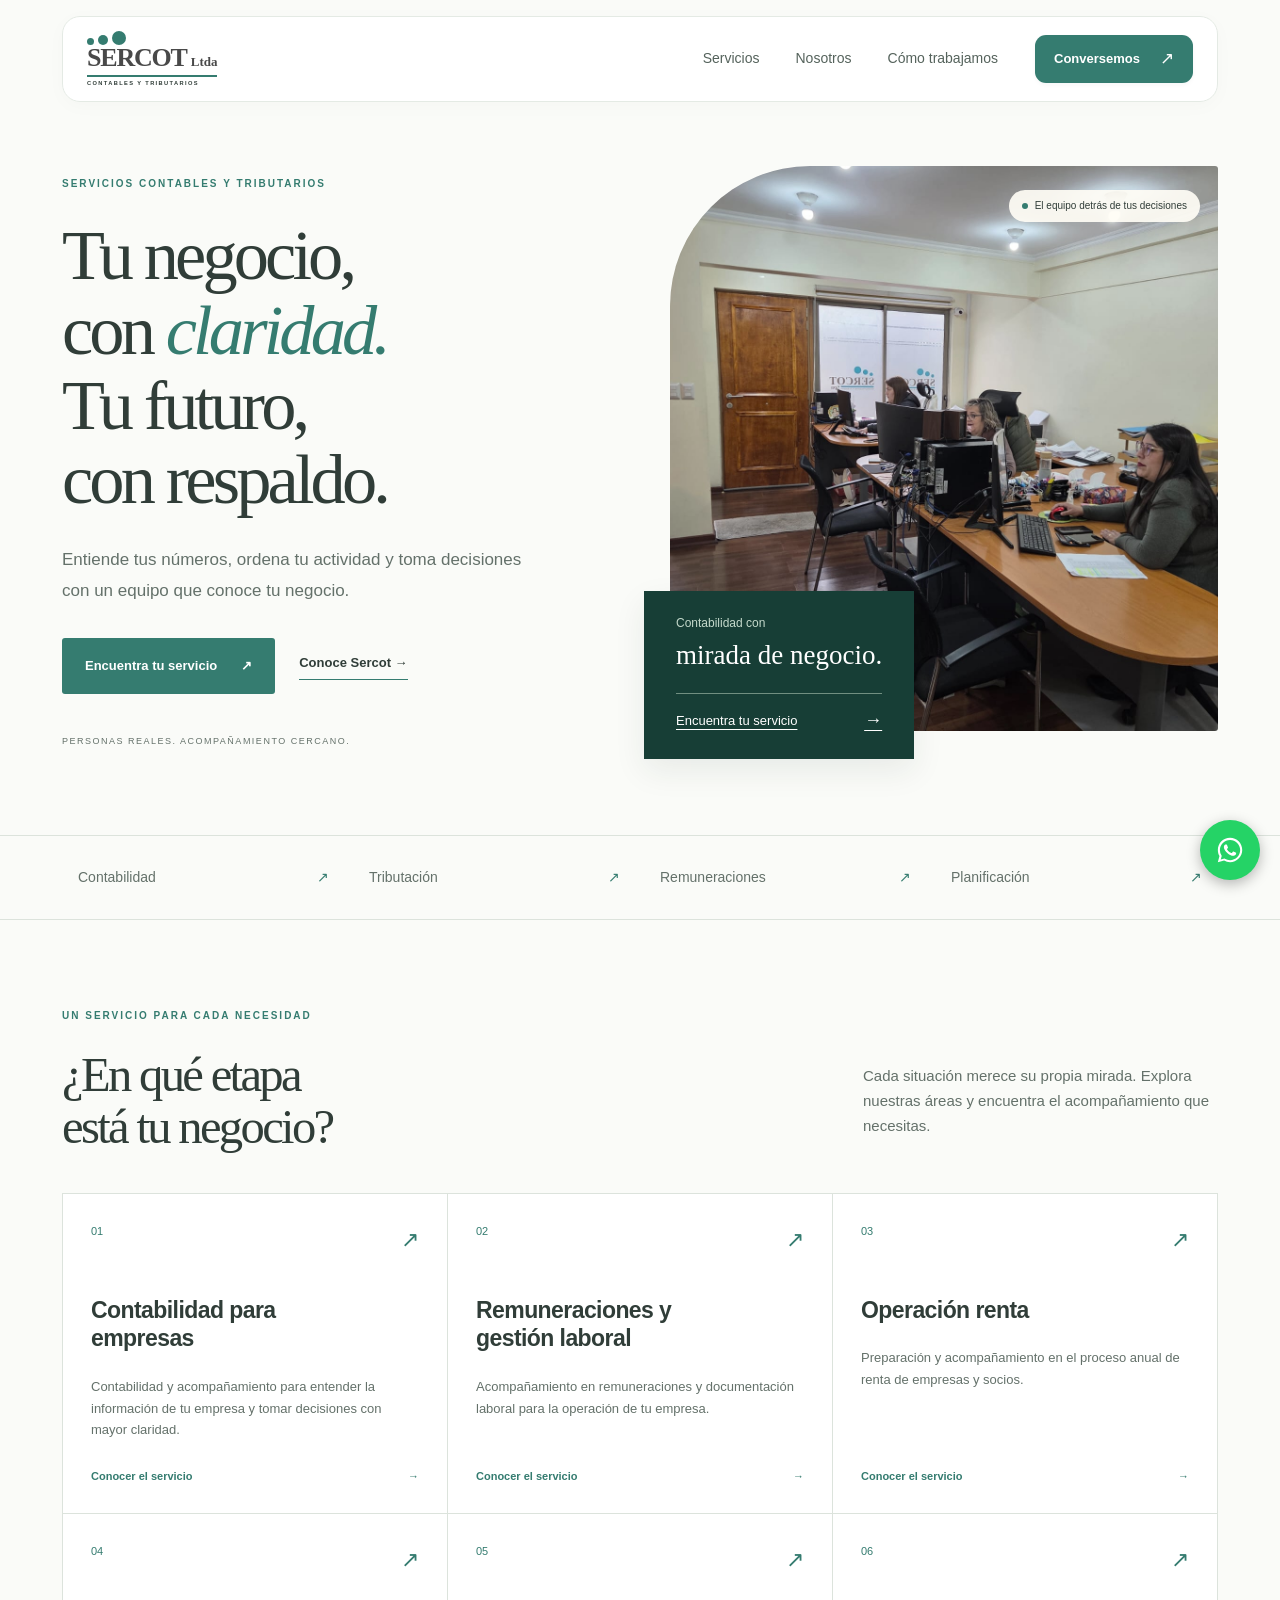
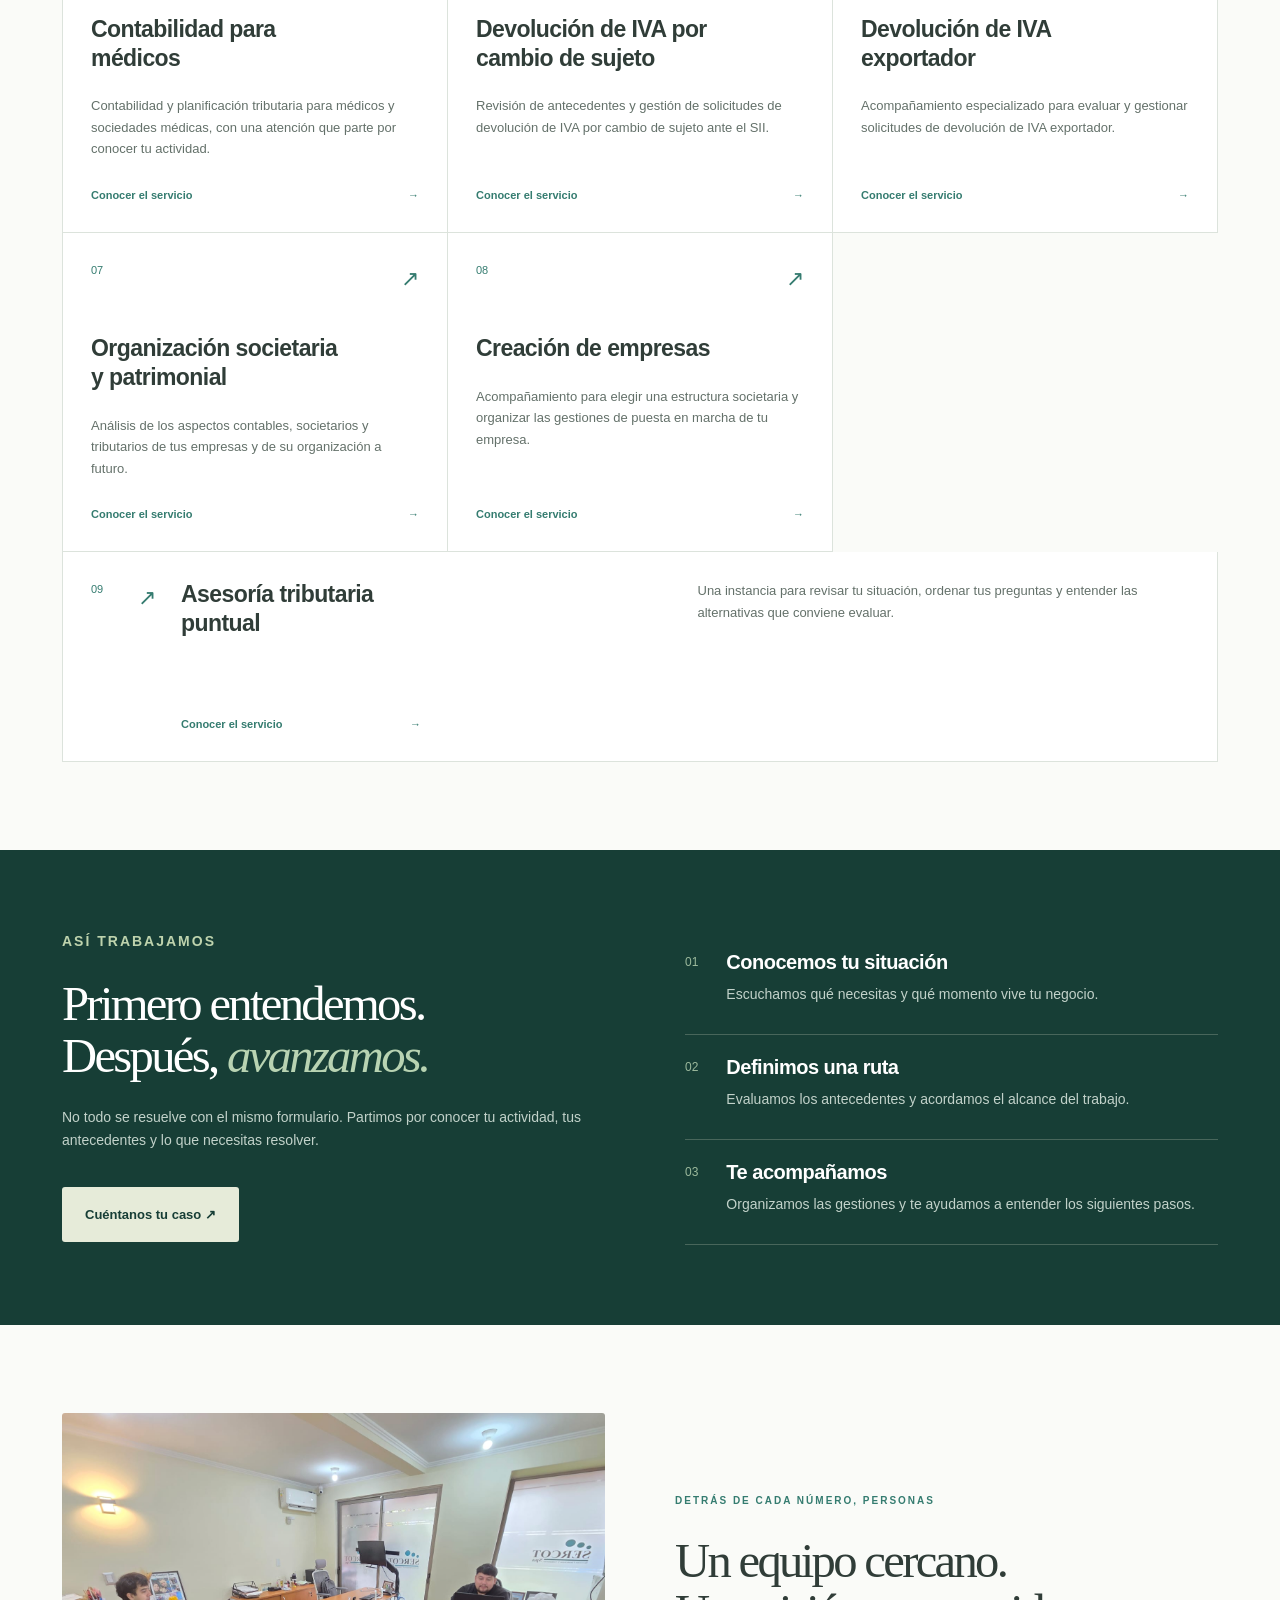
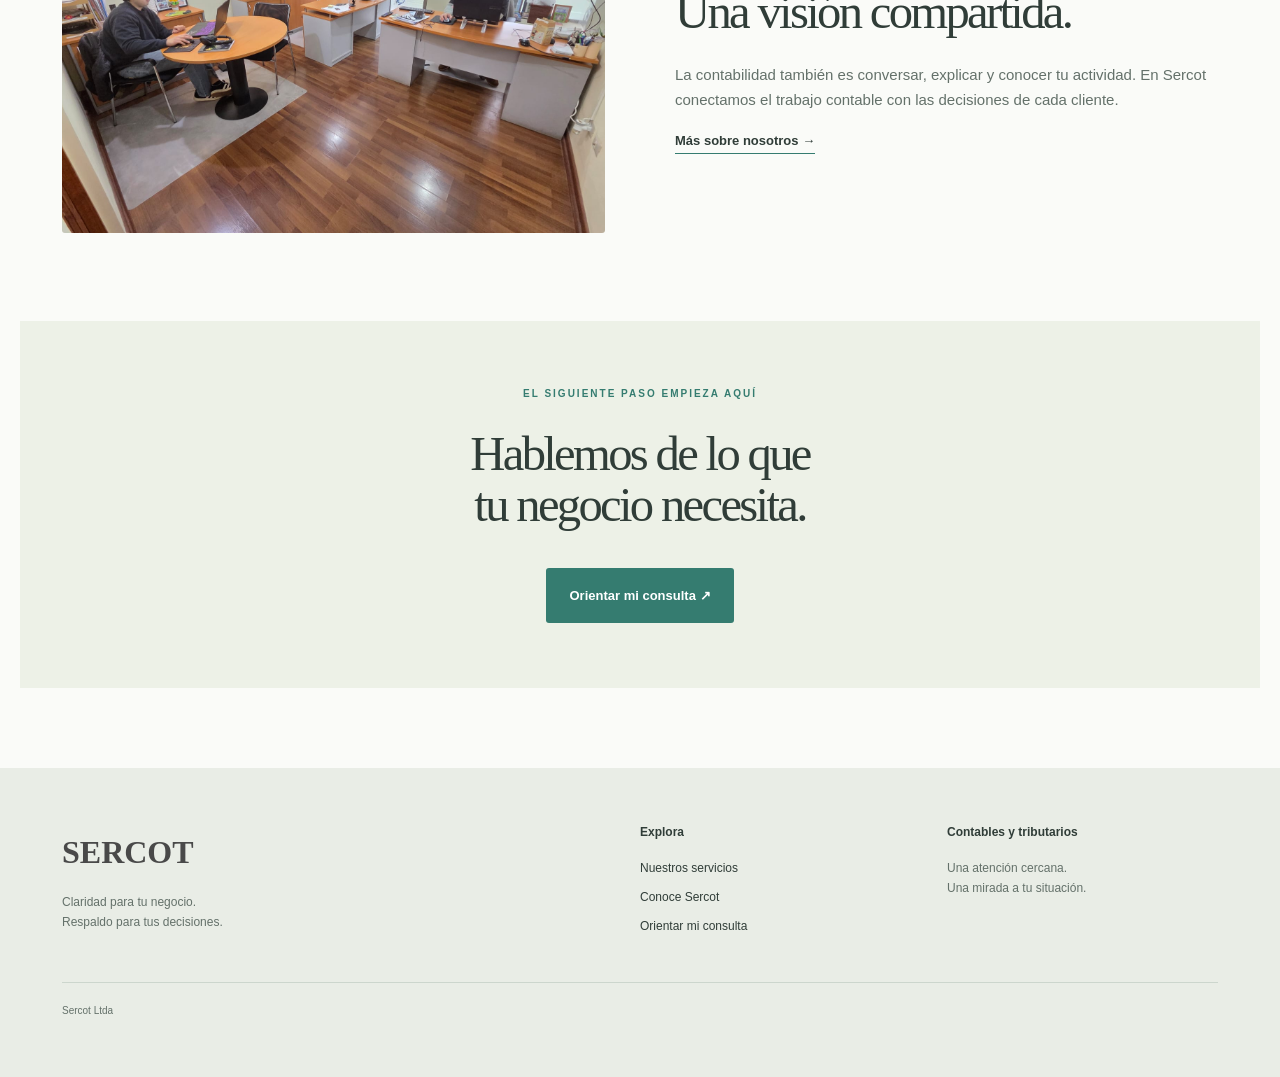
<file: web/index.html>
<!doctype html><html lang="es-CL"><head><meta charset="utf-8"><meta name="viewport" content="width=device-width,initial-scale=1"><meta name="robots" content="index,follow"><link rel="canonical" href="https://sercot.cl/"><title>Servicios contables y tributarios | Sercot</title><meta name="description" content="Contabilidad, remuneraciones, renta, planificación societaria y devoluciones de IVA. Conoce los servicios de Sercot."><meta name="theme-color" content="#357c70"><link rel="stylesheet" href="assets/style.css?v=16"><script src="assets/app.js?v=13" defer></script></head><body>
<a class="skip" href="#contenido">Saltar al contenido</a>
<header><a class="brand" href="index.html" aria-label="Sercot, inicio"><span class="brand-dots" aria-hidden="true"><i></i><i></i><i></i></span><strong>SERCOT<span>Ltda</span></strong><small>CONTABLES Y TRIBUTARIOS</small></a><button class="menu-toggle" aria-expanded="false" aria-controls="navigation">Menú <span>☰</span></button><nav id="navigation" aria-label="Navegación principal"><a href="servicios/index.html">Servicios</a><a href="nosotros.html">Nosotros</a><a href="index.html#como-trabajamos">Cómo trabajamos</a><a class="button small" href="contacto.html">Conversemos <span aria-hidden="true">↗</span></a></nav></header>
<main id="contenido"><section class="hero wrap"><div class="hero-copy"><p class="eyebrow">SERVICIOS CONTABLES Y TRIBUTARIOS</p><h1>Tu negocio,<br>con <em>claridad.</em><br>Tu futuro,<br>con respaldo.</h1><p class="lead">Entiende tus números, ordena tu actividad y toma decisiones con un equipo que conoce tu negocio.</p><div class="actions"><a class="button" href="servicios/index.html">Encuentra tu servicio <span>↗</span></a><a class="text-link" href="nosotros.html">Conoce Sercot →</a></div><p class="hero-foot">PERSONAS REALES. ACOMPAÑAMIENTO CERCANO.</p></div><div class="hero-visual"><img src="assets/oficina.jpeg" alt="Espacio de trabajo del equipo de Sercot" width="1200" height="1600" fetchpriority="high"><div class="image-label"><span class="dot"></span> El equipo detrás de tus decisiones</div><div class="visual-note"><span>Contabilidad con</span><strong>mirada de negocio.</strong><a class="visual-note-link" href="servicios/index.html">Encuentra tu servicio <span aria-hidden="true">→</span></a></div></div></section>
<nav class="value-strip" aria-label="Áreas de servicio"><a href="servicios/index.html#contabilidad">Contabilidad <span aria-hidden="true">↗</span></a><a href="servicios/index.html#tributacion">Tributación <span aria-hidden="true">↗</span></a><a href="servicios/index.html#remuneraciones">Remuneraciones <span aria-hidden="true">↗</span></a><a href="servicios/index.html#planificacion">Planificación <span aria-hidden="true">↗</span></a></nav>
<section class="wrap section" id="servicios"><div class="section-head"><div><p class="eyebrow">UN SERVICIO PARA CADA NECESIDAD</p><h2>¿En qué etapa<br>está tu negocio?</h2></div><p>Cada situación merece su propia mirada. Explora nuestras áreas y encuentra el acompañamiento que necesitas.</p></div><div class="service-grid"><a class="service-card" href="servicios/contabilidad-empresas.html"><span class="card-num">01 <span>↗</span></span><h3>Contabilidad para empresas</h3><p>Contabilidad y acompañamiento para entender la información de tu empresa y tomar decisiones con mayor claridad.</p><span class="card-link">Conocer el servicio <span>→</span></span></a><a class="service-card" href="servicios/remuneraciones.html"><span class="card-num">02 <span>↗</span></span><h3>Remuneraciones y gestión laboral</h3><p>Acompañamiento en remuneraciones y documentación laboral para la operación de tu empresa.</p><span class="card-link">Conocer el servicio <span>→</span></span></a><a class="service-card" href="servicios/operacion-renta.html"><span class="card-num">03 <span>↗</span></span><h3>Operación renta</h3><p>Preparación y acompañamiento en el proceso anual de renta de empresas y socios.</p><span class="card-link">Conocer el servicio <span>→</span></span></a><a class="service-card" href="servicios/contabilidad-medicos.html"><span class="card-num">04 <span>↗</span></span><h3>Contabilidad para médicos</h3><p>Contabilidad y planificación tributaria para médicos y sociedades médicas, con una atención que parte por conocer tu actividad.</p><span class="card-link">Conocer el servicio <span>→</span></span></a><a class="service-card" href="servicios/devolucion-iva-cambio-sujeto.html"><span class="card-num">05 <span>↗</span></span><h3>Devolución de IVA por cambio de sujeto</h3><p>Revisión de antecedentes y gestión de solicitudes de devolución de IVA por cambio de sujeto ante el SII.</p><span class="card-link">Conocer el servicio <span>→</span></span></a><a class="service-card" href="servicios/devolucion-iva-exportador.html"><span class="card-num">06 <span>↗</span></span><h3>Devolución de IVA exportador</h3><p>Acompañamiento especializado para evaluar y gestionar solicitudes de devolución de IVA exportador.</p><span class="card-link">Conocer el servicio <span>→</span></span></a><a class="service-card" href="servicios/organizacion-societaria.html"><span class="card-num">07 <span>↗</span></span><h3>Organización societaria y patrimonial</h3><p>Análisis de los aspectos contables, societarios y tributarios de tus empresas y de su organización a futuro.</p><span class="card-link">Conocer el servicio <span>→</span></span></a><a class="service-card" href="servicios/creacion-empresas.html"><span class="card-num">08 <span>↗</span></span><h3>Creación de empresas</h3><p>Acompañamiento para elegir una estructura societaria y organizar las gestiones de puesta en marcha de tu empresa.</p><span class="card-link">Conocer el servicio <span>→</span></span></a><a class="service-card" href="servicios/asesoria-tributaria.html"><span class="card-num">09 <span>↗</span></span><h3>Asesoría tributaria puntual</h3><p>Una instancia para revisar tu situación, ordenar tus preguntas y entender las alternativas que conviene evaluar.</p><span class="card-link">Conocer el servicio <span>→</span></span></a></div></section>
<section class="approach" id="como-trabajamos"><div class="wrap approach-grid"><div><p class="eyebrow">ASÍ TRABAJAMOS</p><h2>Primero entendemos.<br>Después, <em>avanzamos.</em></h2><p>No todo se resuelve con el mismo formulario. Partimos por conocer tu actividad, tus antecedentes y lo que necesitas resolver.</p><a class="button light" href="contacto.html">Cuéntanos tu caso ↗</a></div><ol class="steps"><li><span>01</span><div><h3>Conocemos tu situación</h3><p>Escuchamos qué necesitas y qué momento vive tu negocio.</p></div></li><li><span>02</span><div><h3>Definimos una ruta</h3><p>Evaluamos los antecedentes y acordamos el alcance del trabajo.</p></div></li><li><span>03</span><div><h3>Te acompañamos</h3><p>Organizamos las gestiones y te ayudamos a entender los siguientes pasos.</p></div></li></ol></div></section>
<section class="wrap section about-teaser"><img src="assets/equipo.jpeg" alt="Oficina y equipo de Sercot trabajando" width="1200" height="900" loading="lazy"><div><p class="eyebrow">DETRÁS DE CADA NÚMERO, PERSONAS</p><h2>Un equipo cercano.<br>Una visión compartida.</h2><p>La contabilidad también es conversar, explicar y conocer tu actividad. En Sercot conectamos el trabajo contable con las decisiones de cada cliente.</p><a class="text-link" href="nosotros.html">Más sobre nosotros →</a></div></section>
<section class="closing wrap"><p class="eyebrow">EL SIGUIENTE PASO EMPIEZA AQUÍ</p><h2>Hablemos de lo que<br>tu negocio necesita.</h2><a class="button" href="contacto.html">Orientar mi consulta ↗</a></section></main><footer><div><span class="footer-brand">SERCOT</span><p>Claridad para tu negocio.<br>Respaldo para tus decisiones.</p></div><div><h2>Explora</h2><a href="servicios/index.html">Nuestros servicios</a><a href="nosotros.html">Conoce Sercot</a><a href="contacto.html">Orientar mi consulta</a></div><div><h2>Contables y tributarios</h2><p>Una atención cercana.<br>Una mirada a tu situación.</p></div><div class="footer-bottom">Sercot Ltda</div></footer><a class="whatsapp-float" href="https://wa.me/56973082614?text=Hola%2C%20quiero%20consultar%20con%20Sercot" target="_blank" rel="noopener" aria-label="Escríbenos por WhatsApp"><svg viewBox="0 0 32 32" width="30" height="30" aria-hidden="true" focusable="false"><path fill="currentColor" d="M16.04 3C8.86 3 3.03 8.82 3.03 16c0 2.29.6 4.53 1.74 6.5L3 29l6.68-1.75A13 13 0 0 0 16.04 29C23.22 29 29.05 23.18 29.05 16S23.22 3 16.04 3Zm0 23.8c-1.95 0-3.86-.53-5.53-1.52l-.4-.24-3.96 1.04 1.06-3.86-.26-.4A10.77 10.77 0 0 1 5.24 16c0-5.96 4.85-10.8 10.8-10.8 5.96 0 10.8 4.84 10.8 10.8 0 5.95-4.84 10.8-10.8 10.8Zm5.92-8.08c-.32-.16-1.92-.95-2.22-1.06-.3-.1-.51-.16-.73.16-.22.32-.84 1.06-1.03 1.28-.19.21-.38.24-.7.08-.32-.16-1.37-.5-2.6-1.6-.96-.86-1.6-1.91-1.8-2.23-.19-.32-.02-.5.14-.66.15-.14.32-.38.48-.57.16-.19.21-.32.32-.54.1-.21.05-.4-.03-.56-.08-.16-.73-1.76-1-2.4-.26-.63-.53-.54-.73-.55h-.62c-.21 0-.56.08-.85.4-.29.32-1.12 1.1-1.12 2.68s1.15 3.1 1.31 3.32c.16.21 2.27 3.46 5.5 4.85.77.33 1.37.53 1.84.68.77.24 1.47.21 2.03.13.62-.09 1.92-.78 2.19-1.54.27-.75.27-1.4.19-1.54-.08-.13-.29-.21-.61-.37Z"/></svg></a></body></html>
</file>
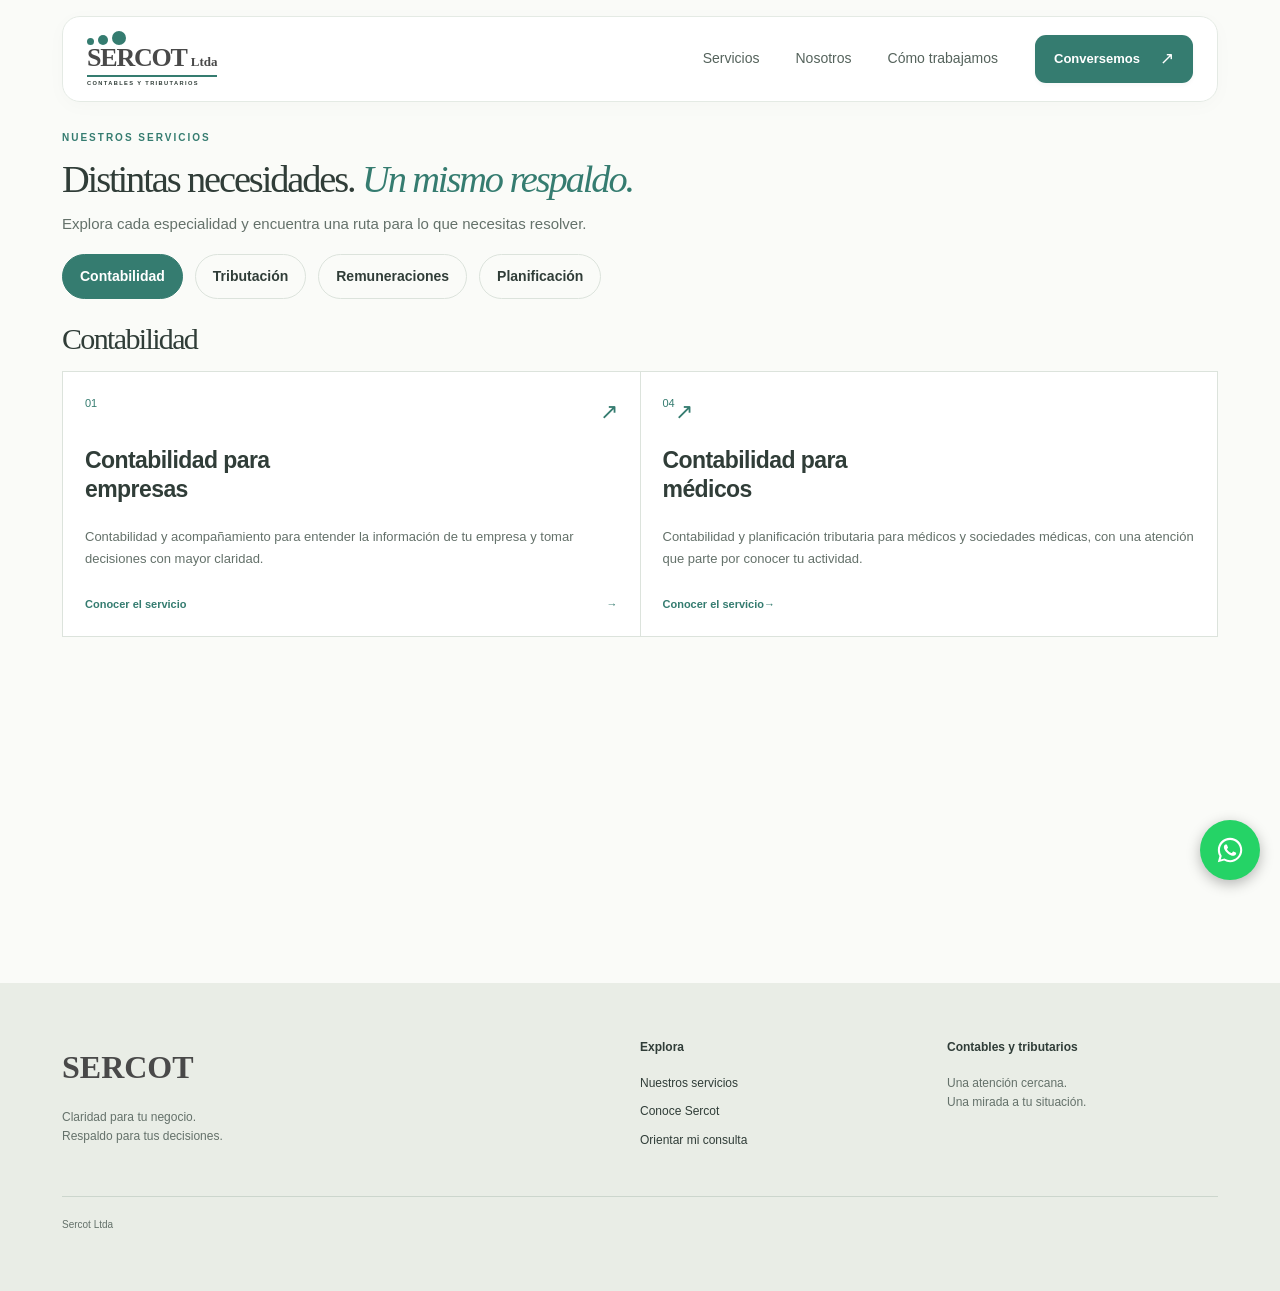
<file: web/servicios/index.html>
<!doctype html><html lang="es-CL"><head><meta charset="utf-8"><meta name="viewport" content="width=device-width,initial-scale=1"><meta name="robots" content="index,follow"><link rel="canonical" href="https://sercot.cl/servicios/"><title>Servicios | Sercot</title><meta name="description" content="Explora los servicios contables y tributarios de Sercot para empresas, médicos y negocios de reciclaje."><meta name="theme-color" content="#357c70"><link rel="stylesheet" href="../assets/style.css?v=16"><script src="../assets/app.js?v=13" defer></script></head><body>
<a class="skip" href="#contenido">Saltar al contenido</a>
<header><a class="brand" href="../index.html" aria-label="Sercot, inicio"><span class="brand-dots" aria-hidden="true"><i></i><i></i><i></i></span><strong>SERCOT<span>Ltda</span></strong><small>CONTABLES Y TRIBUTARIOS</small></a><button class="menu-toggle" aria-expanded="false" aria-controls="navigation">Menú <span>☰</span></button><nav id="navigation" aria-label="Navegación principal"><a href="../servicios/index.html">Servicios</a><a href="../nosotros.html">Nosotros</a><a href="../index.html#como-trabajamos">Cómo trabajamos</a><a class="button small" href="../contacto.html">Conversemos <span aria-hidden="true">↗</span></a></nav></header>
<main id="contenido"><section class="wrap section catalog-intro"><p class="eyebrow">NUESTROS SERVICIOS</p><h1>Distintas necesidades.<br><em>Un mismo respaldo.</em></h1><p class="lead narrow">Explora cada especialidad y encuentra una ruta para lo que necesitas resolver.</p><nav class="category-links" aria-label="Explorar por área"><a href="#contabilidad">Contabilidad</a><a href="#tributacion">Tributación</a><a href="#remuneraciones">Remuneraciones</a><a href="#planificacion">Planificación</a></nav></section><section class="wrap category-section" id="contabilidad"><h2>Contabilidad</h2><div class="service-grid"><a class="service-card" href="contabilidad-empresas.html"><span class="card-num">01 <span>↗</span></span><h3>Contabilidad para empresas</h3><p>Contabilidad y acompañamiento para entender la información de tu empresa y tomar decisiones con mayor claridad.</p><span class="card-link">Conocer el servicio <span>→</span></span></a><a class="service-card" href="contabilidad-medicos.html"><span class="card-num">04 <span>↗</span></span><h3>Contabilidad para médicos</h3><p>Contabilidad y planificación tributaria para médicos y sociedades médicas, con una atención que parte por conocer tu actividad.</p><span class="card-link">Conocer el servicio <span>→</span></span></a></div></section><section class="wrap category-section" id="tributacion"><h2>Tributación</h2><div class="service-grid"><a class="service-card" href="operacion-renta.html"><span class="card-num">03 <span>↗</span></span><h3>Operación renta</h3><p>Preparación y acompañamiento en el proceso anual de renta de empresas y socios.</p><span class="card-link">Conocer el servicio <span>→</span></span></a><a class="service-card" href="devolucion-iva-cambio-sujeto.html"><span class="card-num">05 <span>↗</span></span><h3>Devolución de IVA por cambio de sujeto</h3><p>Revisión de antecedentes y gestión de solicitudes de devolución de IVA por cambio de sujeto ante el SII.</p><span class="card-link">Conocer el servicio <span>→</span></span></a><a class="service-card" href="devolucion-iva-exportador.html"><span class="card-num">06 <span>↗</span></span><h3>Devolución de IVA exportador</h3><p>Acompañamiento especializado para evaluar y gestionar solicitudes de devolución de IVA exportador.</p><span class="card-link">Conocer el servicio <span>→</span></span></a><a class="service-card" href="asesoria-tributaria.html"><span class="card-num">09 <span>↗</span></span><h3>Asesoría tributaria puntual</h3><p>Una instancia para revisar tu situación, ordenar tus preguntas y entender las alternativas que conviene evaluar.</p><span class="card-link">Conocer el servicio <span>→</span></span></a></div></section><section class="wrap category-section" id="remuneraciones"><h2>Remuneraciones</h2><div class="service-grid"><a class="service-card" href="remuneraciones.html"><span class="card-num">02 <span>↗</span></span><h3>Remuneraciones y gestión laboral</h3><p>Acompañamiento en remuneraciones y documentación laboral para la operación de tu empresa.</p><span class="card-link">Conocer el servicio <span>→</span></span></a></div></section><section class="wrap category-section" id="planificacion"><h2>Planificación</h2><div class="service-grid"><a class="service-card" href="organizacion-societaria.html"><span class="card-num">07 <span>↗</span></span><h3>Organización societaria y patrimonial</h3><p>Análisis de los aspectos contables, societarios y tributarios de tus empresas y de su organización a futuro.</p><span class="card-link">Conocer el servicio <span>→</span></span></a><a class="service-card" href="creacion-empresas.html"><span class="card-num">08 <span>↗</span></span><h3>Creación de empresas</h3><p>Acompañamiento para elegir una estructura societaria y organizar las gestiones de puesta en marcha de tu empresa.</p><span class="card-link">Conocer el servicio <span>→</span></span></a><a class="service-card" href="asesoria-tributaria.html"><span class="card-num">09 <span>↗</span></span><h3>Asesoría tributaria puntual</h3><p>Una instancia para revisar tu situación, ordenar tus preguntas y entender las alternativas que conviene evaluar.</p><span class="card-link">Conocer el servicio <span>→</span></span></a></div></section></main><footer><div><span class="footer-brand">SERCOT</span><p>Claridad para tu negocio.<br>Respaldo para tus decisiones.</p></div><div><h2>Explora</h2><a href="../servicios/index.html">Nuestros servicios</a><a href="../nosotros.html">Conoce Sercot</a><a href="../contacto.html">Orientar mi consulta</a></div><div><h2>Contables y tributarios</h2><p>Una atención cercana.<br>Una mirada a tu situación.</p></div><div class="footer-bottom">Sercot Ltda</div></footer><a class="whatsapp-float" href="https://wa.me/56973082614?text=Hola%2C%20quiero%20consultar%20con%20Sercot" target="_blank" rel="noopener" aria-label="Escríbenos por WhatsApp"><svg viewBox="0 0 32 32" width="30" height="30" aria-hidden="true" focusable="false"><path fill="currentColor" d="M16.04 3C8.86 3 3.03 8.82 3.03 16c0 2.29.6 4.53 1.74 6.5L3 29l6.68-1.75A13 13 0 0 0 16.04 29C23.22 29 29.05 23.18 29.05 16S23.22 3 16.04 3Zm0 23.8c-1.95 0-3.86-.53-5.53-1.52l-.4-.24-3.96 1.04 1.06-3.86-.26-.4A10.77 10.77 0 0 1 5.24 16c0-5.96 4.85-10.8 10.8-10.8 5.96 0 10.8 4.84 10.8 10.8 0 5.95-4.84 10.8-10.8 10.8Zm5.92-8.08c-.32-.16-1.92-.95-2.22-1.06-.3-.1-.51-.16-.73.16-.22.32-.84 1.06-1.03 1.28-.19.21-.38.24-.7.08-.32-.16-1.37-.5-2.6-1.6-.96-.86-1.6-1.91-1.8-2.23-.19-.32-.02-.5.14-.66.15-.14.32-.38.48-.57.16-.19.21-.32.32-.54.1-.21.05-.4-.03-.56-.08-.16-.73-1.76-1-2.4-.26-.63-.53-.54-.73-.55h-.62c-.21 0-.56.08-.85.4-.29.32-1.12 1.1-1.12 2.68s1.15 3.1 1.31 3.32c.16.21 2.27 3.46 5.5 4.85.77.33 1.37.53 1.84.68.77.24 1.47.21 2.03.13.62-.09 1.92-.78 2.19-1.54.27-.75.27-1.4.19-1.54-.08-.13-.29-.21-.61-.37Z"/></svg></a></body></html>
</file>
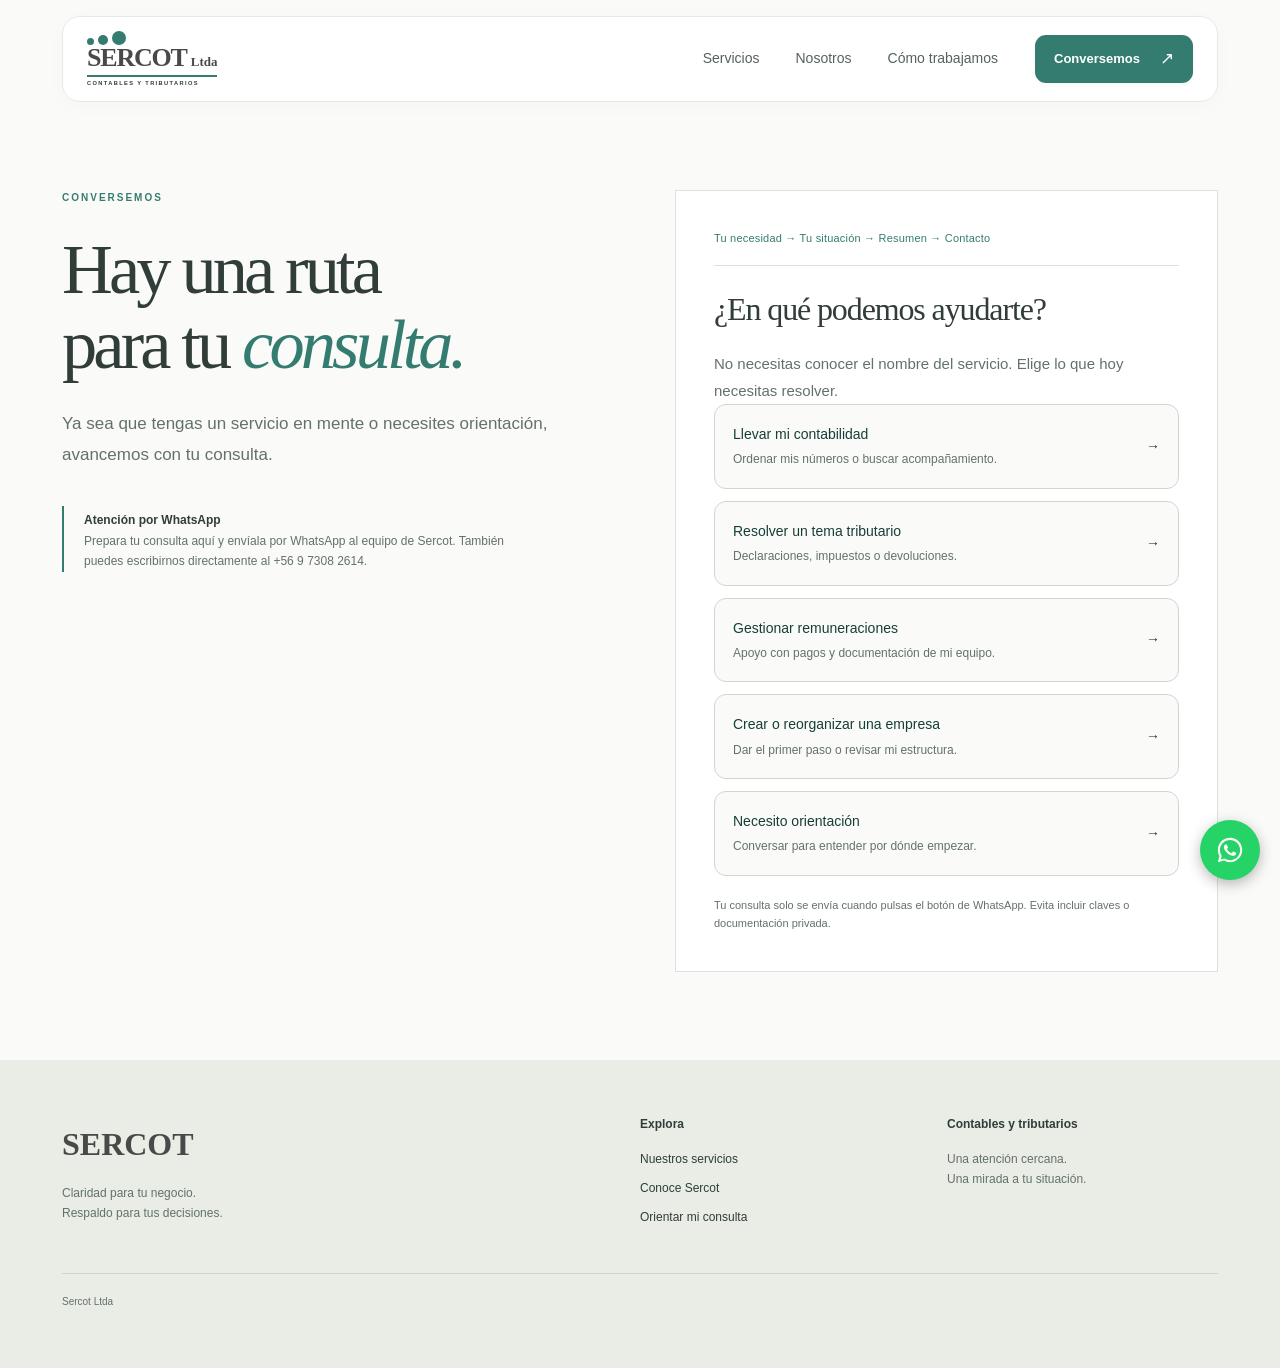
<file: web/contacto.html>
<!doctype html><html lang="es-CL"><head><meta charset="utf-8"><meta name="viewport" content="width=device-width,initial-scale=1"><meta name="robots" content="index,follow"><link rel="canonical" href="https://sercot.cl/contacto.html"><title>Contacto | Sercot</title><meta name="description" content="Encuentra el servicio de Sercot adecuado para tu consulta contable o tributaria."><meta name="theme-color" content="#357c70"><link rel="stylesheet" href="assets/style.css?v=16"><script src="assets/app.js?v=13" defer></script></head><body>
<a class="skip" href="#contenido">Saltar al contenido</a>
<header><a class="brand" href="index.html" aria-label="Sercot, inicio"><span class="brand-dots" aria-hidden="true"><i></i><i></i><i></i></span><strong>SERCOT<span>Ltda</span></strong><small>CONTABLES Y TRIBUTARIOS</small></a><button class="menu-toggle" aria-expanded="false" aria-controls="navigation">Menú <span>☰</span></button><nav id="navigation" aria-label="Navegación principal"><a href="servicios/index.html">Servicios</a><a href="nosotros.html">Nosotros</a><a href="index.html#como-trabajamos">Cómo trabajamos</a><a class="button small" href="contacto.html">Conversemos <span aria-hidden="true">↗</span></a></nav></header>
<main id="contenido"><section class="wrap section contact-grid"><div><p class="eyebrow">CONVERSEMOS</p><h1>Hay una ruta<br>para tu <em>consulta.</em></h1><p class="lead">Ya sea que tengas un servicio en mente o necesites orientación, avancemos con tu consulta.</p><div class="contact-note"><strong>Atención por WhatsApp</strong><p>Prepara tu consulta aquí y envíala por WhatsApp al equipo de Sercot. También puedes escribirnos directamente al +56 9 7308 2614.</p></div></div><div class="guide"><span class="guide-label">ORIENTA TU CONSULTA</span><h2>¿Qué necesitas resolver?</h2><label for="service-choice">Selecciona un servicio</label><select id="service-choice"><option value="">Elige una opción</option><option value="tema-tributario">Un tema tributario</option><option value="crear-organizar">Crear o reorganizar una empresa</option><option value="contabilidad-empresas">Contabilidad para empresas</option><option value="remuneraciones">Remuneraciones y gestión laboral</option><option value="operacion-renta">Operación renta</option><option value="contabilidad-medicos">Contabilidad para médicos</option><option value="devolucion-iva-cambio-sujeto">Devolución de IVA por cambio de sujeto</option><option value="devolucion-iva-exportador">Devolución de IVA exportador</option><option value="organizacion-societaria">Organización societaria y patrimonial</option><option value="creacion-empresas">Creación de empresas</option><option value="asesoria-tributaria">Asesoría tributaria puntual</option><option value="contabilidad-reciclaje">Contabilidad para empresas de reciclaje</option><option value="orientacion">Aún no sé qué servicio necesito</option></select><button class="button" id="guide-next" type="button">Continuar con mi consulta →</button><div id="guide-result" role="status" aria-live="polite"></div><p class="guide-foot">Tu consulta solo se envía cuando pulsas el botón de WhatsApp. Evita incluir claves o documentación privada.</p></div></section></main><footer><div><span class="footer-brand">SERCOT</span><p>Claridad para tu negocio.<br>Respaldo para tus decisiones.</p></div><div><h2>Explora</h2><a href="servicios/index.html">Nuestros servicios</a><a href="nosotros.html">Conoce Sercot</a><a href="contacto.html">Orientar mi consulta</a></div><div><h2>Contables y tributarios</h2><p>Una atención cercana.<br>Una mirada a tu situación.</p></div><div class="footer-bottom">Sercot Ltda</div></footer><a class="whatsapp-float" href="https://wa.me/56973082614?text=Hola%2C%20quiero%20consultar%20con%20Sercot" target="_blank" rel="noopener" aria-label="Escríbenos por WhatsApp"><svg viewBox="0 0 32 32" width="30" height="30" aria-hidden="true" focusable="false"><path fill="currentColor" d="M16.04 3C8.86 3 3.03 8.82 3.03 16c0 2.29.6 4.53 1.74 6.5L3 29l6.68-1.75A13 13 0 0 0 16.04 29C23.22 29 29.05 23.18 29.05 16S23.22 3 16.04 3Zm0 23.8c-1.95 0-3.86-.53-5.53-1.52l-.4-.24-3.96 1.04 1.06-3.86-.26-.4A10.77 10.77 0 0 1 5.24 16c0-5.96 4.85-10.8 10.8-10.8 5.96 0 10.8 4.84 10.8 10.8 0 5.95-4.84 10.8-10.8 10.8Zm5.92-8.08c-.32-.16-1.92-.95-2.22-1.06-.3-.1-.51-.16-.73.16-.22.32-.84 1.06-1.03 1.28-.19.21-.38.24-.7.08-.32-.16-1.37-.5-2.6-1.6-.96-.86-1.6-1.91-1.8-2.23-.19-.32-.02-.5.14-.66.15-.14.32-.38.48-.57.16-.19.21-.32.32-.54.1-.21.05-.4-.03-.56-.08-.16-.73-1.76-1-2.4-.26-.63-.53-.54-.73-.55h-.62c-.21 0-.56.08-.85.4-.29.32-1.12 1.1-1.12 2.68s1.15 3.1 1.31 3.32c.16.21 2.27 3.46 5.5 4.85.77.33 1.37.53 1.84.68.77.24 1.47.21 2.03.13.62-.09 1.92-.78 2.19-1.54.27-.75.27-1.4.19-1.54-.08-.13-.29-.21-.61-.37Z"/></svg></a></body></html>
</file>
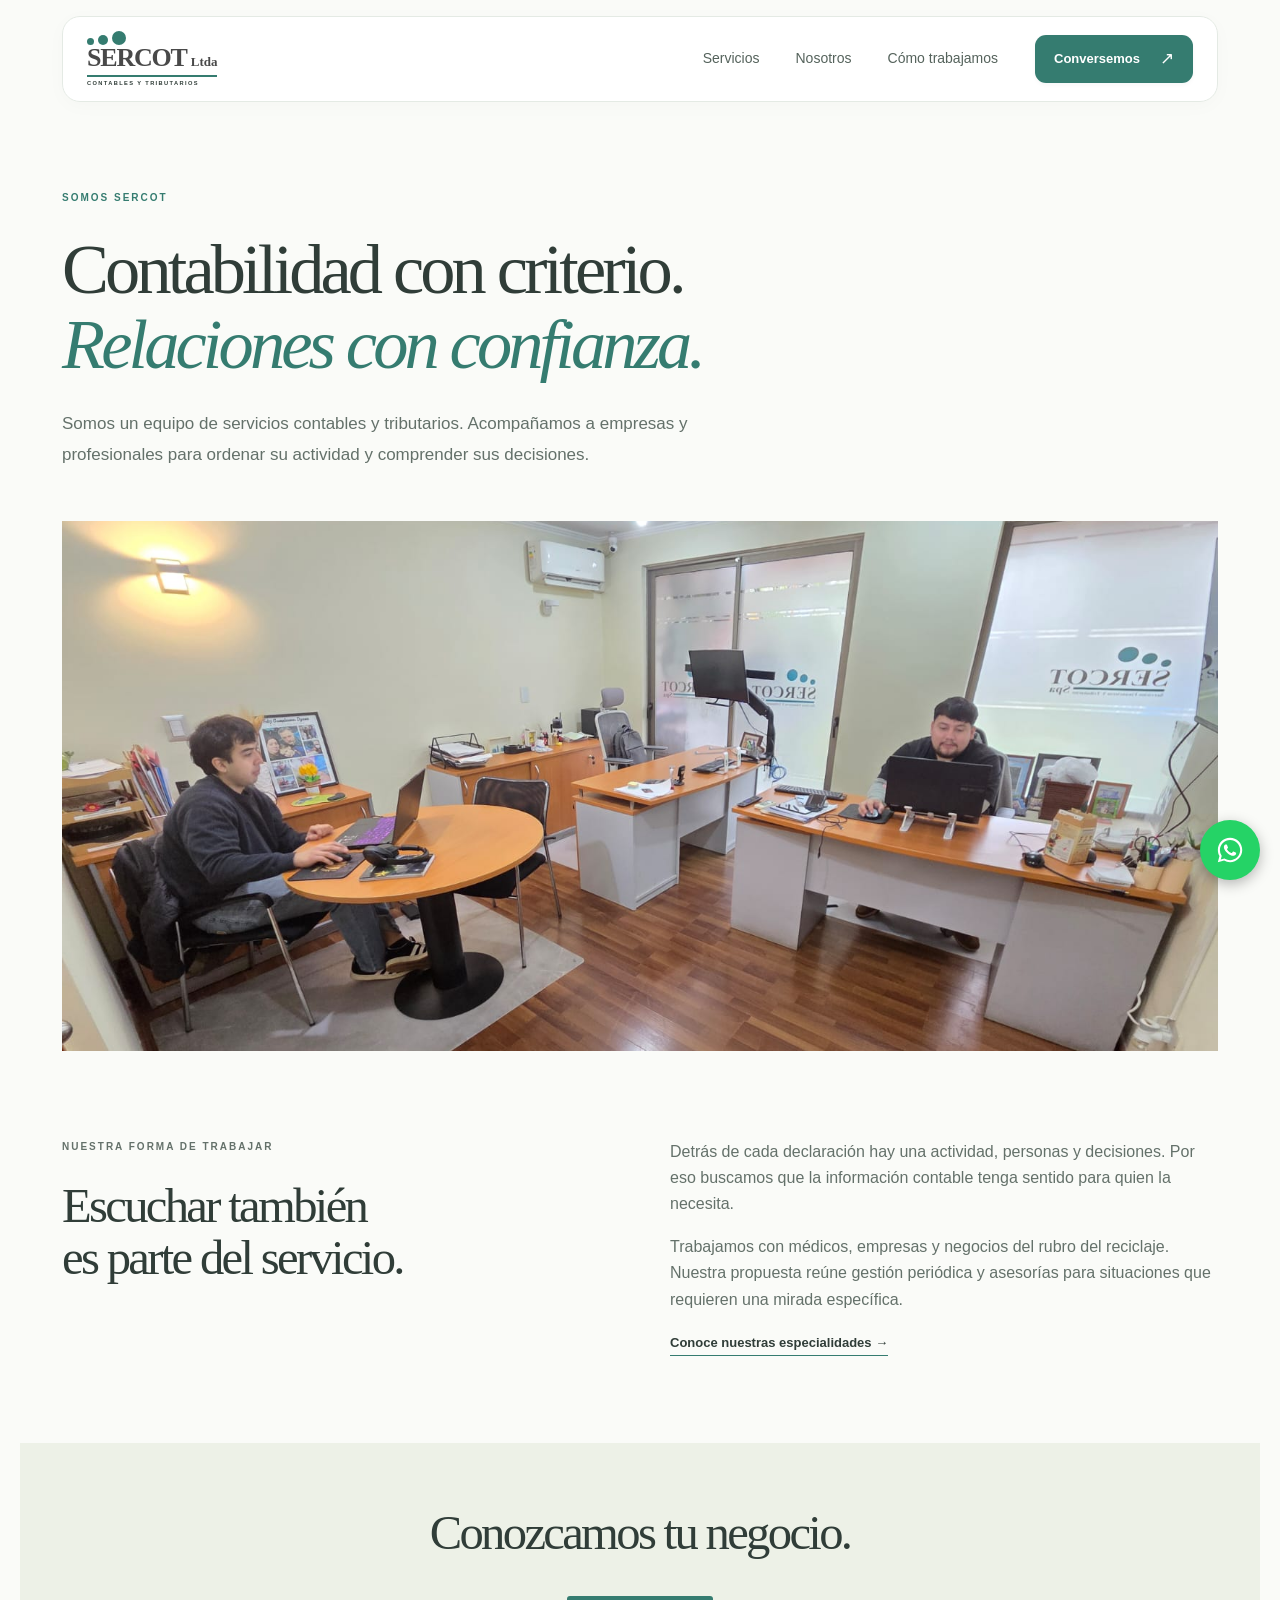
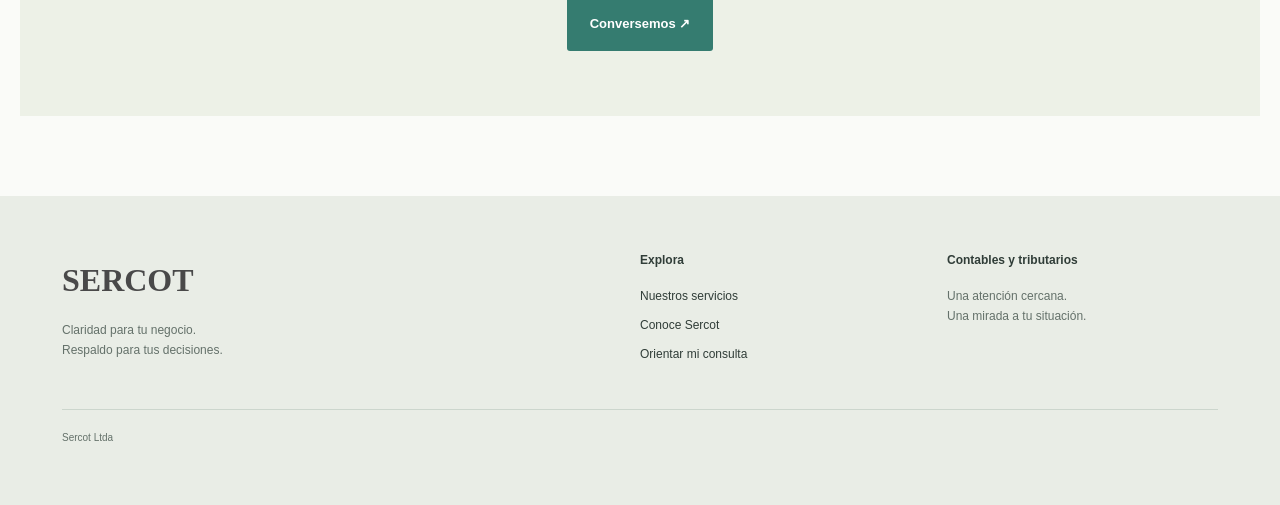
<file: web/nosotros.html>
<!doctype html><html lang="es-CL"><head><meta charset="utf-8"><meta name="viewport" content="width=device-width,initial-scale=1"><meta name="robots" content="index,follow"><link rel="canonical" href="https://sercot.cl/nosotros.html"><title>Nosotros | Sercot</title><meta name="description" content="Conoce el enfoque de Sercot: servicios contables y tributarios con acompañamiento cercano."><meta name="theme-color" content="#357c70"><link rel="stylesheet" href="assets/style.css?v=16"><script src="assets/app.js?v=13" defer></script></head><body>
<a class="skip" href="#contenido">Saltar al contenido</a>
<header><a class="brand" href="index.html" aria-label="Sercot, inicio"><span class="brand-dots" aria-hidden="true"><i></i><i></i><i></i></span><strong>SERCOT<span>Ltda</span></strong><small>CONTABLES Y TRIBUTARIOS</small></a><button class="menu-toggle" aria-expanded="false" aria-controls="navigation">Menú <span>☰</span></button><nav id="navigation" aria-label="Navegación principal"><a href="servicios/index.html">Servicios</a><a href="nosotros.html">Nosotros</a><a href="index.html#como-trabajamos">Cómo trabajamos</a><a class="button small" href="contacto.html">Conversemos <span aria-hidden="true">↗</span></a></nav></header>
<main id="contenido"><section class="wrap section"><p class="eyebrow">SOMOS SERCOT</p><h1>Contabilidad con criterio.<br><em>Relaciones con confianza.</em></h1><p class="lead narrow">Somos un equipo de servicios contables y tributarios. Acompañamos a empresas y profesionales para ordenar su actividad y comprender sus decisiones.</p><img class="about-wide" src="assets/equipo.jpeg" alt="Equipo de Sercot en su oficina" width="1200" height="900"></section><section class="wrap about-columns section"><div><p class="eyebrow">NUESTRA FORMA DE TRABAJAR</p><h2>Escuchar también<br>es parte del servicio.</h2></div><div><p>Detrás de cada declaración hay una actividad, personas y decisiones. Por eso buscamos que la información contable tenga sentido para quien la necesita.</p><p>Trabajamos con médicos, empresas y negocios del rubro del reciclaje. Nuestra propuesta reúne gestión periódica y asesorías para situaciones que requieren una mirada específica.</p><a class="text-link" href="servicios/index.html">Conoce nuestras especialidades →</a></div></section><section class="closing wrap"><h2>Conozcamos tu negocio.</h2><a class="button" href="contacto.html">Conversemos ↗</a></section></main><footer><div><span class="footer-brand">SERCOT</span><p>Claridad para tu negocio.<br>Respaldo para tus decisiones.</p></div><div><h2>Explora</h2><a href="servicios/index.html">Nuestros servicios</a><a href="nosotros.html">Conoce Sercot</a><a href="contacto.html">Orientar mi consulta</a></div><div><h2>Contables y tributarios</h2><p>Una atención cercana.<br>Una mirada a tu situación.</p></div><div class="footer-bottom">Sercot Ltda</div></footer><a class="whatsapp-float" href="https://wa.me/56973082614?text=Hola%2C%20quiero%20consultar%20con%20Sercot" target="_blank" rel="noopener" aria-label="Escríbenos por WhatsApp"><svg viewBox="0 0 32 32" width="30" height="30" aria-hidden="true" focusable="false"><path fill="currentColor" d="M16.04 3C8.86 3 3.03 8.82 3.03 16c0 2.29.6 4.53 1.74 6.5L3 29l6.68-1.75A13 13 0 0 0 16.04 29C23.22 29 29.05 23.18 29.05 16S23.22 3 16.04 3Zm0 23.8c-1.95 0-3.86-.53-5.53-1.52l-.4-.24-3.96 1.04 1.06-3.86-.26-.4A10.77 10.77 0 0 1 5.24 16c0-5.96 4.85-10.8 10.8-10.8 5.96 0 10.8 4.84 10.8 10.8 0 5.95-4.84 10.8-10.8 10.8Zm5.92-8.08c-.32-.16-1.92-.95-2.22-1.06-.3-.1-.51-.16-.73.16-.22.32-.84 1.06-1.03 1.28-.19.21-.38.24-.7.08-.32-.16-1.37-.5-2.6-1.6-.96-.86-1.6-1.91-1.8-2.23-.19-.32-.02-.5.14-.66.15-.14.32-.38.48-.57.16-.19.21-.32.32-.54.1-.21.05-.4-.03-.56-.08-.16-.73-1.76-1-2.4-.26-.63-.53-.54-.73-.55h-.62c-.21 0-.56.08-.85.4-.29.32-1.12 1.1-1.12 2.68s1.15 3.1 1.31 3.32c.16.21 2.27 3.46 5.5 4.85.77.33 1.37.53 1.84.68.77.24 1.47.21 2.03.13.62-.09 1.92-.78 2.19-1.54.27-.75.27-1.4.19-1.54-.08-.13-.29-.21-.61-.37Z"/></svg></a></body></html>
</file>
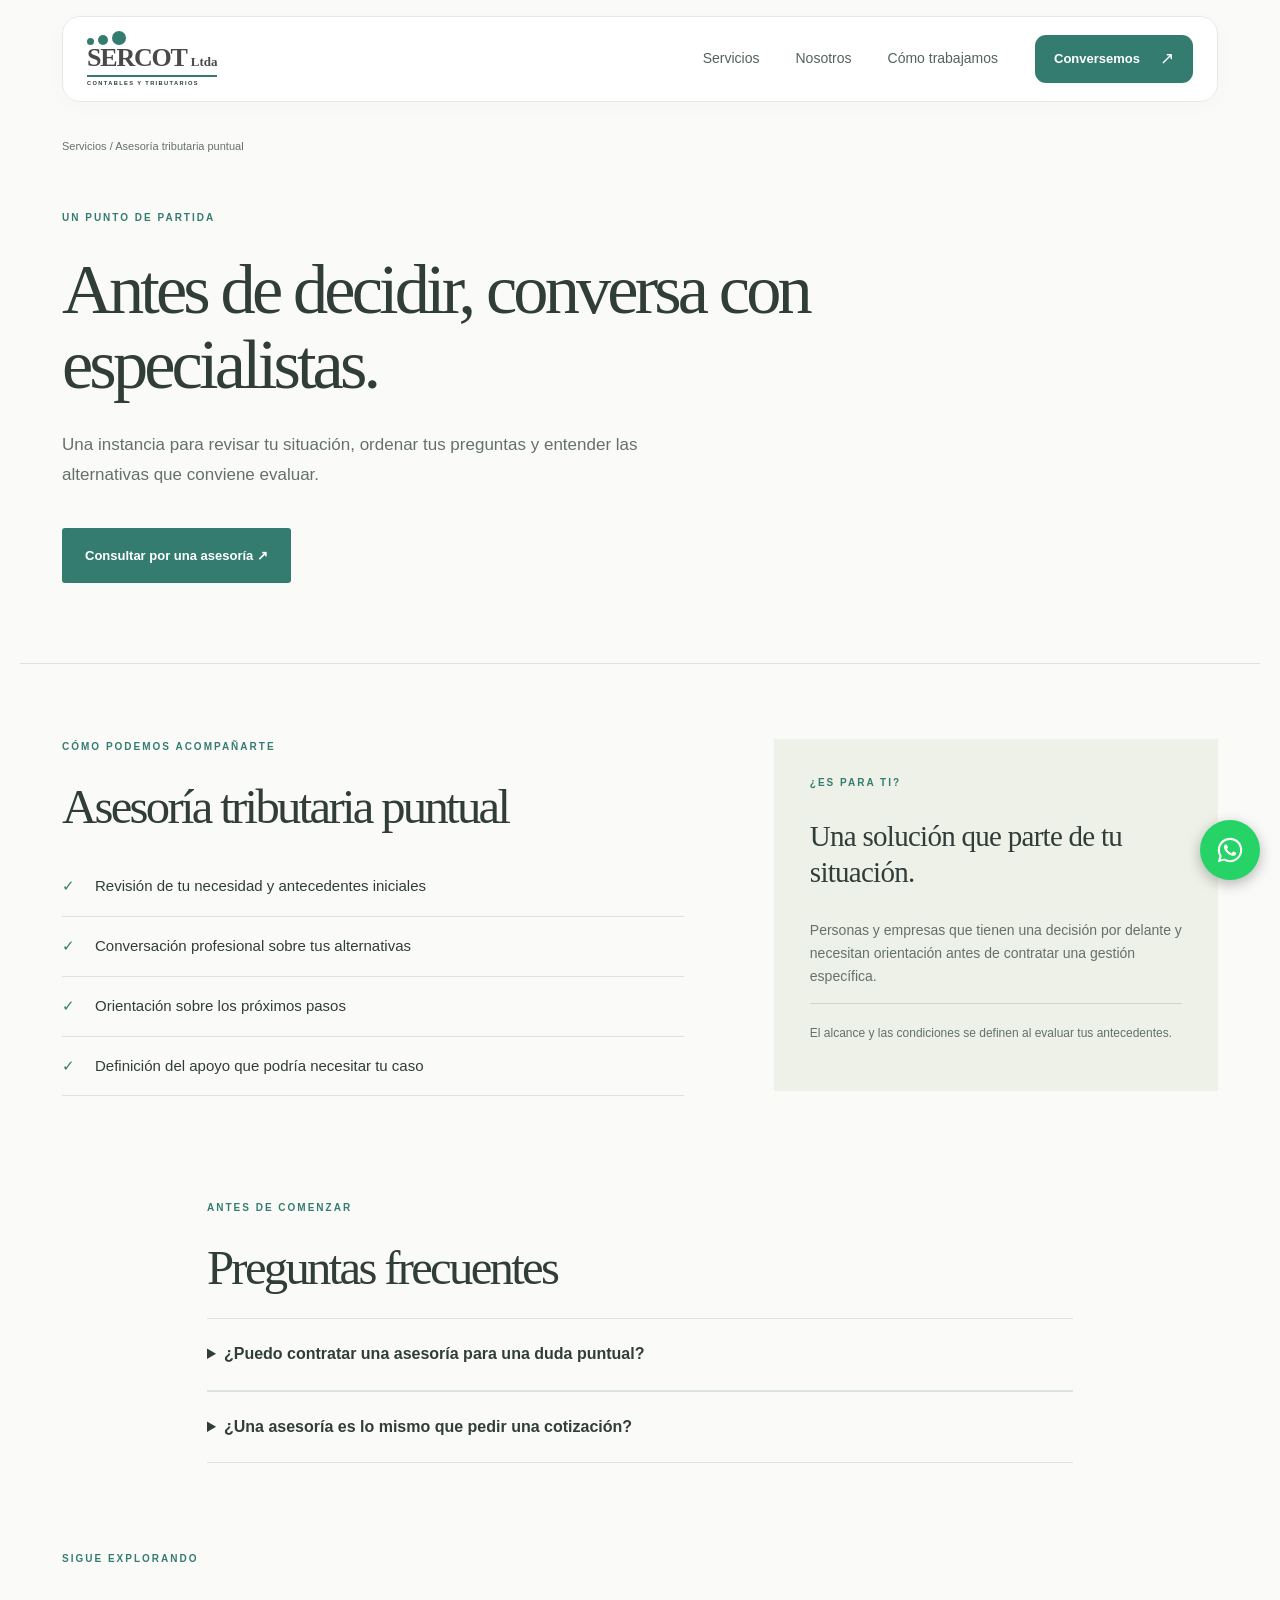
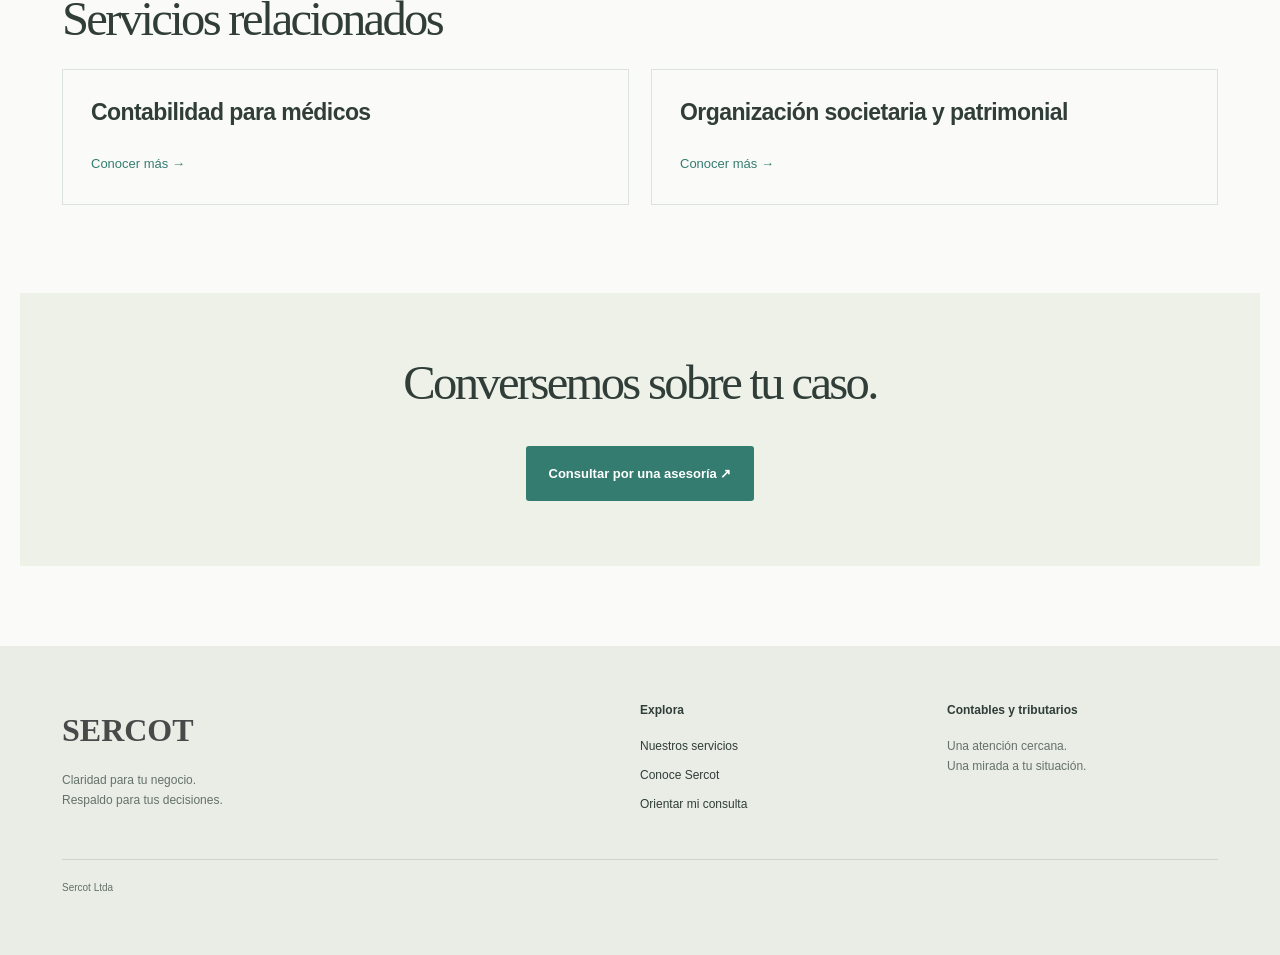
<file: web/servicios/asesoria-tributaria.html>
<!doctype html><html lang="es-CL"><head><meta charset="utf-8"><meta name="viewport" content="width=device-width,initial-scale=1"><meta name="robots" content="index,follow"><link rel="canonical" href="https://sercot.cl/servicios/asesoria-tributaria.html"><title>Asesoría tributaria puntual | Sercot</title><meta name="description" content="Una instancia para revisar tu situación, ordenar tus preguntas y entender las alternativas que conviene evaluar."><meta name="theme-color" content="#357c70"><link rel="stylesheet" href="../assets/style.css?v=16"><script src="../assets/app.js?v=13" defer></script></head><body>
<a class="skip" href="#contenido">Saltar al contenido</a>
<header><a class="brand" href="../index.html" aria-label="Sercot, inicio"><span class="brand-dots" aria-hidden="true"><i></i><i></i><i></i></span><strong>SERCOT<span>Ltda</span></strong><small>CONTABLES Y TRIBUTARIOS</small></a><button class="menu-toggle" aria-expanded="false" aria-controls="navigation">Menú <span>☰</span></button><nav id="navigation" aria-label="Navegación principal"><a href="../servicios/index.html">Servicios</a><a href="../nosotros.html">Nosotros</a><a href="../index.html#como-trabajamos">Cómo trabajamos</a><a class="button small" href="../contacto.html">Conversemos <span aria-hidden="true">↗</span></a></nav></header>
<main id="contenido"><section class="service-hero wrap"><a class="breadcrumb" href="index.html">Servicios / Asesoría tributaria puntual</a><p class="eyebrow">UN PUNTO DE PARTIDA</p><h1>Antes de decidir, conversa con especialistas.</h1><p class="lead">Una instancia para revisar tu situación, ordenar tus preguntas y entender las alternativas que conviene evaluar.</p><a class="button" href="../contacto.html?servicio=asesoria-tributaria">Consultar por una asesoría ↗</a></section><section class="wrap service-details"><div><p class="eyebrow">CÓMO PODEMOS ACOMPAÑARTE</p><h2>Asesoría tributaria puntual</h2><ul class="checklist"><li><span>✓</span>Revisión de tu necesidad y antecedentes iniciales</li><li><span>✓</span>Conversación profesional sobre tus alternativas</li><li><span>✓</span>Orientación sobre los próximos pasos</li><li><span>✓</span>Definición del apoyo que podría necesitar tu caso</li></ul></div><aside><p class="eyebrow">¿ES PARA TI?</p><h3>Una solución que parte de tu situación.</h3><p>Personas y empresas que tienen una decisión por delante y necesitan orientación antes de contratar una gestión específica.</p><p class="aside-note">El alcance y las condiciones se definen al evaluar tus antecedentes.</p></aside></section><section class="wrap faq section"><p class="eyebrow">ANTES DE COMENZAR</p><h2>Preguntas frecuentes</h2><details><summary>¿Puedo contratar una asesoría para una duda puntual?</summary><p>Sí. La asesoría permite revisar tu situación y conversar sobre alternativas y próximos pasos; sus condiciones se informan antes de acordarla.</p></details><details><summary>¿Una asesoría es lo mismo que pedir una cotización?</summary><p>La asesoría analiza una situación. La cotización define alcance y condiciones de un trabajo solicitado.</p></details></section><section class="wrap section related"><p class="eyebrow">SIGUE EXPLORANDO</p><h2>Servicios relacionados</h2><div class="related-grid"><a href="contabilidad-medicos.html"><h3>Contabilidad para médicos</h3><span>Conocer más →</span></a><a href="organizacion-societaria.html"><h3>Organización societaria y patrimonial</h3><span>Conocer más →</span></a></div></section><section class="closing wrap"><h2>Conversemos sobre tu caso.</h2><a class="button" href="../contacto.html?servicio=asesoria-tributaria">Consultar por una asesoría ↗</a></section></main><footer><div><span class="footer-brand">SERCOT</span><p>Claridad para tu negocio.<br>Respaldo para tus decisiones.</p></div><div><h2>Explora</h2><a href="../servicios/index.html">Nuestros servicios</a><a href="../nosotros.html">Conoce Sercot</a><a href="../contacto.html">Orientar mi consulta</a></div><div><h2>Contables y tributarios</h2><p>Una atención cercana.<br>Una mirada a tu situación.</p></div><div class="footer-bottom">Sercot Ltda</div></footer><a class="whatsapp-float" href="https://wa.me/56973082614?text=Hola%2C%20quiero%20consultar%20con%20Sercot" target="_blank" rel="noopener" aria-label="Escríbenos por WhatsApp"><svg viewBox="0 0 32 32" width="30" height="30" aria-hidden="true" focusable="false"><path fill="currentColor" d="M16.04 3C8.86 3 3.03 8.82 3.03 16c0 2.29.6 4.53 1.74 6.5L3 29l6.68-1.75A13 13 0 0 0 16.04 29C23.22 29 29.05 23.18 29.05 16S23.22 3 16.04 3Zm0 23.8c-1.95 0-3.86-.53-5.53-1.52l-.4-.24-3.96 1.04 1.06-3.86-.26-.4A10.77 10.77 0 0 1 5.24 16c0-5.96 4.85-10.8 10.8-10.8 5.96 0 10.8 4.84 10.8 10.8 0 5.95-4.84 10.8-10.8 10.8Zm5.92-8.08c-.32-.16-1.92-.95-2.22-1.06-.3-.1-.51-.16-.73.16-.22.32-.84 1.06-1.03 1.28-.19.21-.38.24-.7.08-.32-.16-1.37-.5-2.6-1.6-.96-.86-1.6-1.91-1.8-2.23-.19-.32-.02-.5.14-.66.15-.14.32-.38.48-.57.16-.19.21-.32.32-.54.1-.21.05-.4-.03-.56-.08-.16-.73-1.76-1-2.4-.26-.63-.53-.54-.73-.55h-.62c-.21 0-.56.08-.85.4-.29.32-1.12 1.1-1.12 2.68s1.15 3.1 1.31 3.32c.16.21 2.27 3.46 5.5 4.85.77.33 1.37.53 1.84.68.77.24 1.47.21 2.03.13.62-.09 1.92-.78 2.19-1.54.27-.75.27-1.4.19-1.54-.08-.13-.29-.21-.61-.37Z"/></svg></a></body></html>
</file>
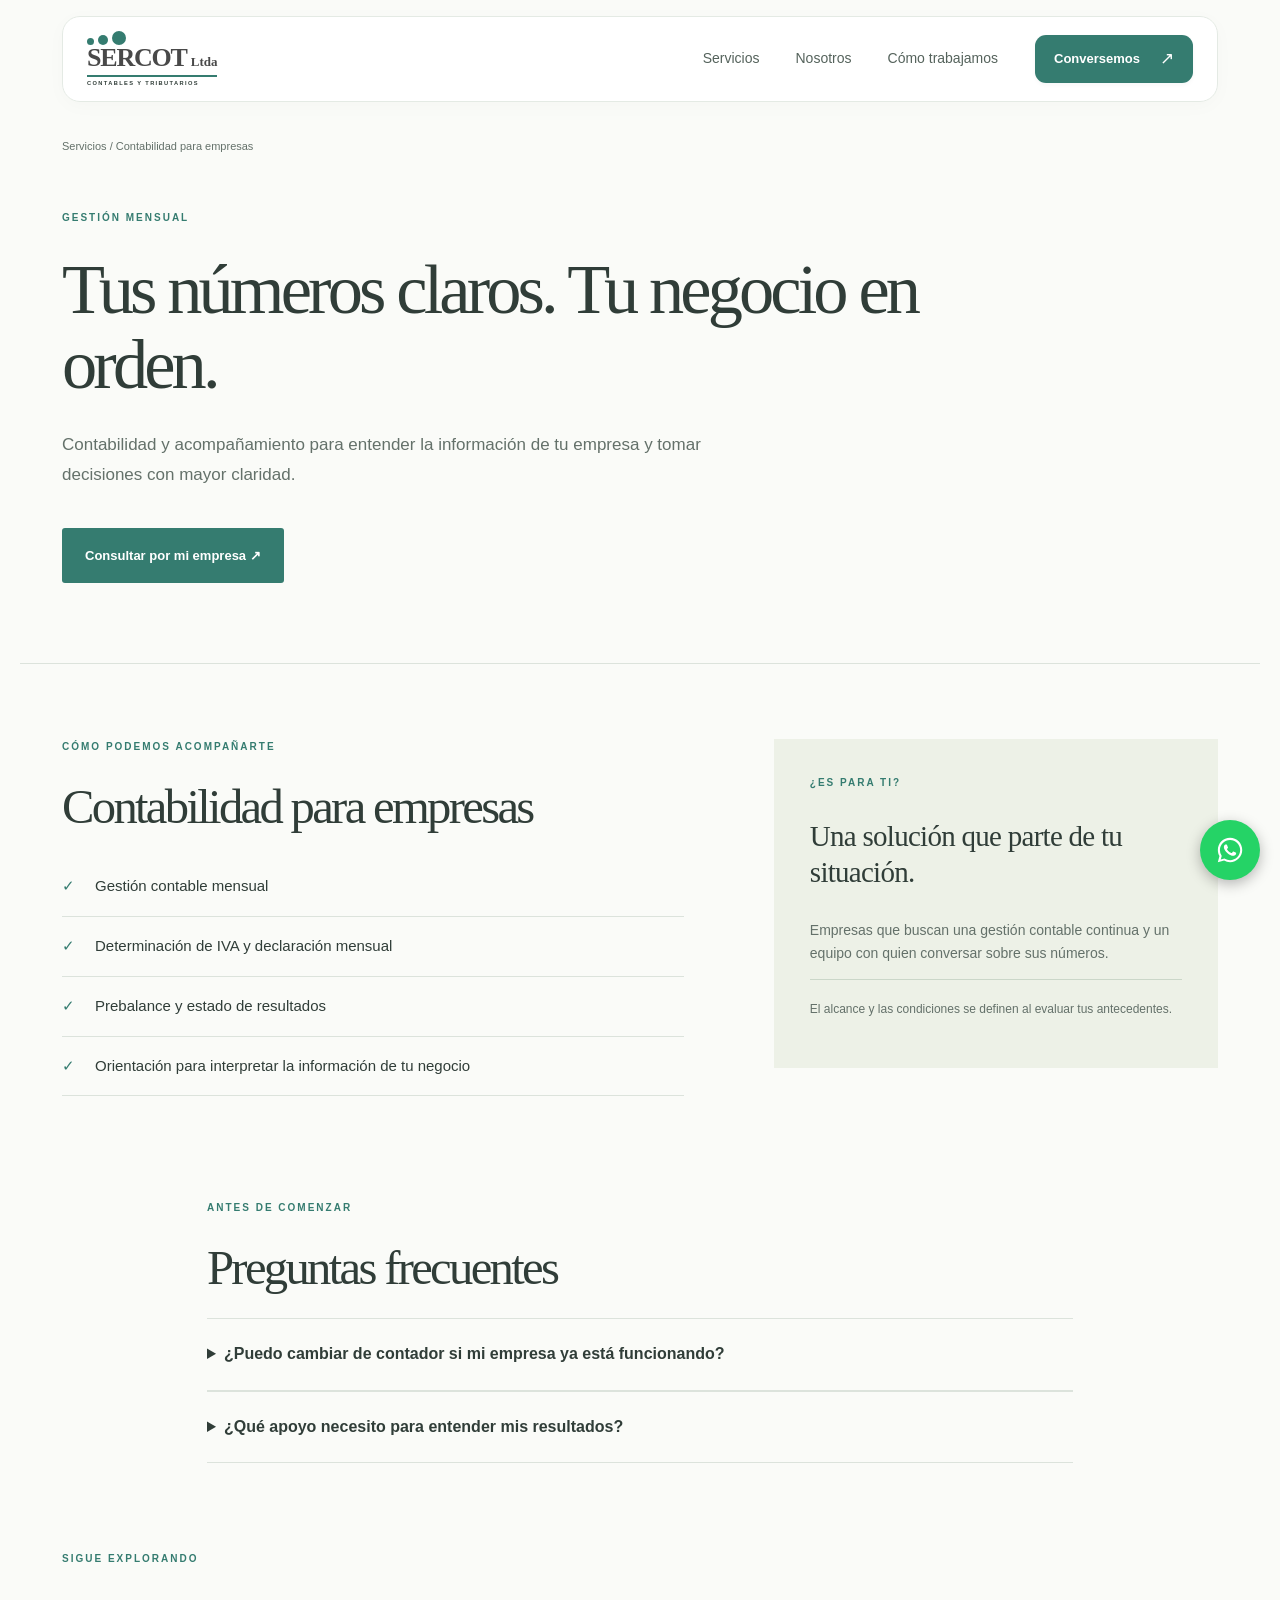
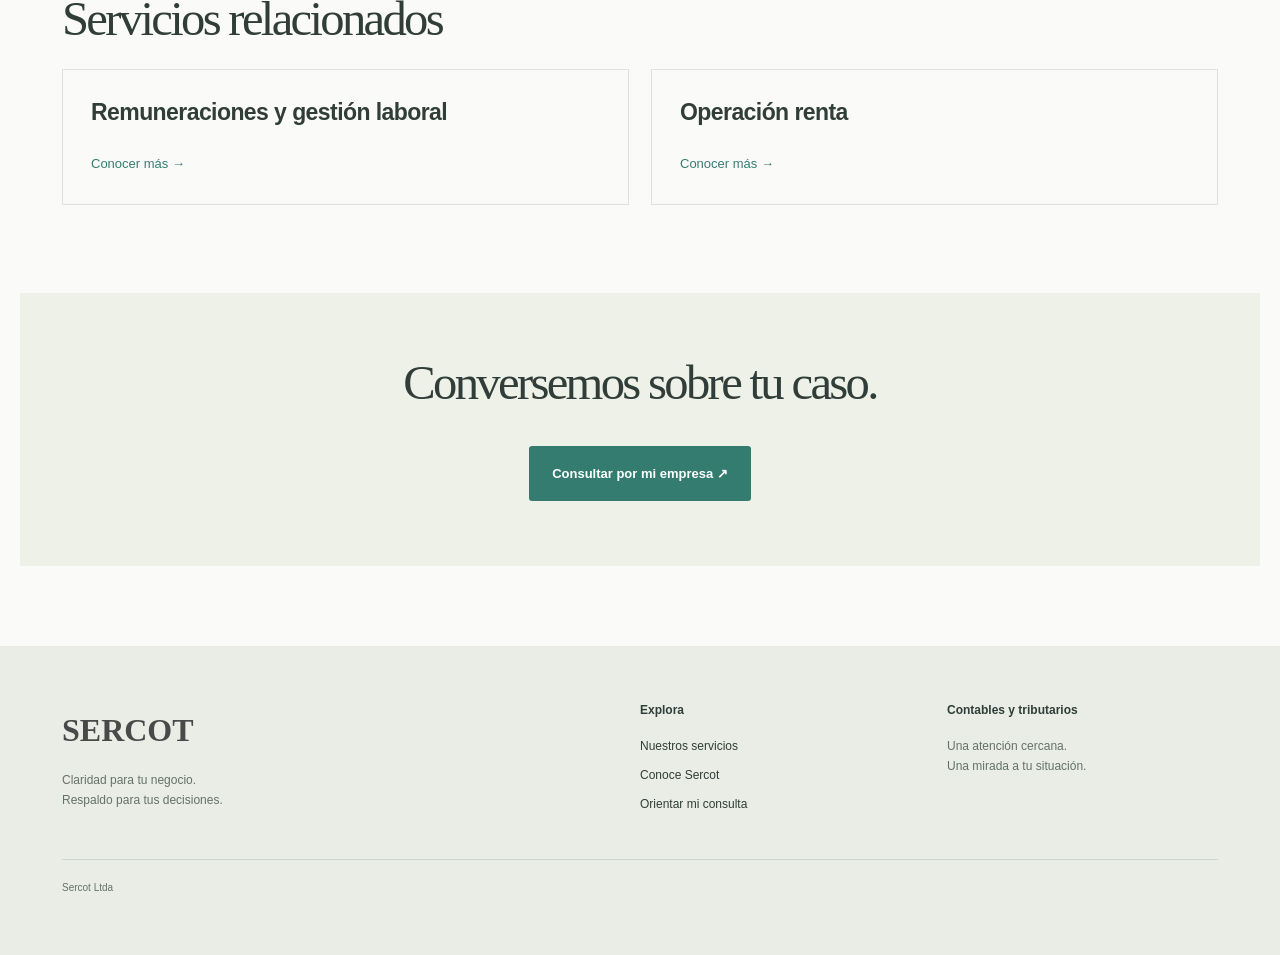
<file: web/servicios/contabilidad-empresas.html>
<!doctype html><html lang="es-CL"><head><meta charset="utf-8"><meta name="viewport" content="width=device-width,initial-scale=1"><meta name="robots" content="index,follow"><link rel="canonical" href="https://sercot.cl/servicios/contabilidad-empresas.html"><title>Contabilidad para empresas | Sercot</title><meta name="description" content="Contabilidad y acompañamiento para entender la información de tu empresa y tomar decisiones con mayor claridad."><meta name="theme-color" content="#357c70"><link rel="stylesheet" href="../assets/style.css?v=16"><script src="../assets/app.js?v=13" defer></script></head><body>
<a class="skip" href="#contenido">Saltar al contenido</a>
<header><a class="brand" href="../index.html" aria-label="Sercot, inicio"><span class="brand-dots" aria-hidden="true"><i></i><i></i><i></i></span><strong>SERCOT<span>Ltda</span></strong><small>CONTABLES Y TRIBUTARIOS</small></a><button class="menu-toggle" aria-expanded="false" aria-controls="navigation">Menú <span>☰</span></button><nav id="navigation" aria-label="Navegación principal"><a href="../servicios/index.html">Servicios</a><a href="../nosotros.html">Nosotros</a><a href="../index.html#como-trabajamos">Cómo trabajamos</a><a class="button small" href="../contacto.html">Conversemos <span aria-hidden="true">↗</span></a></nav></header>
<main id="contenido"><section class="service-hero wrap"><a class="breadcrumb" href="index.html">Servicios / Contabilidad para empresas</a><p class="eyebrow">GESTIÓN MENSUAL</p><h1>Tus números claros. Tu negocio en orden.</h1><p class="lead">Contabilidad y acompañamiento para entender la información de tu empresa y tomar decisiones con mayor claridad.</p><a class="button" href="../contacto.html?servicio=contabilidad-empresas">Consultar por mi empresa ↗</a></section><section class="wrap service-details"><div><p class="eyebrow">CÓMO PODEMOS ACOMPAÑARTE</p><h2>Contabilidad para empresas</h2><ul class="checklist"><li><span>✓</span>Gestión contable mensual</li><li><span>✓</span>Determinación de IVA y declaración mensual</li><li><span>✓</span>Prebalance y estado de resultados</li><li><span>✓</span>Orientación para interpretar la información de tu negocio</li></ul></div><aside><p class="eyebrow">¿ES PARA TI?</p><h3>Una solución que parte de tu situación.</h3><p>Empresas que buscan una gestión contable continua y un equipo con quien conversar sobre sus números.</p><p class="aside-note">El alcance y las condiciones se definen al evaluar tus antecedentes.</p></aside></section><section class="wrap faq section"><p class="eyebrow">ANTES DE COMENZAR</p><h2>Preguntas frecuentes</h2><details><summary>¿Puedo cambiar de contador si mi empresa ya está funcionando?</summary><p>Podemos revisar tu situación y organizar el traspaso de antecedentes para definir la continuidad del servicio.</p></details><details><summary>¿Qué apoyo necesito para entender mis resultados?</summary><p>Sercot ofrece acompañamiento para interpretar la información contable y conversar sobre las decisiones de tu negocio.</p></details></section><section class="wrap section related"><p class="eyebrow">SIGUE EXPLORANDO</p><h2>Servicios relacionados</h2><div class="related-grid"><a href="remuneraciones.html"><h3>Remuneraciones y gestión laboral</h3><span>Conocer más →</span></a><a href="operacion-renta.html"><h3>Operación renta</h3><span>Conocer más →</span></a></div></section><section class="closing wrap"><h2>Conversemos sobre tu caso.</h2><a class="button" href="../contacto.html?servicio=contabilidad-empresas">Consultar por mi empresa ↗</a></section></main><footer><div><span class="footer-brand">SERCOT</span><p>Claridad para tu negocio.<br>Respaldo para tus decisiones.</p></div><div><h2>Explora</h2><a href="../servicios/index.html">Nuestros servicios</a><a href="../nosotros.html">Conoce Sercot</a><a href="../contacto.html">Orientar mi consulta</a></div><div><h2>Contables y tributarios</h2><p>Una atención cercana.<br>Una mirada a tu situación.</p></div><div class="footer-bottom">Sercot Ltda</div></footer><a class="whatsapp-float" href="https://wa.me/56973082614?text=Hola%2C%20quiero%20consultar%20con%20Sercot" target="_blank" rel="noopener" aria-label="Escríbenos por WhatsApp"><svg viewBox="0 0 32 32" width="30" height="30" aria-hidden="true" focusable="false"><path fill="currentColor" d="M16.04 3C8.86 3 3.03 8.82 3.03 16c0 2.29.6 4.53 1.74 6.5L3 29l6.68-1.75A13 13 0 0 0 16.04 29C23.22 29 29.05 23.18 29.05 16S23.22 3 16.04 3Zm0 23.8c-1.95 0-3.86-.53-5.53-1.52l-.4-.24-3.96 1.04 1.06-3.86-.26-.4A10.77 10.77 0 0 1 5.24 16c0-5.96 4.85-10.8 10.8-10.8 5.96 0 10.8 4.84 10.8 10.8 0 5.95-4.84 10.8-10.8 10.8Zm5.92-8.08c-.32-.16-1.92-.95-2.22-1.06-.3-.1-.51-.16-.73.16-.22.32-.84 1.06-1.03 1.28-.19.21-.38.24-.7.08-.32-.16-1.37-.5-2.6-1.6-.96-.86-1.6-1.91-1.8-2.23-.19-.32-.02-.5.14-.66.15-.14.32-.38.48-.57.16-.19.21-.32.32-.54.1-.21.05-.4-.03-.56-.08-.16-.73-1.76-1-2.4-.26-.63-.53-.54-.73-.55h-.62c-.21 0-.56.08-.85.4-.29.32-1.12 1.1-1.12 2.68s1.15 3.1 1.31 3.32c.16.21 2.27 3.46 5.5 4.85.77.33 1.37.53 1.84.68.77.24 1.47.21 2.03.13.62-.09 1.92-.78 2.19-1.54.27-.75.27-1.4.19-1.54-.08-.13-.29-.21-.61-.37Z"/></svg></a></body></html>
</file>
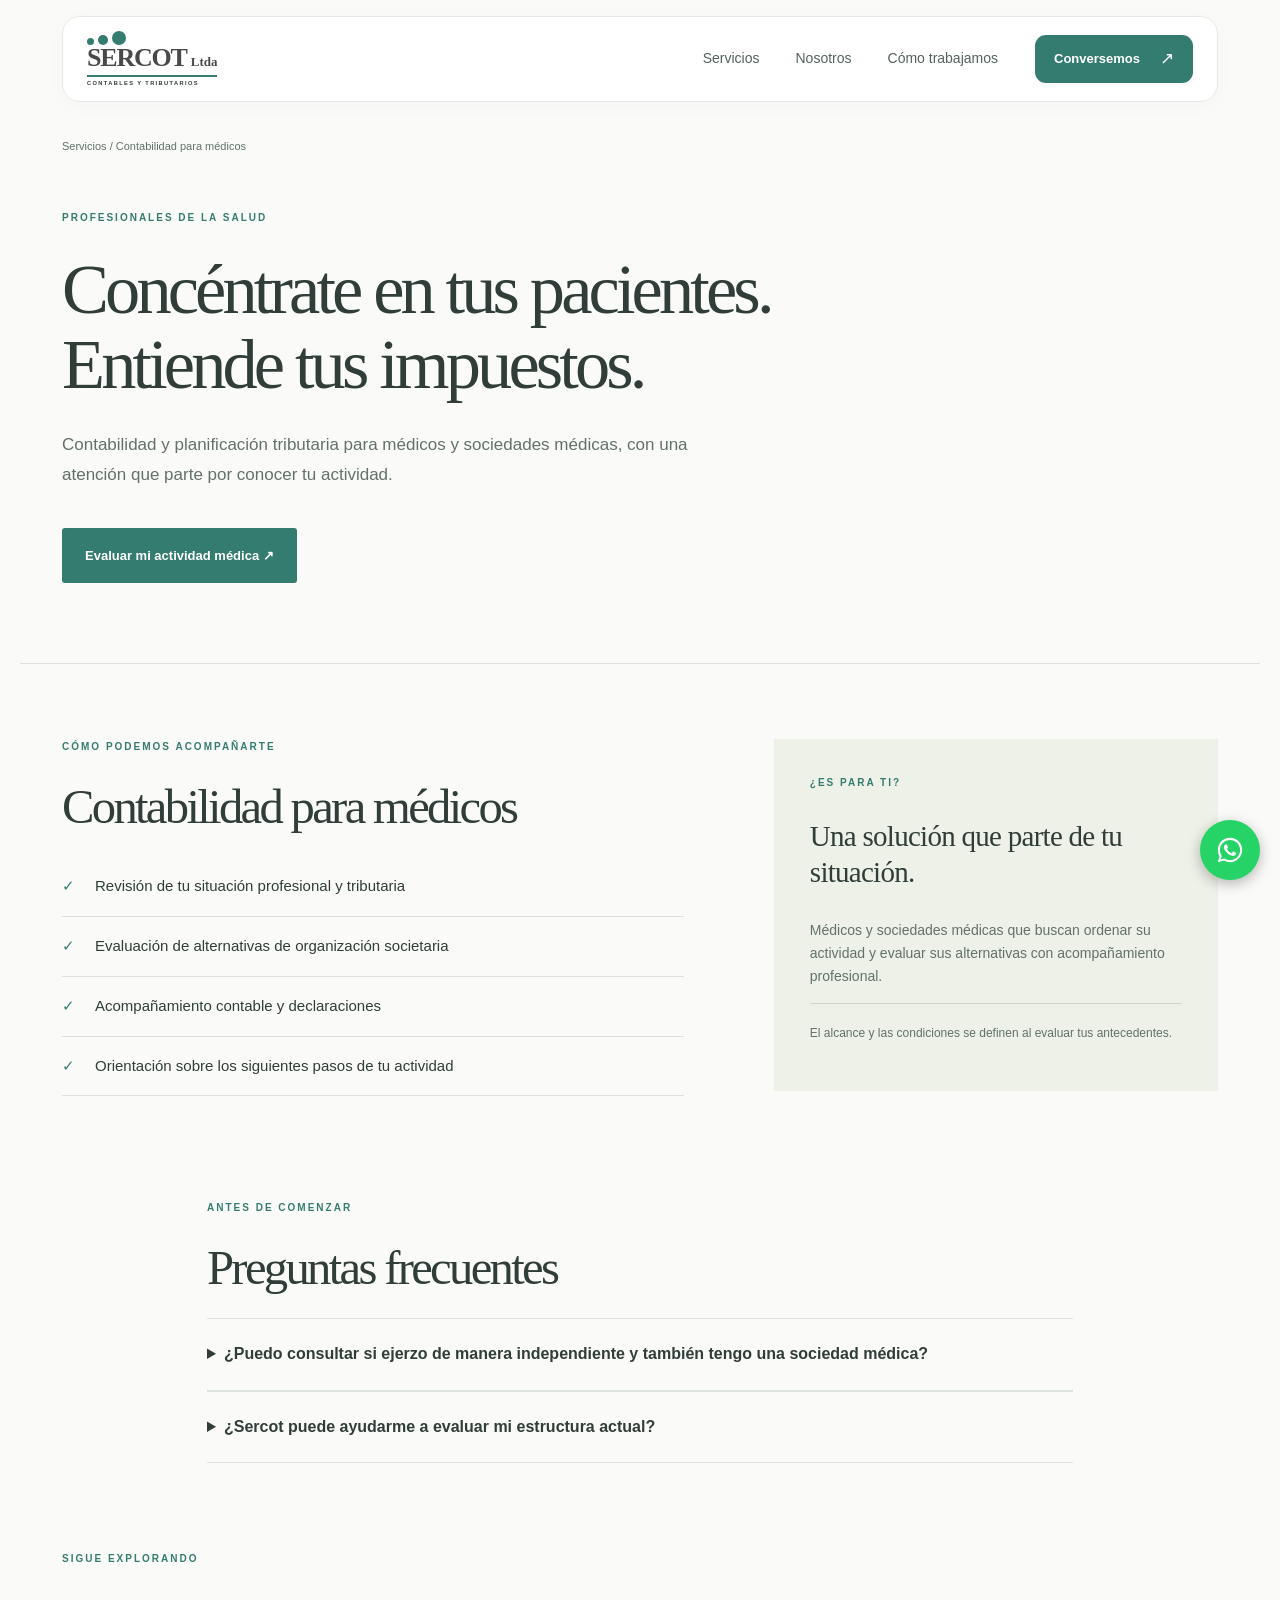
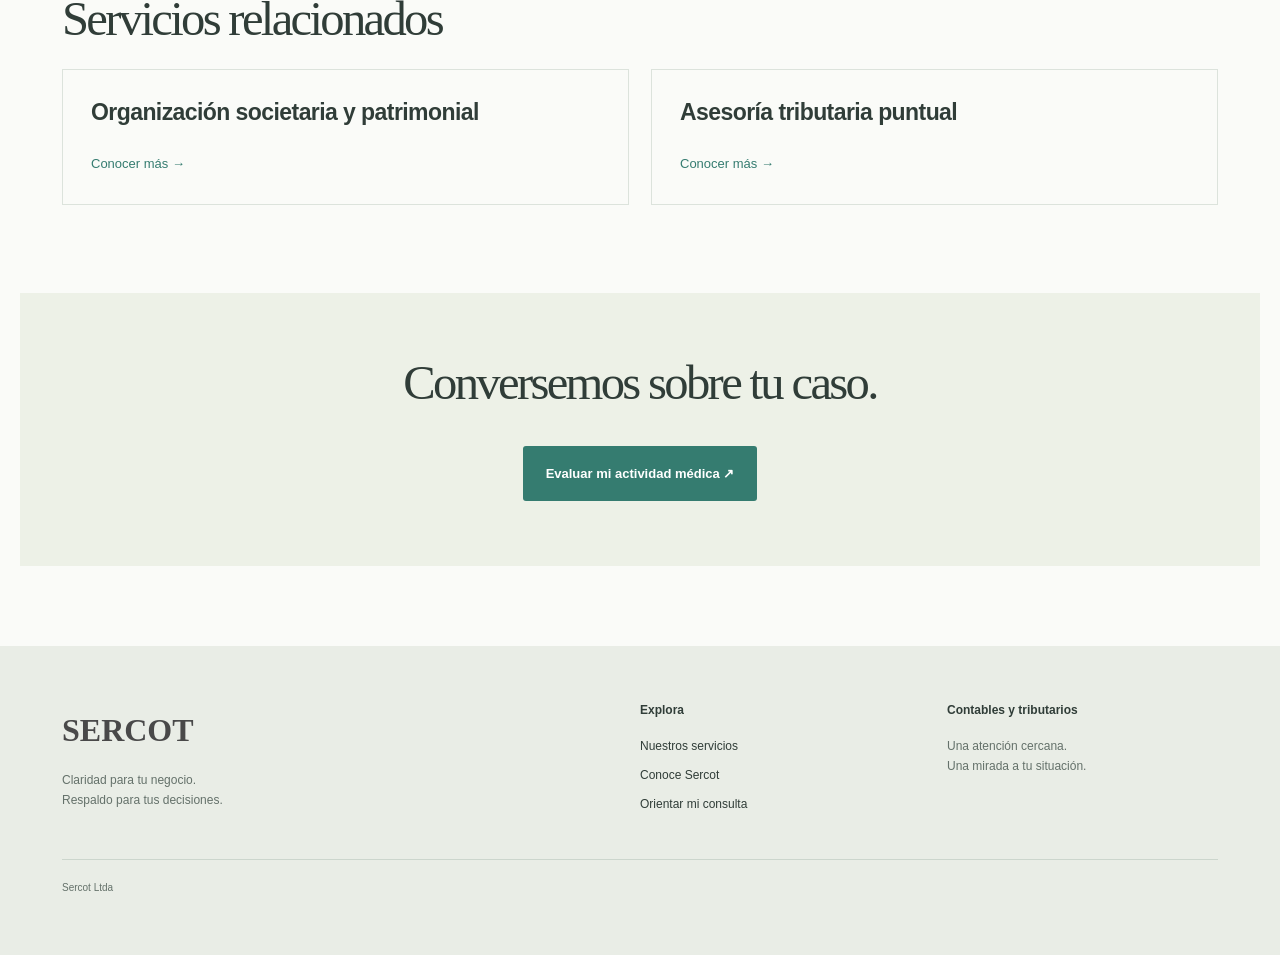
<file: web/servicios/contabilidad-medicos.html>
<!doctype html><html lang="es-CL"><head><meta charset="utf-8"><meta name="viewport" content="width=device-width,initial-scale=1"><meta name="robots" content="index,follow"><link rel="canonical" href="https://sercot.cl/servicios/contabilidad-medicos.html"><title>Contabilidad para médicos | Sercot</title><meta name="description" content="Contabilidad y planificación tributaria para médicos y sociedades médicas, con una atención que parte por conocer tu actividad."><meta name="theme-color" content="#357c70"><link rel="stylesheet" href="../assets/style.css?v=16"><script src="../assets/app.js?v=13" defer></script></head><body>
<a class="skip" href="#contenido">Saltar al contenido</a>
<header><a class="brand" href="../index.html" aria-label="Sercot, inicio"><span class="brand-dots" aria-hidden="true"><i></i><i></i><i></i></span><strong>SERCOT<span>Ltda</span></strong><small>CONTABLES Y TRIBUTARIOS</small></a><button class="menu-toggle" aria-expanded="false" aria-controls="navigation">Menú <span>☰</span></button><nav id="navigation" aria-label="Navegación principal"><a href="../servicios/index.html">Servicios</a><a href="../nosotros.html">Nosotros</a><a href="../index.html#como-trabajamos">Cómo trabajamos</a><a class="button small" href="../contacto.html">Conversemos <span aria-hidden="true">↗</span></a></nav></header>
<main id="contenido"><section class="service-hero wrap"><a class="breadcrumb" href="index.html">Servicios / Contabilidad para médicos</a><p class="eyebrow">PROFESIONALES DE LA SALUD</p><h1>Concéntrate en tus pacientes. Entiende tus impuestos.</h1><p class="lead">Contabilidad y planificación tributaria para médicos y sociedades médicas, con una atención que parte por conocer tu actividad.</p><a class="button" href="../contacto.html?servicio=contabilidad-medicos">Evaluar mi actividad médica ↗</a></section><section class="wrap service-details"><div><p class="eyebrow">CÓMO PODEMOS ACOMPAÑARTE</p><h2>Contabilidad para médicos</h2><ul class="checklist"><li><span>✓</span>Revisión de tu situación profesional y tributaria</li><li><span>✓</span>Evaluación de alternativas de organización societaria</li><li><span>✓</span>Acompañamiento contable y declaraciones</li><li><span>✓</span>Orientación sobre los siguientes pasos de tu actividad</li></ul></div><aside><p class="eyebrow">¿ES PARA TI?</p><h3>Una solución que parte de tu situación.</h3><p>Médicos y sociedades médicas que buscan ordenar su actividad y evaluar sus alternativas con acompañamiento profesional.</p><p class="aside-note">El alcance y las condiciones se definen al evaluar tus antecedentes.</p></aside></section><section class="wrap faq section"><p class="eyebrow">ANTES DE COMENZAR</p><h2>Preguntas frecuentes</h2><details><summary>¿Puedo consultar si ejerzo de manera independiente y también tengo una sociedad médica?</summary><p>Sí. Puedes indicar ambas situaciones para que conversemos sobre tu actividad y el apoyo contable y tributario que necesitas.</p></details><details><summary>¿Sercot puede ayudarme a evaluar mi estructura actual?</summary><p>Podemos revisar tu forma de ejercer y conversar sobre los aspectos contables y tributarios de tu organización. La alternativa adecuada depende de tus antecedentes.</p></details></section><section class="wrap section related"><p class="eyebrow">SIGUE EXPLORANDO</p><h2>Servicios relacionados</h2><div class="related-grid"><a href="organizacion-societaria.html"><h3>Organización societaria y patrimonial</h3><span>Conocer más →</span></a><a href="asesoria-tributaria.html"><h3>Asesoría tributaria puntual</h3><span>Conocer más →</span></a></div></section><section class="closing wrap"><h2>Conversemos sobre tu caso.</h2><a class="button" href="../contacto.html?servicio=contabilidad-medicos">Evaluar mi actividad médica ↗</a></section></main><footer><div><span class="footer-brand">SERCOT</span><p>Claridad para tu negocio.<br>Respaldo para tus decisiones.</p></div><div><h2>Explora</h2><a href="../servicios/index.html">Nuestros servicios</a><a href="../nosotros.html">Conoce Sercot</a><a href="../contacto.html">Orientar mi consulta</a></div><div><h2>Contables y tributarios</h2><p>Una atención cercana.<br>Una mirada a tu situación.</p></div><div class="footer-bottom">Sercot Ltda</div></footer><a class="whatsapp-float" href="https://wa.me/56973082614?text=Hola%2C%20quiero%20consultar%20con%20Sercot" target="_blank" rel="noopener" aria-label="Escríbenos por WhatsApp"><svg viewBox="0 0 32 32" width="30" height="30" aria-hidden="true" focusable="false"><path fill="currentColor" d="M16.04 3C8.86 3 3.03 8.82 3.03 16c0 2.29.6 4.53 1.74 6.5L3 29l6.68-1.75A13 13 0 0 0 16.04 29C23.22 29 29.05 23.18 29.05 16S23.22 3 16.04 3Zm0 23.8c-1.95 0-3.86-.53-5.53-1.52l-.4-.24-3.96 1.04 1.06-3.86-.26-.4A10.77 10.77 0 0 1 5.24 16c0-5.96 4.85-10.8 10.8-10.8 5.96 0 10.8 4.84 10.8 10.8 0 5.95-4.84 10.8-10.8 10.8Zm5.92-8.08c-.32-.16-1.92-.95-2.22-1.06-.3-.1-.51-.16-.73.16-.22.32-.84 1.06-1.03 1.28-.19.21-.38.24-.7.08-.32-.16-1.37-.5-2.6-1.6-.96-.86-1.6-1.91-1.8-2.23-.19-.32-.02-.5.14-.66.15-.14.32-.38.48-.57.16-.19.21-.32.32-.54.1-.21.05-.4-.03-.56-.08-.16-.73-1.76-1-2.4-.26-.63-.53-.54-.73-.55h-.62c-.21 0-.56.08-.85.4-.29.32-1.12 1.1-1.12 2.68s1.15 3.1 1.31 3.32c.16.21 2.27 3.46 5.5 4.85.77.33 1.37.53 1.84.68.77.24 1.47.21 2.03.13.62-.09 1.92-.78 2.19-1.54.27-.75.27-1.4.19-1.54-.08-.13-.29-.21-.61-.37Z"/></svg></a></body></html>
</file>
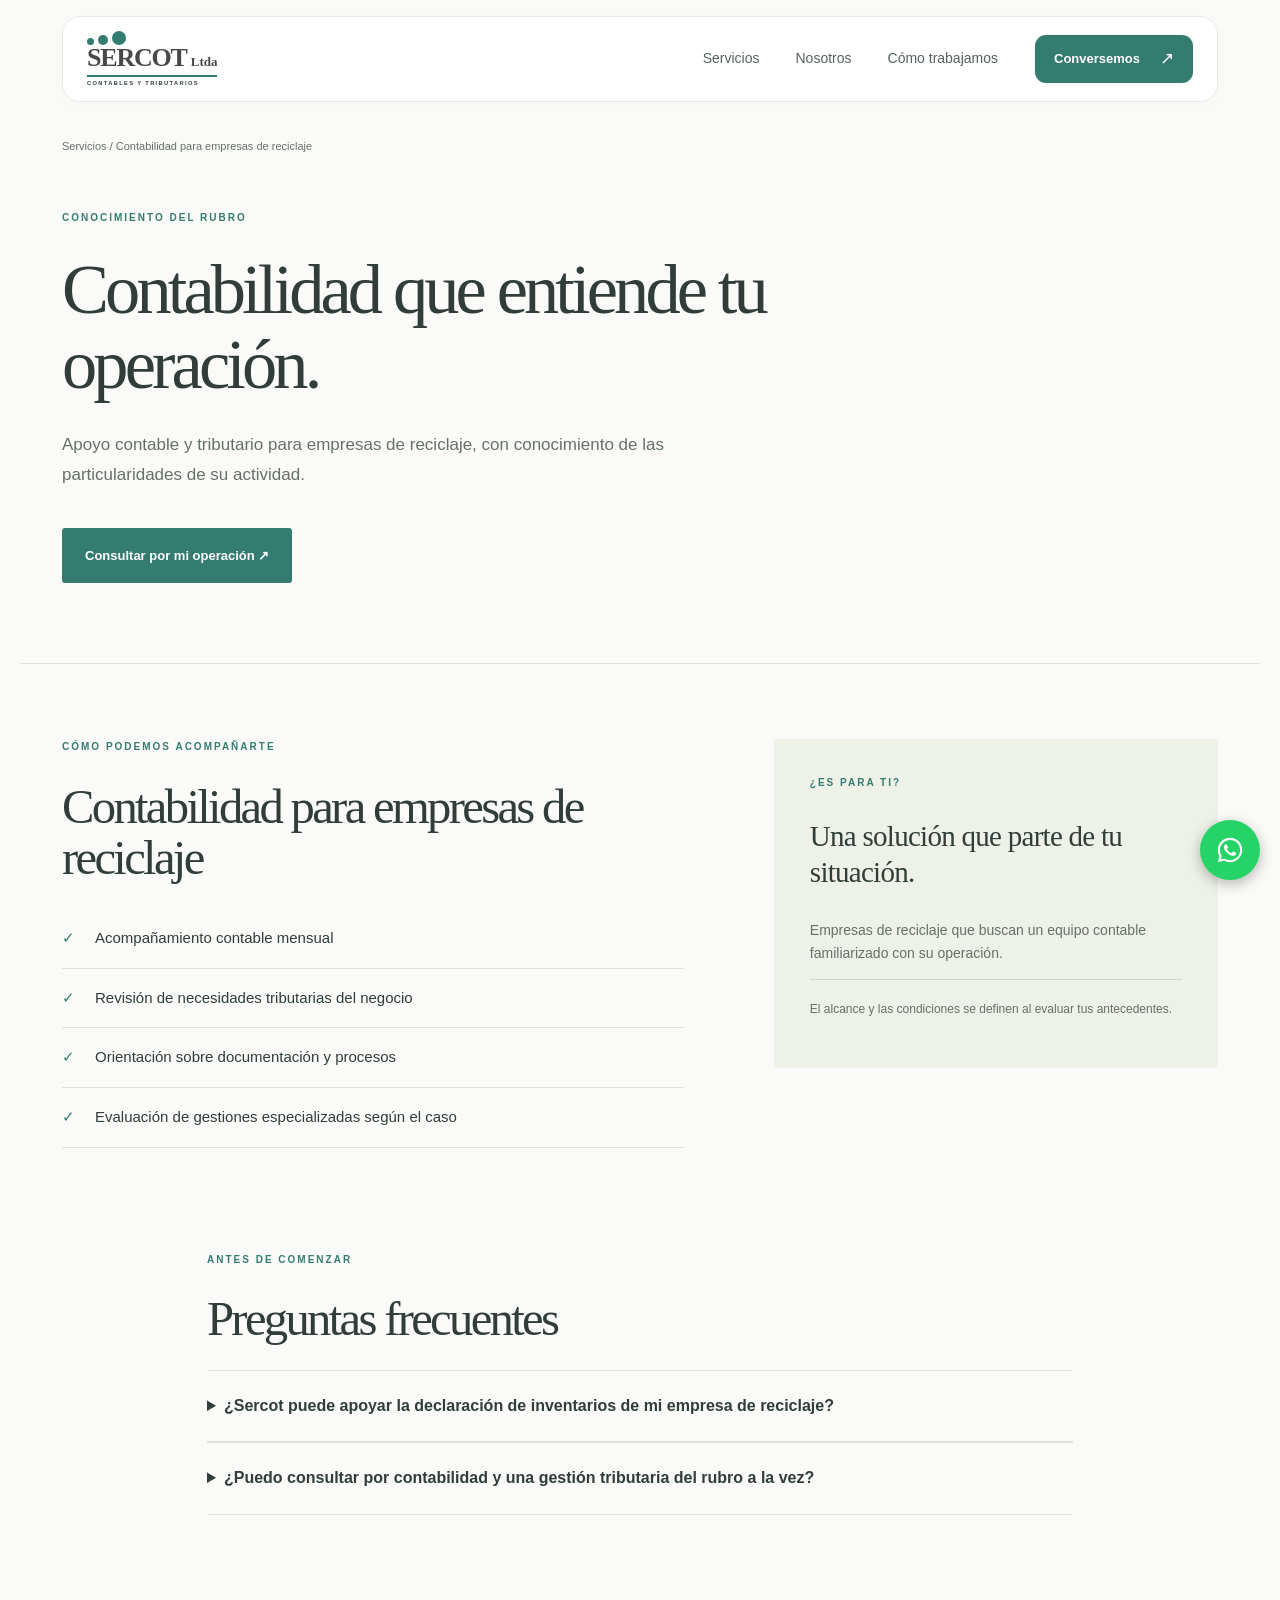
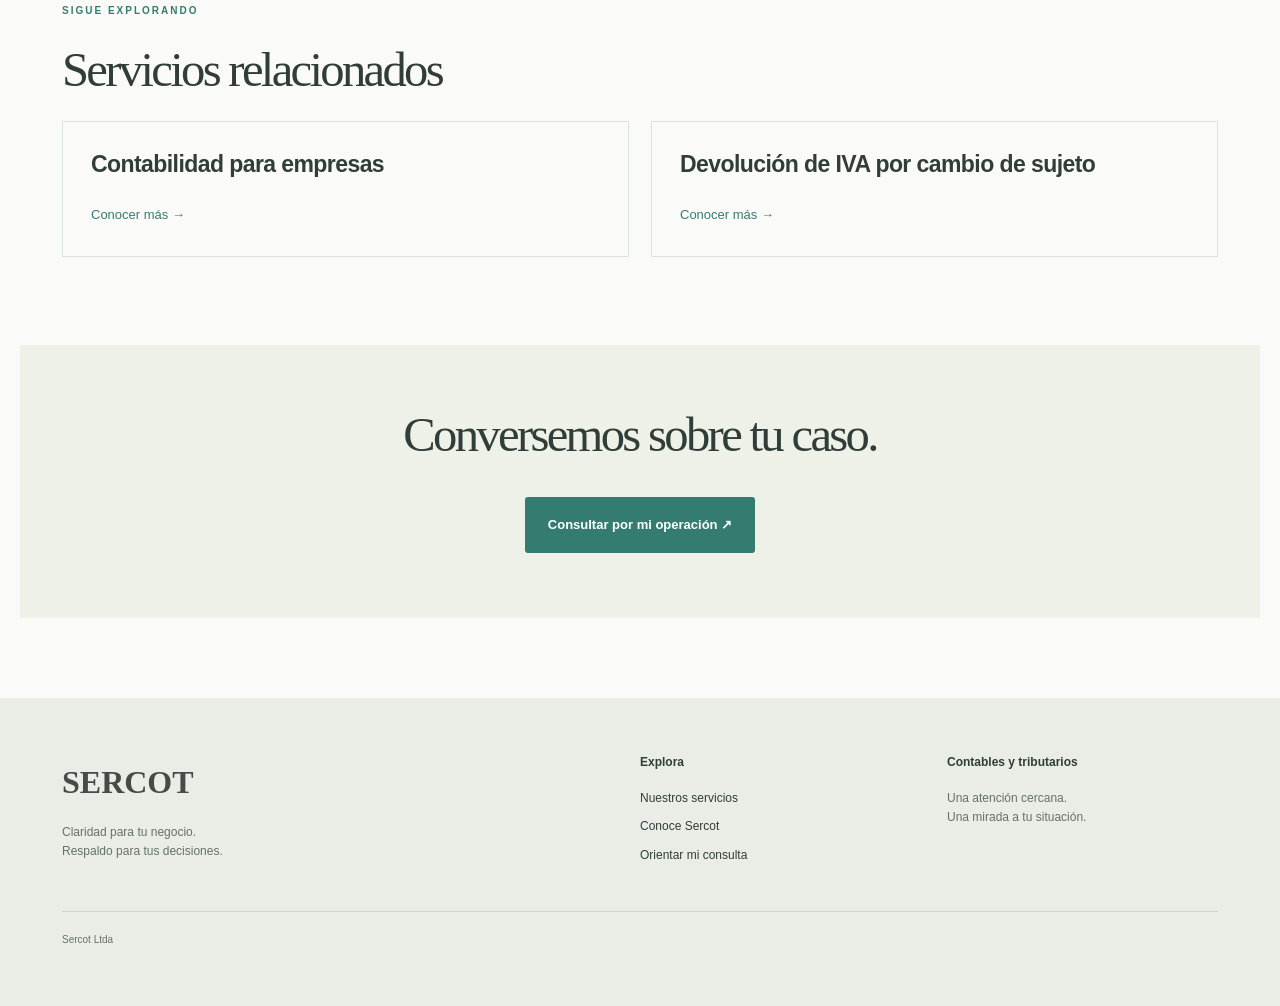
<file: web/servicios/contabilidad-reciclaje.html>
<!doctype html><html lang="es-CL"><head><meta charset="utf-8"><meta name="viewport" content="width=device-width,initial-scale=1"><meta name="robots" content="index,follow"><link rel="canonical" href="https://sercot.cl/servicios/contabilidad-reciclaje.html"><title>Contabilidad para empresas de reciclaje | Sercot</title><meta name="description" content="Apoyo contable y tributario para empresas de reciclaje, con conocimiento de las particularidades de su actividad."><meta name="theme-color" content="#357c70"><link rel="stylesheet" href="../assets/style.css?v=16"><script src="../assets/app.js?v=13" defer></script></head><body>
<a class="skip" href="#contenido">Saltar al contenido</a>
<header><a class="brand" href="../index.html" aria-label="Sercot, inicio"><span class="brand-dots" aria-hidden="true"><i></i><i></i><i></i></span><strong>SERCOT<span>Ltda</span></strong><small>CONTABLES Y TRIBUTARIOS</small></a><button class="menu-toggle" aria-expanded="false" aria-controls="navigation">Menú <span>☰</span></button><nav id="navigation" aria-label="Navegación principal"><a href="../servicios/index.html">Servicios</a><a href="../nosotros.html">Nosotros</a><a href="../index.html#como-trabajamos">Cómo trabajamos</a><a class="button small" href="../contacto.html">Conversemos <span aria-hidden="true">↗</span></a></nav></header>
<main id="contenido"><section class="service-hero wrap"><a class="breadcrumb" href="index.html">Servicios / Contabilidad para empresas de reciclaje</a><p class="eyebrow">CONOCIMIENTO DEL RUBRO</p><h1>Contabilidad que entiende tu operación.</h1><p class="lead">Apoyo contable y tributario para empresas de reciclaje, con conocimiento de las particularidades de su actividad.</p><a class="button" href="../contacto.html?servicio=contabilidad-reciclaje">Consultar por mi operación ↗</a></section><section class="wrap service-details"><div><p class="eyebrow">CÓMO PODEMOS ACOMPAÑARTE</p><h2>Contabilidad para empresas de reciclaje</h2><ul class="checklist"><li><span>✓</span>Acompañamiento contable mensual</li><li><span>✓</span>Revisión de necesidades tributarias del negocio</li><li><span>✓</span>Orientación sobre documentación y procesos</li><li><span>✓</span>Evaluación de gestiones especializadas según el caso</li></ul></div><aside><p class="eyebrow">¿ES PARA TI?</p><h3>Una solución que parte de tu situación.</h3><p>Empresas de reciclaje que buscan un equipo contable familiarizado con su operación.</p><p class="aside-note">El alcance y las condiciones se definen al evaluar tus antecedentes.</p></aside></section><section class="wrap faq section"><p class="eyebrow">ANTES DE COMENZAR</p><h2>Preguntas frecuentes</h2><details><summary>¿Sercot puede apoyar la declaración de inventarios de mi empresa de reciclaje?</summary><p>Podemos conversar sobre tu declaración de inventarios y el apoyo que necesitas para prepararla.</p></details><details><summary>¿Puedo consultar por contabilidad y una gestión tributaria del rubro a la vez?</summary><p>Sí. Describe ambas necesidades para que revisemos el contexto de tu operación y definamos el alcance del trabajo.</p></details></section><section class="wrap section related"><p class="eyebrow">SIGUE EXPLORANDO</p><h2>Servicios relacionados</h2><div class="related-grid"><a href="contabilidad-empresas.html"><h3>Contabilidad para empresas</h3><span>Conocer más →</span></a><a href="devolucion-iva-cambio-sujeto.html"><h3>Devolución de IVA por cambio de sujeto</h3><span>Conocer más →</span></a></div></section><section class="closing wrap"><h2>Conversemos sobre tu caso.</h2><a class="button" href="../contacto.html?servicio=contabilidad-reciclaje">Consultar por mi operación ↗</a></section></main><footer><div><span class="footer-brand">SERCOT</span><p>Claridad para tu negocio.<br>Respaldo para tus decisiones.</p></div><div><h2>Explora</h2><a href="../servicios/index.html">Nuestros servicios</a><a href="../nosotros.html">Conoce Sercot</a><a href="../contacto.html">Orientar mi consulta</a></div><div><h2>Contables y tributarios</h2><p>Una atención cercana.<br>Una mirada a tu situación.</p></div><div class="footer-bottom">Sercot Ltda</div></footer><a class="whatsapp-float" href="https://wa.me/56973082614?text=Hola%2C%20quiero%20consultar%20con%20Sercot" target="_blank" rel="noopener" aria-label="Escríbenos por WhatsApp"><svg viewBox="0 0 32 32" width="30" height="30" aria-hidden="true" focusable="false"><path fill="currentColor" d="M16.04 3C8.86 3 3.03 8.82 3.03 16c0 2.29.6 4.53 1.74 6.5L3 29l6.68-1.75A13 13 0 0 0 16.04 29C23.22 29 29.05 23.18 29.05 16S23.22 3 16.04 3Zm0 23.8c-1.95 0-3.86-.53-5.53-1.52l-.4-.24-3.96 1.04 1.06-3.86-.26-.4A10.77 10.77 0 0 1 5.24 16c0-5.96 4.85-10.8 10.8-10.8 5.96 0 10.8 4.84 10.8 10.8 0 5.95-4.84 10.8-10.8 10.8Zm5.92-8.08c-.32-.16-1.92-.95-2.22-1.06-.3-.1-.51-.16-.73.16-.22.32-.84 1.06-1.03 1.28-.19.21-.38.24-.7.08-.32-.16-1.37-.5-2.6-1.6-.96-.86-1.6-1.91-1.8-2.23-.19-.32-.02-.5.14-.66.15-.14.32-.38.48-.57.16-.19.21-.32.32-.54.1-.21.05-.4-.03-.56-.08-.16-.73-1.76-1-2.4-.26-.63-.53-.54-.73-.55h-.62c-.21 0-.56.08-.85.4-.29.32-1.12 1.1-1.12 2.68s1.15 3.1 1.31 3.32c.16.21 2.27 3.46 5.5 4.85.77.33 1.37.53 1.84.68.77.24 1.47.21 2.03.13.62-.09 1.92-.78 2.19-1.54.27-.75.27-1.4.19-1.54-.08-.13-.29-.21-.61-.37Z"/></svg></a></body></html>
</file>
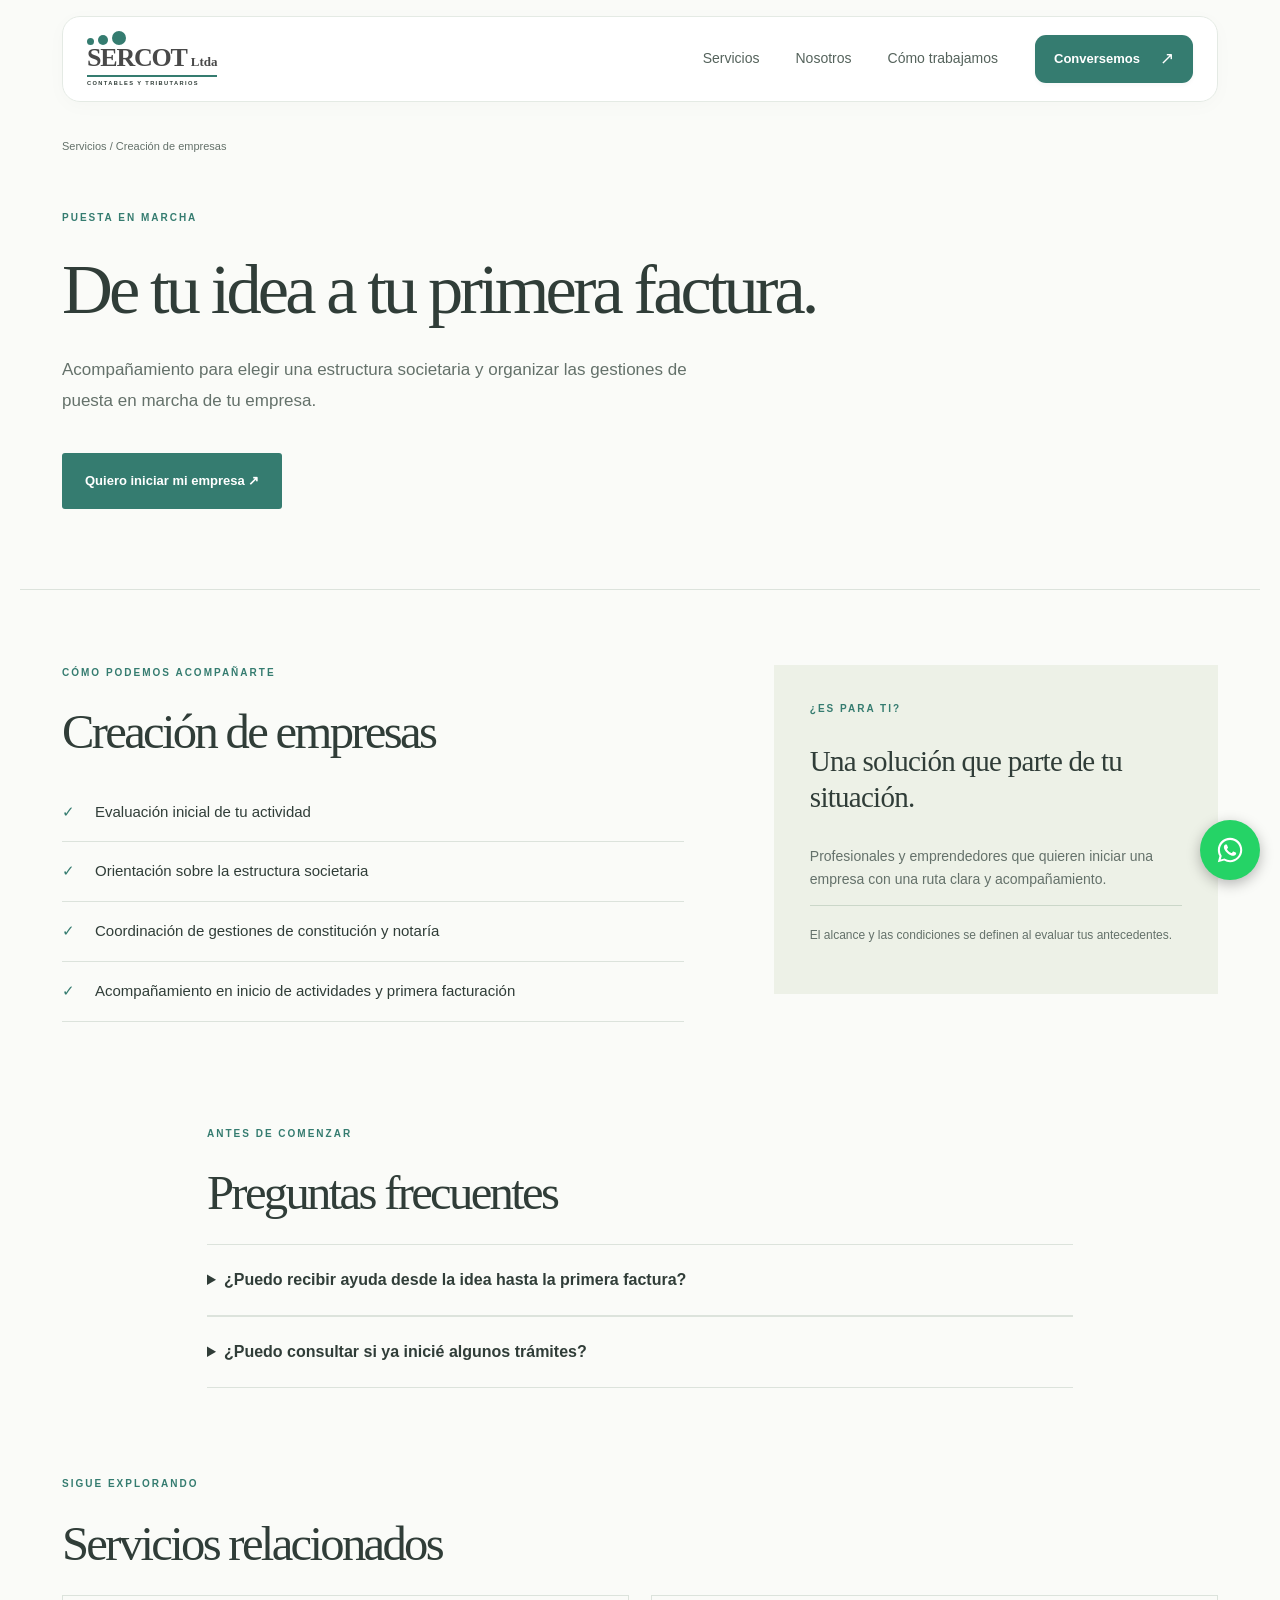
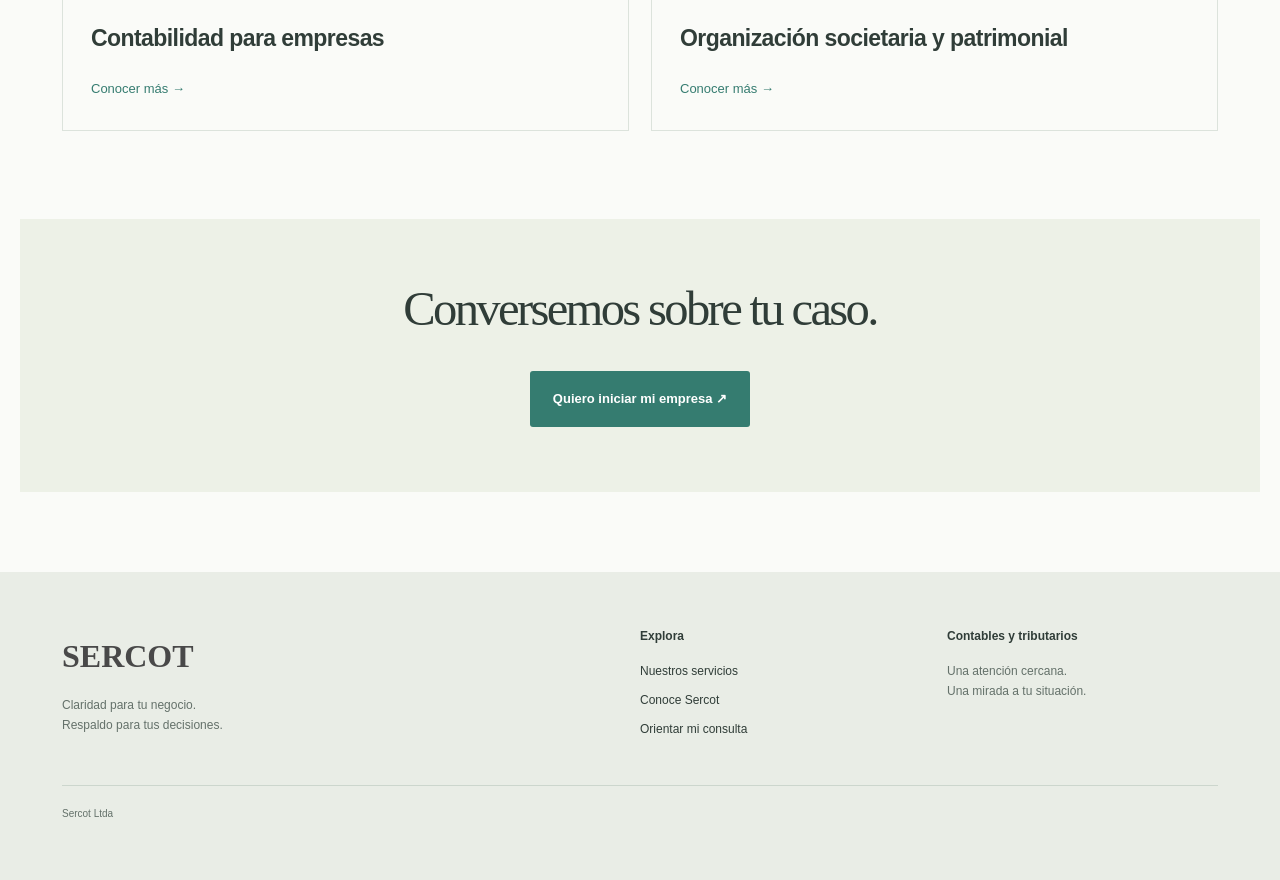
<file: web/servicios/creacion-empresas.html>
<!doctype html><html lang="es-CL"><head><meta charset="utf-8"><meta name="viewport" content="width=device-width,initial-scale=1"><meta name="robots" content="index,follow"><link rel="canonical" href="https://sercot.cl/servicios/creacion-empresas.html"><title>Creación de empresas | Sercot</title><meta name="description" content="Acompañamiento para elegir una estructura societaria y organizar las gestiones de puesta en marcha de tu empresa."><meta name="theme-color" content="#357c70"><link rel="stylesheet" href="../assets/style.css?v=16"><script src="../assets/app.js?v=13" defer></script></head><body>
<a class="skip" href="#contenido">Saltar al contenido</a>
<header><a class="brand" href="../index.html" aria-label="Sercot, inicio"><span class="brand-dots" aria-hidden="true"><i></i><i></i><i></i></span><strong>SERCOT<span>Ltda</span></strong><small>CONTABLES Y TRIBUTARIOS</small></a><button class="menu-toggle" aria-expanded="false" aria-controls="navigation">Menú <span>☰</span></button><nav id="navigation" aria-label="Navegación principal"><a href="../servicios/index.html">Servicios</a><a href="../nosotros.html">Nosotros</a><a href="../index.html#como-trabajamos">Cómo trabajamos</a><a class="button small" href="../contacto.html">Conversemos <span aria-hidden="true">↗</span></a></nav></header>
<main id="contenido"><section class="service-hero wrap"><a class="breadcrumb" href="index.html">Servicios / Creación de empresas</a><p class="eyebrow">PUESTA EN MARCHA</p><h1>De tu idea a tu primera factura.</h1><p class="lead">Acompañamiento para elegir una estructura societaria y organizar las gestiones de puesta en marcha de tu empresa.</p><a class="button" href="../contacto.html?servicio=creacion-empresas">Quiero iniciar mi empresa ↗</a></section><section class="wrap service-details"><div><p class="eyebrow">CÓMO PODEMOS ACOMPAÑARTE</p><h2>Creación de empresas</h2><ul class="checklist"><li><span>✓</span>Evaluación inicial de tu actividad</li><li><span>✓</span>Orientación sobre la estructura societaria</li><li><span>✓</span>Coordinación de gestiones de constitución y notaría</li><li><span>✓</span>Acompañamiento en inicio de actividades y primera facturación</li></ul></div><aside><p class="eyebrow">¿ES PARA TI?</p><h3>Una solución que parte de tu situación.</h3><p>Profesionales y emprendedores que quieren iniciar una empresa con una ruta clara y acompañamiento.</p><p class="aside-note">El alcance y las condiciones se definen al evaluar tus antecedentes.</p></aside></section><section class="wrap faq section"><p class="eyebrow">ANTES DE COMENZAR</p><h2>Preguntas frecuentes</h2><details><summary>¿Puedo recibir ayuda desde la idea hasta la primera factura?</summary><p>Sercot ofrece acompañamiento para evaluar la estructura y organizar las gestiones de puesta en marcha hasta la primera facturación.</p></details><details><summary>¿Puedo consultar si ya inicié algunos trámites?</summary><p>Sí. Cuéntanos qué has realizado y qué falta para definir desde dónde acompañarte.</p></details></section><section class="wrap section related"><p class="eyebrow">SIGUE EXPLORANDO</p><h2>Servicios relacionados</h2><div class="related-grid"><a href="contabilidad-empresas.html"><h3>Contabilidad para empresas</h3><span>Conocer más →</span></a><a href="organizacion-societaria.html"><h3>Organización societaria y patrimonial</h3><span>Conocer más →</span></a></div></section><section class="closing wrap"><h2>Conversemos sobre tu caso.</h2><a class="button" href="../contacto.html?servicio=creacion-empresas">Quiero iniciar mi empresa ↗</a></section></main><footer><div><span class="footer-brand">SERCOT</span><p>Claridad para tu negocio.<br>Respaldo para tus decisiones.</p></div><div><h2>Explora</h2><a href="../servicios/index.html">Nuestros servicios</a><a href="../nosotros.html">Conoce Sercot</a><a href="../contacto.html">Orientar mi consulta</a></div><div><h2>Contables y tributarios</h2><p>Una atención cercana.<br>Una mirada a tu situación.</p></div><div class="footer-bottom">Sercot Ltda</div></footer><a class="whatsapp-float" href="https://wa.me/56973082614?text=Hola%2C%20quiero%20consultar%20con%20Sercot" target="_blank" rel="noopener" aria-label="Escríbenos por WhatsApp"><svg viewBox="0 0 32 32" width="30" height="30" aria-hidden="true" focusable="false"><path fill="currentColor" d="M16.04 3C8.86 3 3.03 8.82 3.03 16c0 2.29.6 4.53 1.74 6.5L3 29l6.68-1.75A13 13 0 0 0 16.04 29C23.22 29 29.05 23.18 29.05 16S23.22 3 16.04 3Zm0 23.8c-1.95 0-3.86-.53-5.53-1.52l-.4-.24-3.96 1.04 1.06-3.86-.26-.4A10.77 10.77 0 0 1 5.24 16c0-5.96 4.85-10.8 10.8-10.8 5.96 0 10.8 4.84 10.8 10.8 0 5.95-4.84 10.8-10.8 10.8Zm5.92-8.08c-.32-.16-1.92-.95-2.22-1.06-.3-.1-.51-.16-.73.16-.22.32-.84 1.06-1.03 1.28-.19.21-.38.24-.7.08-.32-.16-1.37-.5-2.6-1.6-.96-.86-1.6-1.91-1.8-2.23-.19-.32-.02-.5.14-.66.15-.14.32-.38.48-.57.16-.19.21-.32.32-.54.1-.21.05-.4-.03-.56-.08-.16-.73-1.76-1-2.4-.26-.63-.53-.54-.73-.55h-.62c-.21 0-.56.08-.85.4-.29.32-1.12 1.1-1.12 2.68s1.15 3.1 1.31 3.32c.16.21 2.27 3.46 5.5 4.85.77.33 1.37.53 1.84.68.77.24 1.47.21 2.03.13.62-.09 1.92-.78 2.19-1.54.27-.75.27-1.4.19-1.54-.08-.13-.29-.21-.61-.37Z"/></svg></a></body></html>
</file>
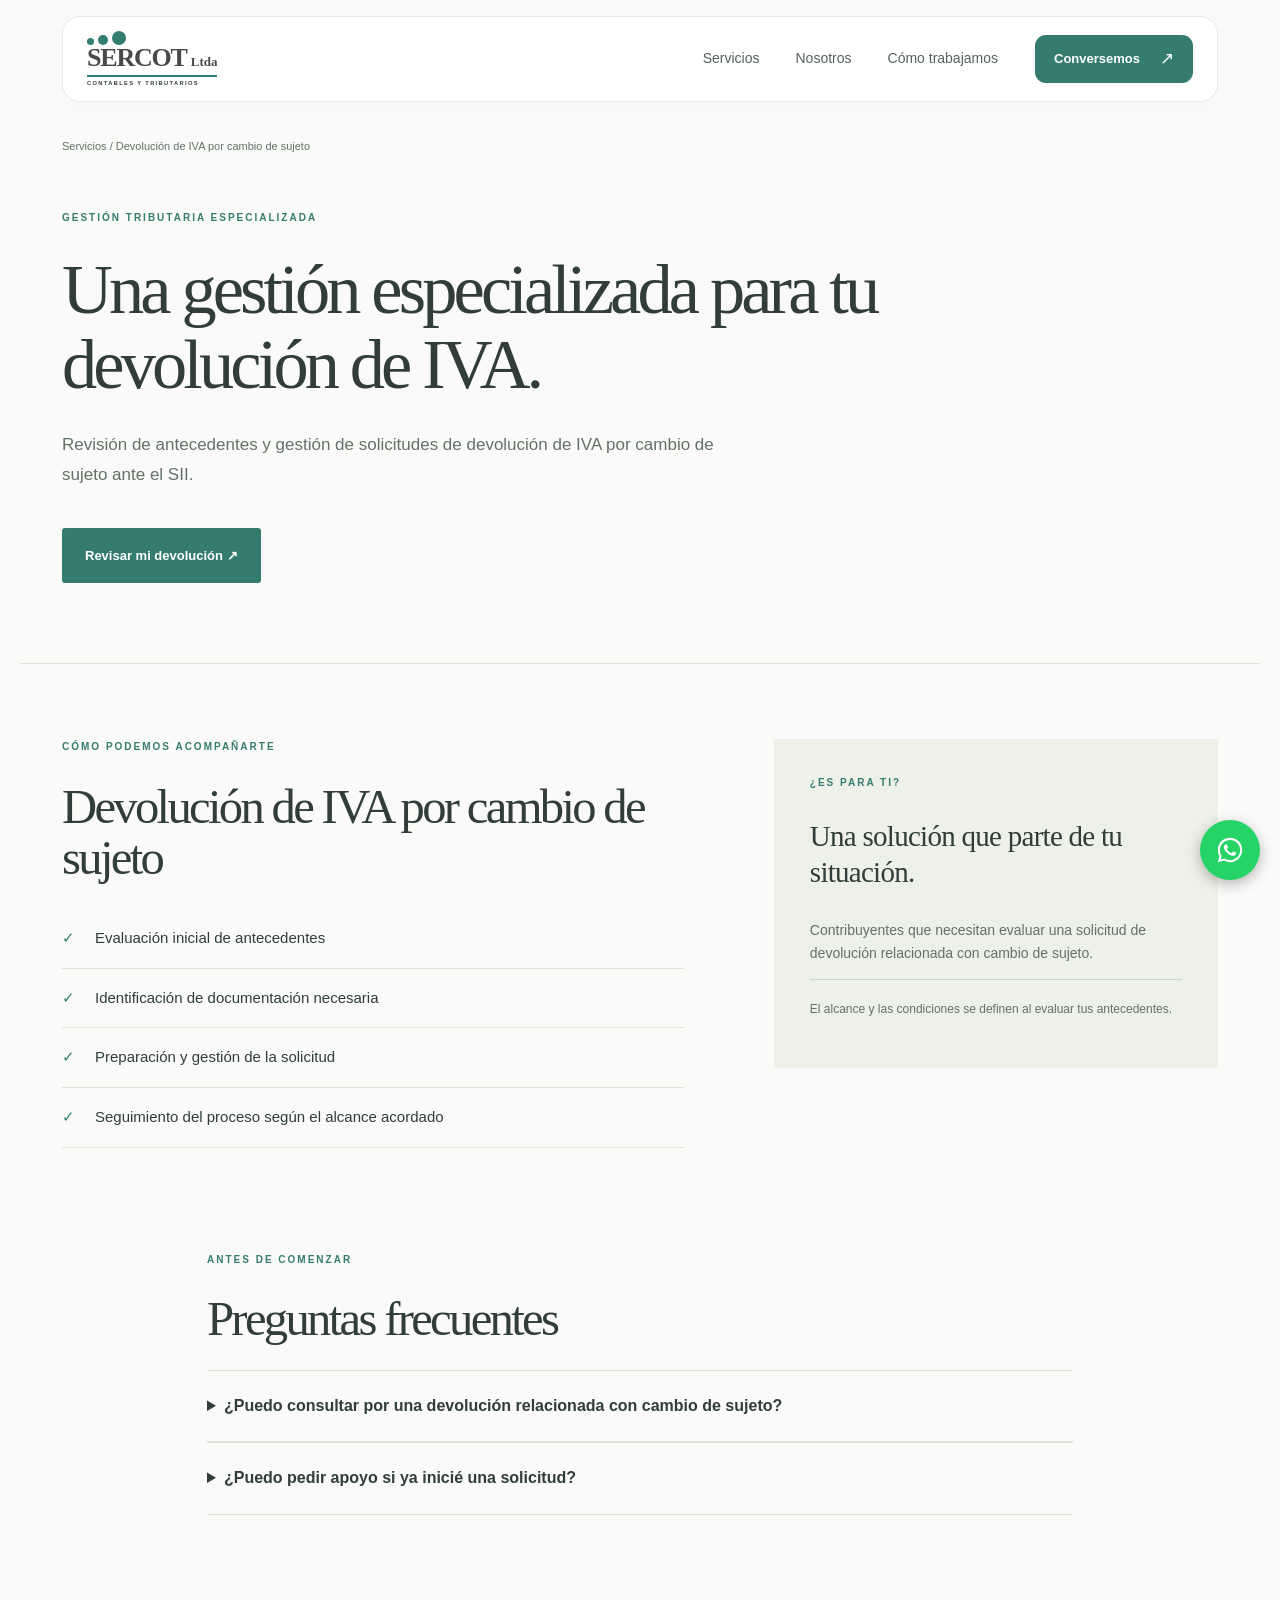
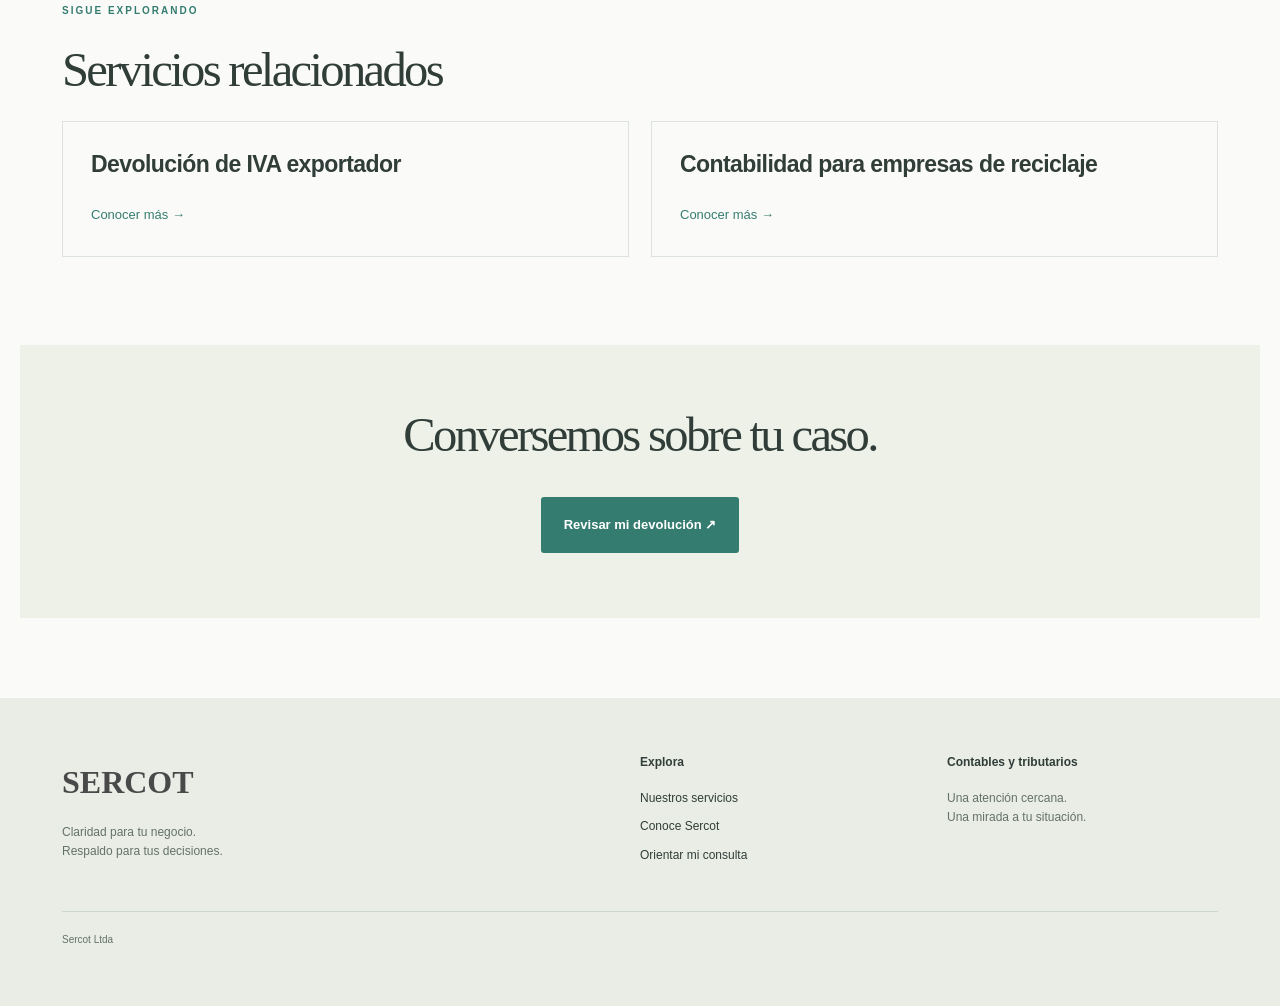
<file: web/servicios/devolucion-iva-cambio-sujeto.html>
<!doctype html><html lang="es-CL"><head><meta charset="utf-8"><meta name="viewport" content="width=device-width,initial-scale=1"><meta name="robots" content="index,follow"><link rel="canonical" href="https://sercot.cl/servicios/devolucion-iva-cambio-sujeto.html"><title>Devolución de IVA por cambio de sujeto | Sercot</title><meta name="description" content="Revisión de antecedentes y gestión de solicitudes de devolución de IVA por cambio de sujeto ante el SII."><meta name="theme-color" content="#357c70"><link rel="stylesheet" href="../assets/style.css?v=16"><script src="../assets/app.js?v=13" defer></script></head><body>
<a class="skip" href="#contenido">Saltar al contenido</a>
<header><a class="brand" href="../index.html" aria-label="Sercot, inicio"><span class="brand-dots" aria-hidden="true"><i></i><i></i><i></i></span><strong>SERCOT<span>Ltda</span></strong><small>CONTABLES Y TRIBUTARIOS</small></a><button class="menu-toggle" aria-expanded="false" aria-controls="navigation">Menú <span>☰</span></button><nav id="navigation" aria-label="Navegación principal"><a href="../servicios/index.html">Servicios</a><a href="../nosotros.html">Nosotros</a><a href="../index.html#como-trabajamos">Cómo trabajamos</a><a class="button small" href="../contacto.html">Conversemos <span aria-hidden="true">↗</span></a></nav></header>
<main id="contenido"><section class="service-hero wrap"><a class="breadcrumb" href="index.html">Servicios / Devolución de IVA por cambio de sujeto</a><p class="eyebrow">GESTIÓN TRIBUTARIA ESPECIALIZADA</p><h1>Una gestión especializada para tu devolución de IVA.</h1><p class="lead">Revisión de antecedentes y gestión de solicitudes de devolución de IVA por cambio de sujeto ante el SII.</p><a class="button" href="../contacto.html?servicio=devolucion-iva-cambio-sujeto">Revisar mi devolución ↗</a></section><section class="wrap service-details"><div><p class="eyebrow">CÓMO PODEMOS ACOMPAÑARTE</p><h2>Devolución de IVA por cambio de sujeto</h2><ul class="checklist"><li><span>✓</span>Evaluación inicial de antecedentes</li><li><span>✓</span>Identificación de documentación necesaria</li><li><span>✓</span>Preparación y gestión de la solicitud</li><li><span>✓</span>Seguimiento del proceso según el alcance acordado</li></ul></div><aside><p class="eyebrow">¿ES PARA TI?</p><h3>Una solución que parte de tu situación.</h3><p>Contribuyentes que necesitan evaluar una solicitud de devolución relacionada con cambio de sujeto.</p><p class="aside-note">El alcance y las condiciones se definen al evaluar tus antecedentes.</p></aside></section><section class="wrap faq section"><p class="eyebrow">ANTES DE COMENZAR</p><h2>Preguntas frecuentes</h2><details><summary>¿Puedo consultar por una devolución relacionada con cambio de sujeto?</summary><p>Sercot trabaja con estas solicitudes y puede revisar tu actividad y antecedentes para evaluar el apoyo que necesitas.</p></details><details><summary>¿Puedo pedir apoyo si ya inicié una solicitud?</summary><p>Sí. Indica en qué etapa estás para revisar el estado de la gestión y acordar los siguientes pasos.</p></details></section><section class="wrap section related"><p class="eyebrow">SIGUE EXPLORANDO</p><h2>Servicios relacionados</h2><div class="related-grid"><a href="devolucion-iva-exportador.html"><h3>Devolución de IVA exportador</h3><span>Conocer más →</span></a><a href="contabilidad-reciclaje.html"><h3>Contabilidad para empresas de reciclaje</h3><span>Conocer más →</span></a></div></section><section class="closing wrap"><h2>Conversemos sobre tu caso.</h2><a class="button" href="../contacto.html?servicio=devolucion-iva-cambio-sujeto">Revisar mi devolución ↗</a></section></main><footer><div><span class="footer-brand">SERCOT</span><p>Claridad para tu negocio.<br>Respaldo para tus decisiones.</p></div><div><h2>Explora</h2><a href="../servicios/index.html">Nuestros servicios</a><a href="../nosotros.html">Conoce Sercot</a><a href="../contacto.html">Orientar mi consulta</a></div><div><h2>Contables y tributarios</h2><p>Una atención cercana.<br>Una mirada a tu situación.</p></div><div class="footer-bottom">Sercot Ltda</div></footer><a class="whatsapp-float" href="https://wa.me/56973082614?text=Hola%2C%20quiero%20consultar%20con%20Sercot" target="_blank" rel="noopener" aria-label="Escríbenos por WhatsApp"><svg viewBox="0 0 32 32" width="30" height="30" aria-hidden="true" focusable="false"><path fill="currentColor" d="M16.04 3C8.86 3 3.03 8.82 3.03 16c0 2.29.6 4.53 1.74 6.5L3 29l6.68-1.75A13 13 0 0 0 16.04 29C23.22 29 29.05 23.18 29.05 16S23.22 3 16.04 3Zm0 23.8c-1.95 0-3.86-.53-5.53-1.52l-.4-.24-3.96 1.04 1.06-3.86-.26-.4A10.77 10.77 0 0 1 5.24 16c0-5.96 4.85-10.8 10.8-10.8 5.96 0 10.8 4.84 10.8 10.8 0 5.95-4.84 10.8-10.8 10.8Zm5.92-8.08c-.32-.16-1.92-.95-2.22-1.06-.3-.1-.51-.16-.73.16-.22.32-.84 1.06-1.03 1.28-.19.21-.38.24-.7.08-.32-.16-1.37-.5-2.6-1.6-.96-.86-1.6-1.91-1.8-2.23-.19-.32-.02-.5.14-.66.15-.14.32-.38.48-.57.16-.19.21-.32.32-.54.1-.21.05-.4-.03-.56-.08-.16-.73-1.76-1-2.4-.26-.63-.53-.54-.73-.55h-.62c-.21 0-.56.08-.85.4-.29.32-1.12 1.1-1.12 2.68s1.15 3.1 1.31 3.32c.16.21 2.27 3.46 5.5 4.85.77.33 1.37.53 1.84.68.77.24 1.47.21 2.03.13.62-.09 1.92-.78 2.19-1.54.27-.75.27-1.4.19-1.54-.08-.13-.29-.21-.61-.37Z"/></svg></a></body></html>
</file>
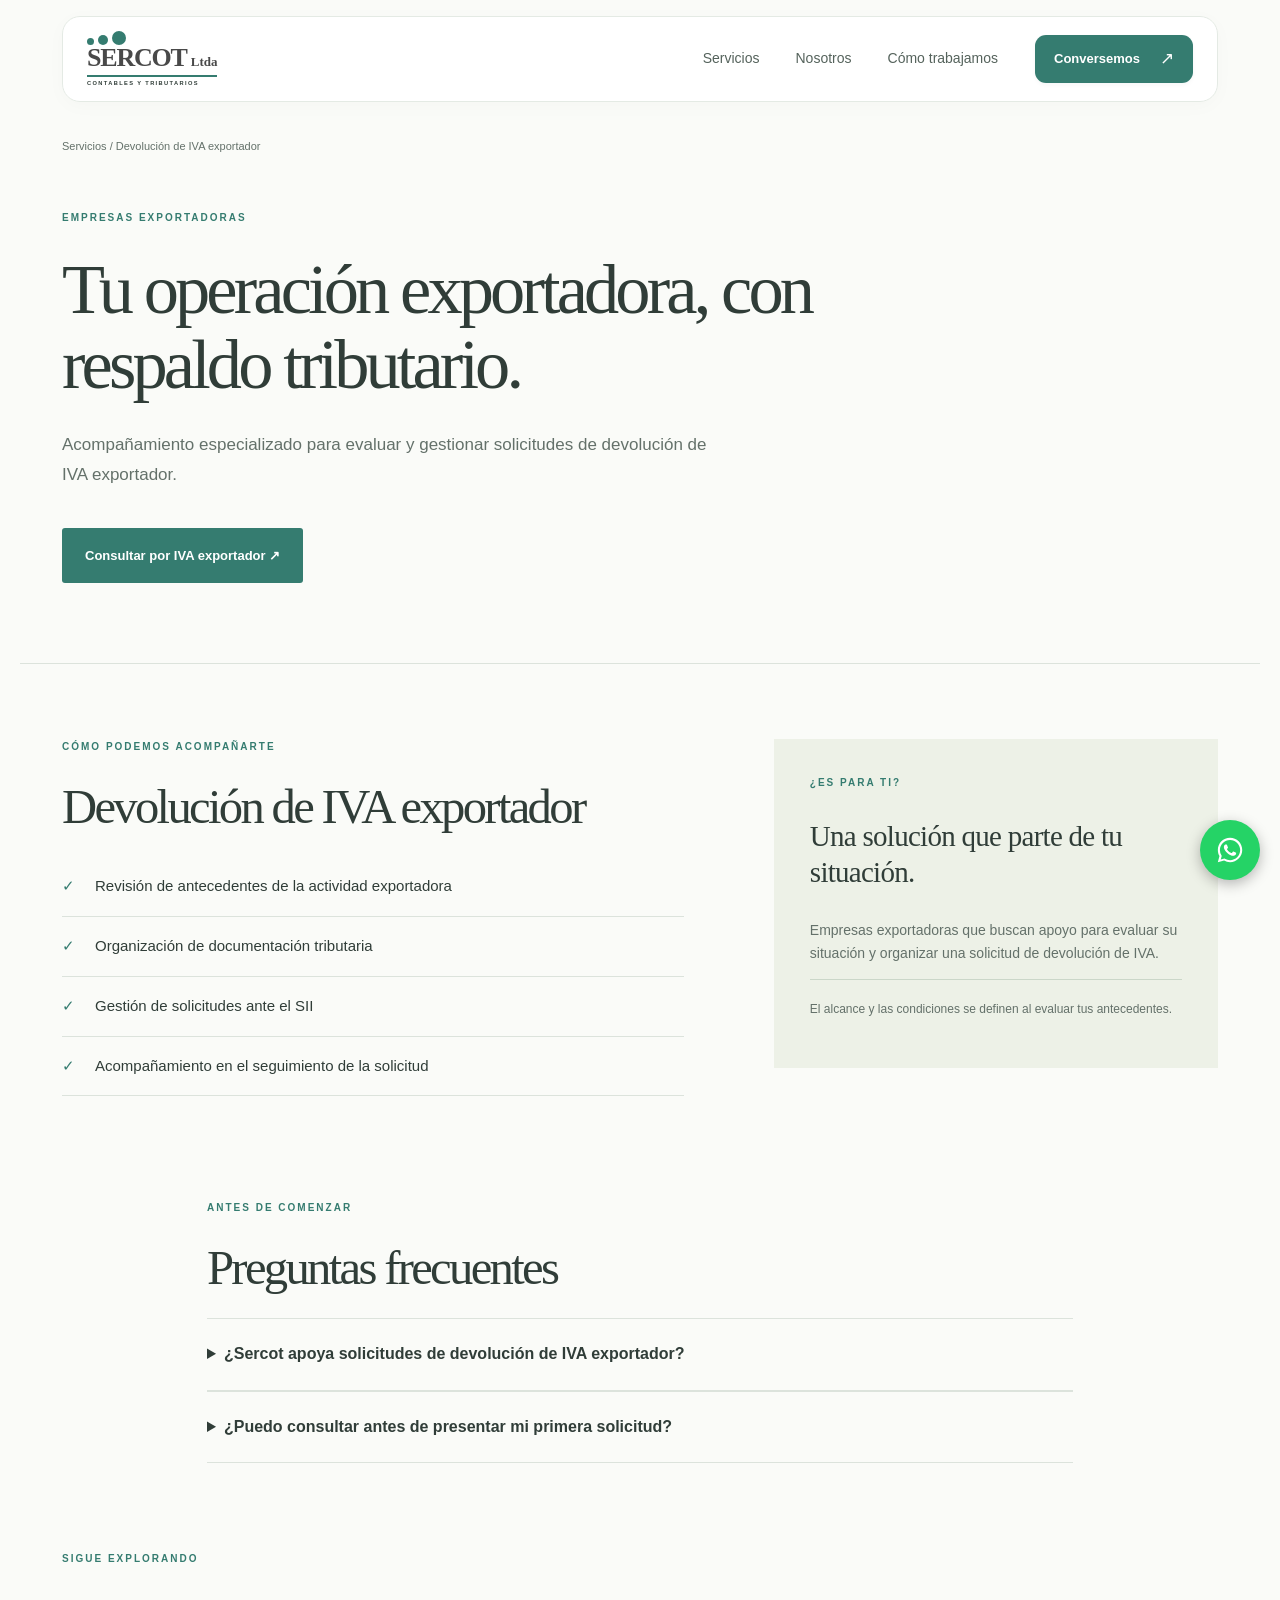
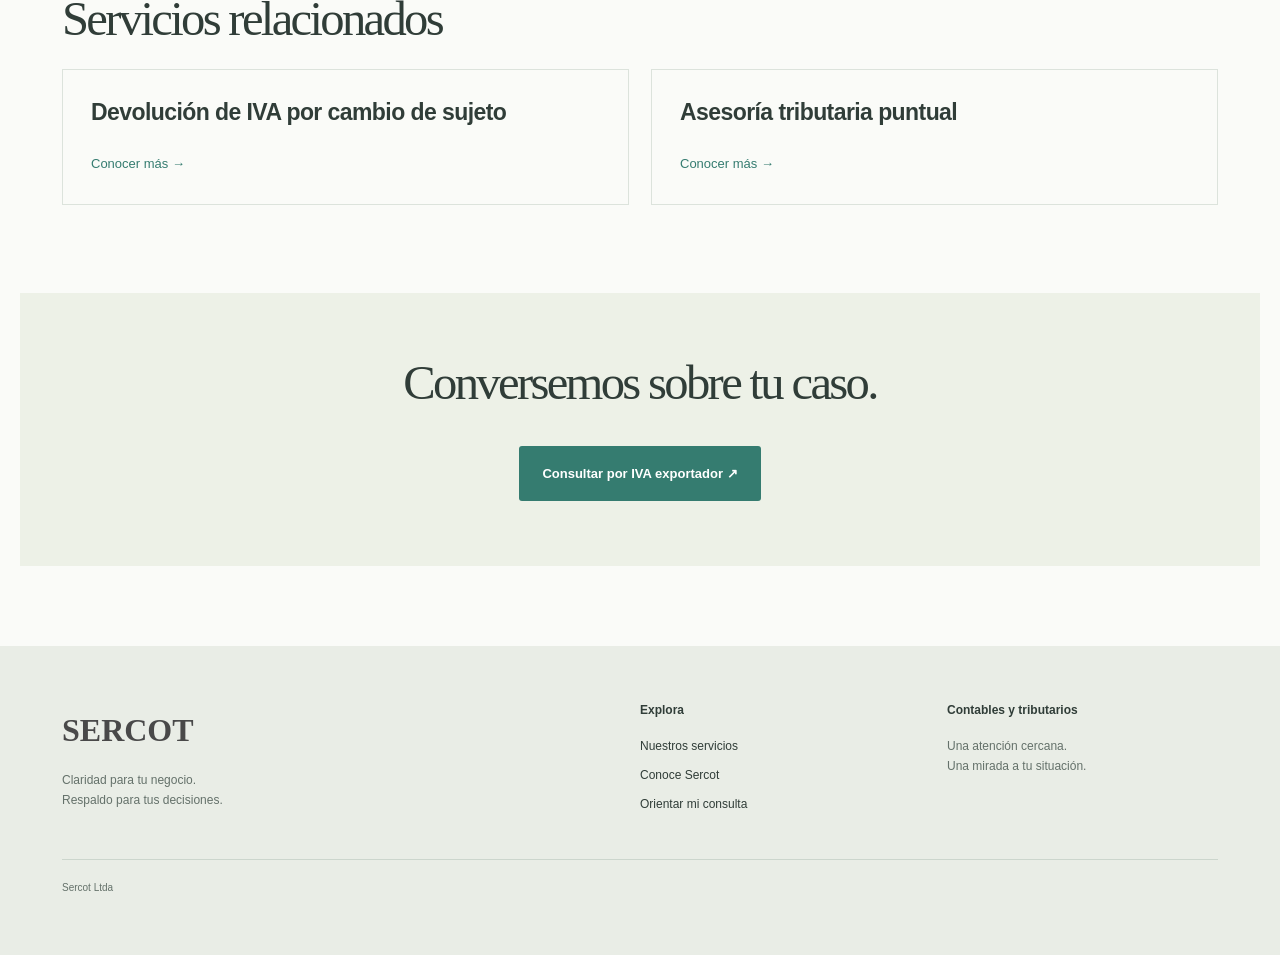
<file: web/servicios/devolucion-iva-exportador.html>
<!doctype html><html lang="es-CL"><head><meta charset="utf-8"><meta name="viewport" content="width=device-width,initial-scale=1"><meta name="robots" content="index,follow"><link rel="canonical" href="https://sercot.cl/servicios/devolucion-iva-exportador.html"><title>Devolución de IVA exportador | Sercot</title><meta name="description" content="Acompañamiento especializado para evaluar y gestionar solicitudes de devolución de IVA exportador."><meta name="theme-color" content="#357c70"><link rel="stylesheet" href="../assets/style.css?v=16"><script src="../assets/app.js?v=13" defer></script></head><body>
<a class="skip" href="#contenido">Saltar al contenido</a>
<header><a class="brand" href="../index.html" aria-label="Sercot, inicio"><span class="brand-dots" aria-hidden="true"><i></i><i></i><i></i></span><strong>SERCOT<span>Ltda</span></strong><small>CONTABLES Y TRIBUTARIOS</small></a><button class="menu-toggle" aria-expanded="false" aria-controls="navigation">Menú <span>☰</span></button><nav id="navigation" aria-label="Navegación principal"><a href="../servicios/index.html">Servicios</a><a href="../nosotros.html">Nosotros</a><a href="../index.html#como-trabajamos">Cómo trabajamos</a><a class="button small" href="../contacto.html">Conversemos <span aria-hidden="true">↗</span></a></nav></header>
<main id="contenido"><section class="service-hero wrap"><a class="breadcrumb" href="index.html">Servicios / Devolución de IVA exportador</a><p class="eyebrow">EMPRESAS EXPORTADORAS</p><h1>Tu operación exportadora, con respaldo tributario.</h1><p class="lead">Acompañamiento especializado para evaluar y gestionar solicitudes de devolución de IVA exportador.</p><a class="button" href="../contacto.html?servicio=devolucion-iva-exportador">Consultar por IVA exportador ↗</a></section><section class="wrap service-details"><div><p class="eyebrow">CÓMO PODEMOS ACOMPAÑARTE</p><h2>Devolución de IVA exportador</h2><ul class="checklist"><li><span>✓</span>Revisión de antecedentes de la actividad exportadora</li><li><span>✓</span>Organización de documentación tributaria</li><li><span>✓</span>Gestión de solicitudes ante el SII</li><li><span>✓</span>Acompañamiento en el seguimiento de la solicitud</li></ul></div><aside><p class="eyebrow">¿ES PARA TI?</p><h3>Una solución que parte de tu situación.</h3><p>Empresas exportadoras que buscan apoyo para evaluar su situación y organizar una solicitud de devolución de IVA.</p><p class="aside-note">El alcance y las condiciones se definen al evaluar tus antecedentes.</p></aside></section><section class="wrap faq section"><p class="eyebrow">ANTES DE COMENZAR</p><h2>Preguntas frecuentes</h2><details><summary>¿Sercot apoya solicitudes de devolución de IVA exportador?</summary><p>Sí. Podemos conversar sobre tu actividad exportadora, los antecedentes disponibles y la etapa de tu solicitud.</p></details><details><summary>¿Puedo consultar antes de presentar mi primera solicitud?</summary><p>Sí. Podemos partir por revisar tu situación e identificar el trabajo que requiere preparar la gestión.</p></details></section><section class="wrap section related"><p class="eyebrow">SIGUE EXPLORANDO</p><h2>Servicios relacionados</h2><div class="related-grid"><a href="devolucion-iva-cambio-sujeto.html"><h3>Devolución de IVA por cambio de sujeto</h3><span>Conocer más →</span></a><a href="asesoria-tributaria.html"><h3>Asesoría tributaria puntual</h3><span>Conocer más →</span></a></div></section><section class="closing wrap"><h2>Conversemos sobre tu caso.</h2><a class="button" href="../contacto.html?servicio=devolucion-iva-exportador">Consultar por IVA exportador ↗</a></section></main><footer><div><span class="footer-brand">SERCOT</span><p>Claridad para tu negocio.<br>Respaldo para tus decisiones.</p></div><div><h2>Explora</h2><a href="../servicios/index.html">Nuestros servicios</a><a href="../nosotros.html">Conoce Sercot</a><a href="../contacto.html">Orientar mi consulta</a></div><div><h2>Contables y tributarios</h2><p>Una atención cercana.<br>Una mirada a tu situación.</p></div><div class="footer-bottom">Sercot Ltda</div></footer><a class="whatsapp-float" href="https://wa.me/56973082614?text=Hola%2C%20quiero%20consultar%20con%20Sercot" target="_blank" rel="noopener" aria-label="Escríbenos por WhatsApp"><svg viewBox="0 0 32 32" width="30" height="30" aria-hidden="true" focusable="false"><path fill="currentColor" d="M16.04 3C8.86 3 3.03 8.82 3.03 16c0 2.29.6 4.53 1.74 6.5L3 29l6.68-1.75A13 13 0 0 0 16.04 29C23.22 29 29.05 23.18 29.05 16S23.22 3 16.04 3Zm0 23.8c-1.95 0-3.86-.53-5.53-1.52l-.4-.24-3.96 1.04 1.06-3.86-.26-.4A10.77 10.77 0 0 1 5.24 16c0-5.96 4.85-10.8 10.8-10.8 5.96 0 10.8 4.84 10.8 10.8 0 5.95-4.84 10.8-10.8 10.8Zm5.92-8.08c-.32-.16-1.92-.95-2.22-1.06-.3-.1-.51-.16-.73.16-.22.32-.84 1.06-1.03 1.28-.19.21-.38.24-.7.08-.32-.16-1.37-.5-2.6-1.6-.96-.86-1.6-1.91-1.8-2.23-.19-.32-.02-.5.14-.66.15-.14.32-.38.48-.57.16-.19.21-.32.32-.54.1-.21.05-.4-.03-.56-.08-.16-.73-1.76-1-2.4-.26-.63-.53-.54-.73-.55h-.62c-.21 0-.56.08-.85.4-.29.32-1.12 1.1-1.12 2.68s1.15 3.1 1.31 3.32c.16.21 2.27 3.46 5.5 4.85.77.33 1.37.53 1.84.68.77.24 1.47.21 2.03.13.62-.09 1.92-.78 2.19-1.54.27-.75.27-1.4.19-1.54-.08-.13-.29-.21-.61-.37Z"/></svg></a></body></html>
</file>
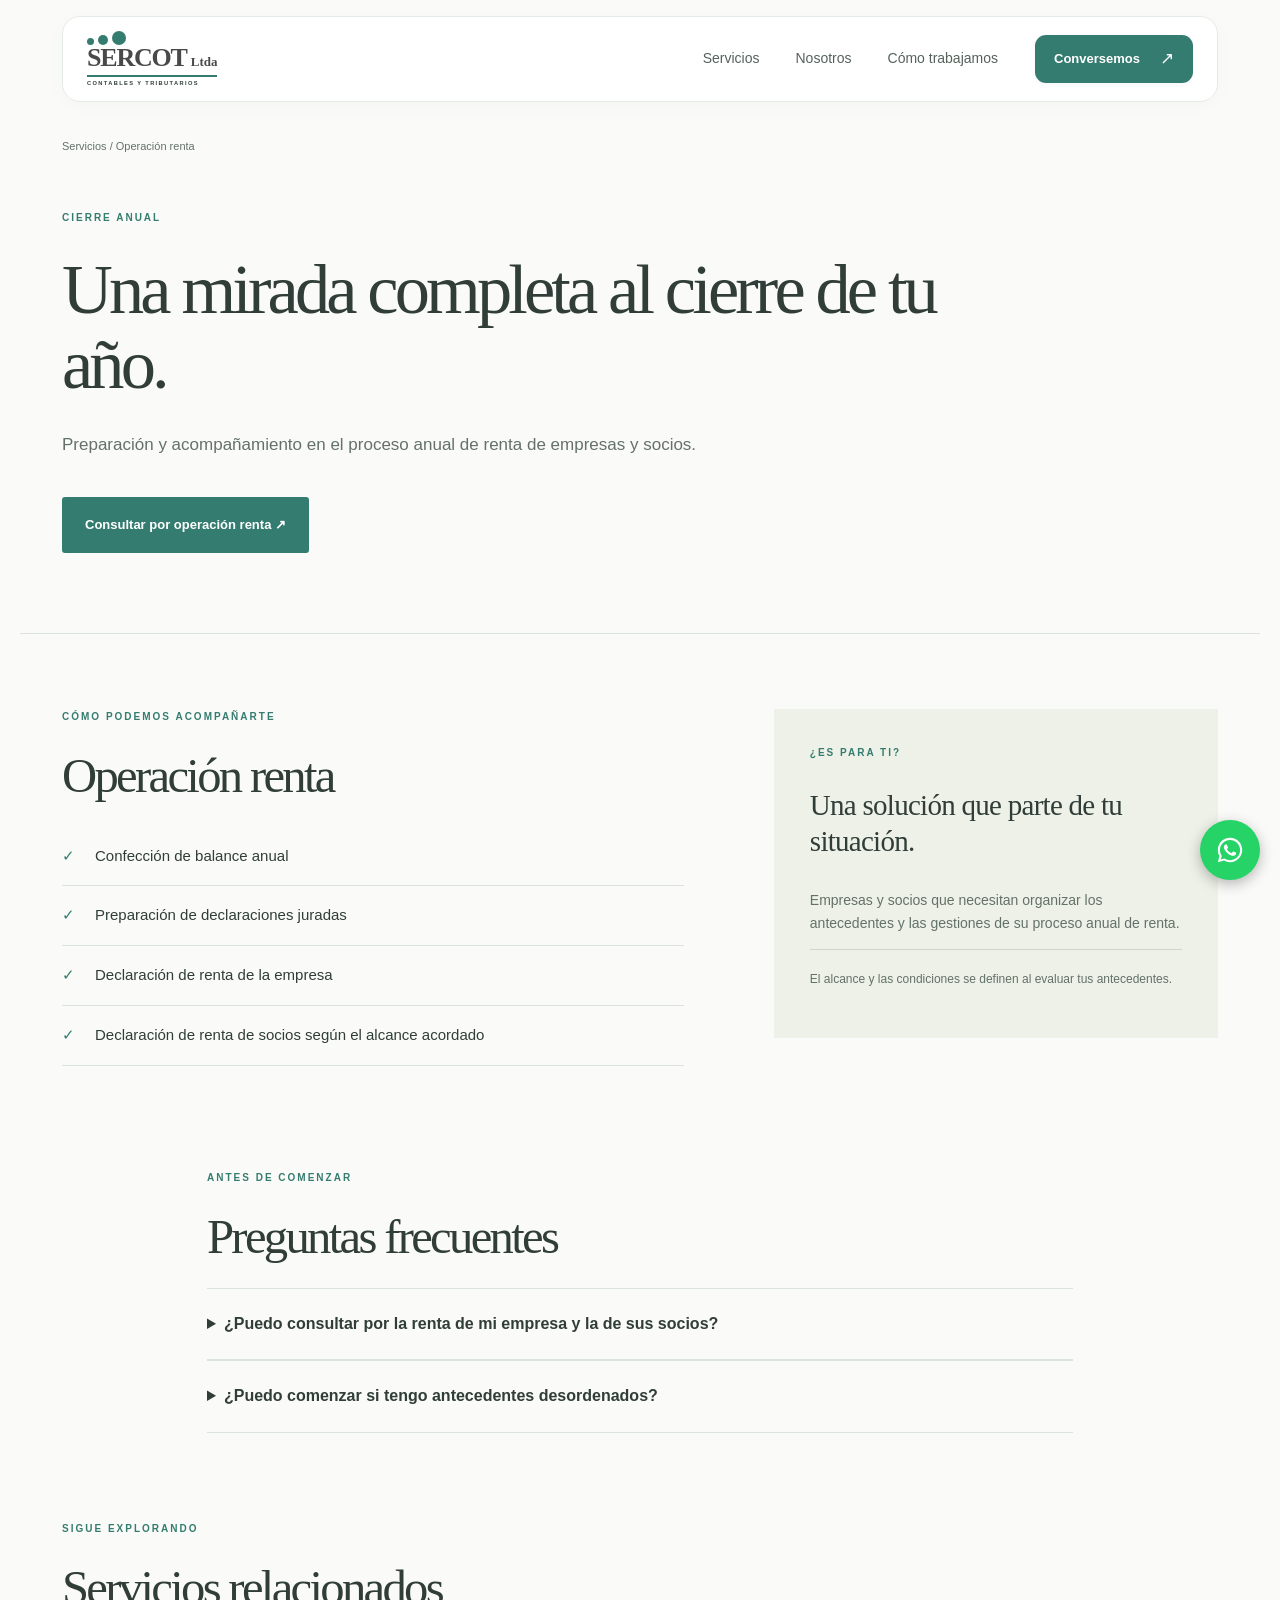
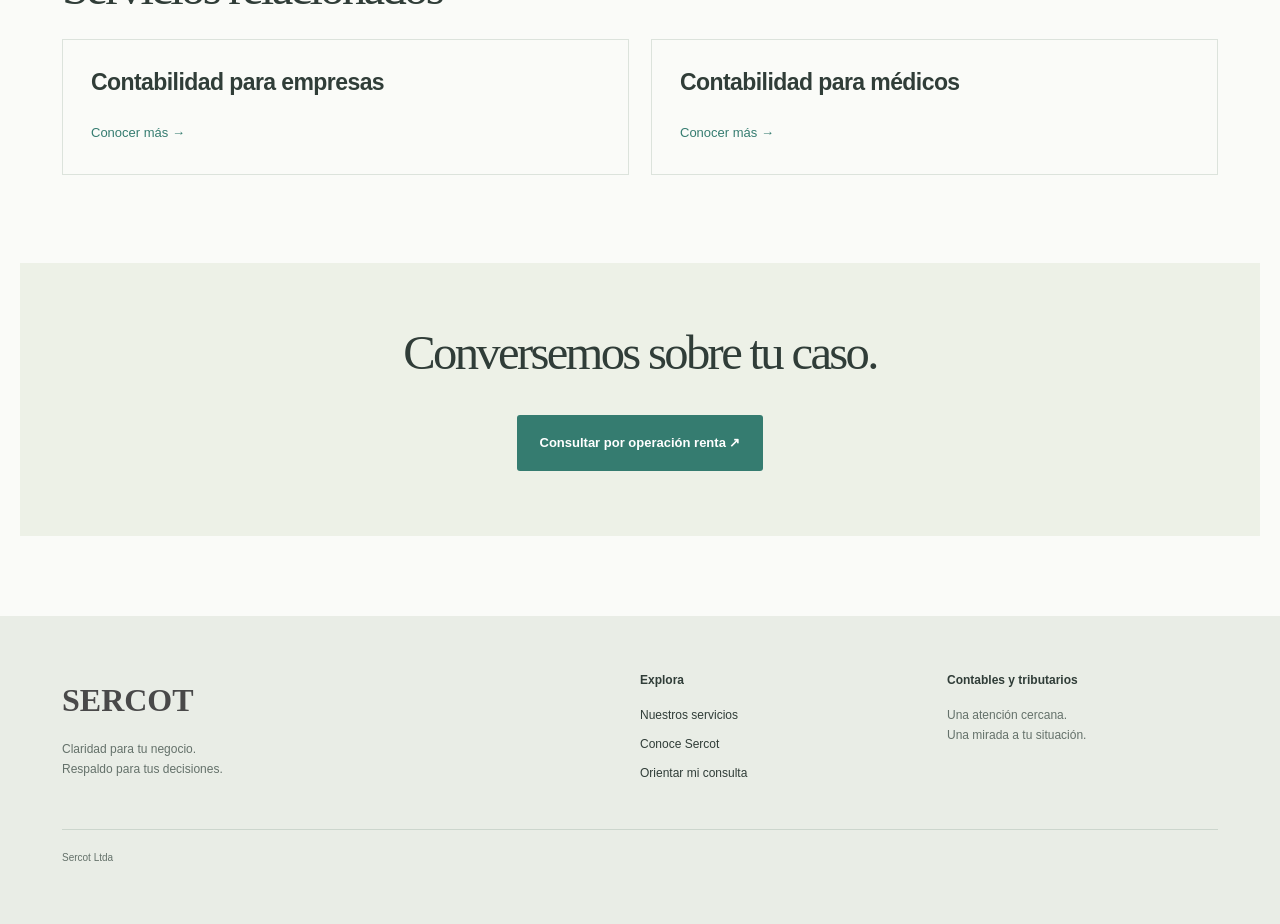
<file: web/servicios/operacion-renta.html>
<!doctype html><html lang="es-CL"><head><meta charset="utf-8"><meta name="viewport" content="width=device-width,initial-scale=1"><meta name="robots" content="index,follow"><link rel="canonical" href="https://sercot.cl/servicios/operacion-renta.html"><title>Operación renta | Sercot</title><meta name="description" content="Preparación y acompañamiento en el proceso anual de renta de empresas y socios."><meta name="theme-color" content="#357c70"><link rel="stylesheet" href="../assets/style.css?v=16"><script src="../assets/app.js?v=13" defer></script></head><body>
<a class="skip" href="#contenido">Saltar al contenido</a>
<header><a class="brand" href="../index.html" aria-label="Sercot, inicio"><span class="brand-dots" aria-hidden="true"><i></i><i></i><i></i></span><strong>SERCOT<span>Ltda</span></strong><small>CONTABLES Y TRIBUTARIOS</small></a><button class="menu-toggle" aria-expanded="false" aria-controls="navigation">Menú <span>☰</span></button><nav id="navigation" aria-label="Navegación principal"><a href="../servicios/index.html">Servicios</a><a href="../nosotros.html">Nosotros</a><a href="../index.html#como-trabajamos">Cómo trabajamos</a><a class="button small" href="../contacto.html">Conversemos <span aria-hidden="true">↗</span></a></nav></header>
<main id="contenido"><section class="service-hero wrap"><a class="breadcrumb" href="index.html">Servicios / Operación renta</a><p class="eyebrow">CIERRE ANUAL</p><h1>Una mirada completa al cierre de tu año.</h1><p class="lead">Preparación y acompañamiento en el proceso anual de renta de empresas y socios.</p><a class="button" href="../contacto.html?servicio=operacion-renta">Consultar por operación renta ↗</a></section><section class="wrap service-details"><div><p class="eyebrow">CÓMO PODEMOS ACOMPAÑARTE</p><h2>Operación renta</h2><ul class="checklist"><li><span>✓</span>Confección de balance anual</li><li><span>✓</span>Preparación de declaraciones juradas</li><li><span>✓</span>Declaración de renta de la empresa</li><li><span>✓</span>Declaración de renta de socios según el alcance acordado</li></ul></div><aside><p class="eyebrow">¿ES PARA TI?</p><h3>Una solución que parte de tu situación.</h3><p>Empresas y socios que necesitan organizar los antecedentes y las gestiones de su proceso anual de renta.</p><p class="aside-note">El alcance y las condiciones se definen al evaluar tus antecedentes.</p></aside></section><section class="wrap faq section"><p class="eyebrow">ANTES DE COMENZAR</p><h2>Preguntas frecuentes</h2><details><summary>¿Puedo consultar por la renta de mi empresa y la de sus socios?</summary><p>Podemos revisar ambas necesidades e identificar los antecedentes necesarios para definir el trabajo.</p></details><details><summary>¿Puedo comenzar si tengo antecedentes desordenados?</summary><p>Sí, la primera conversación puede servir para identificar qué información tienes y qué falta reunir.</p></details></section><section class="wrap section related"><p class="eyebrow">SIGUE EXPLORANDO</p><h2>Servicios relacionados</h2><div class="related-grid"><a href="contabilidad-empresas.html"><h3>Contabilidad para empresas</h3><span>Conocer más →</span></a><a href="contabilidad-medicos.html"><h3>Contabilidad para médicos</h3><span>Conocer más →</span></a></div></section><section class="closing wrap"><h2>Conversemos sobre tu caso.</h2><a class="button" href="../contacto.html?servicio=operacion-renta">Consultar por operación renta ↗</a></section></main><footer><div><span class="footer-brand">SERCOT</span><p>Claridad para tu negocio.<br>Respaldo para tus decisiones.</p></div><div><h2>Explora</h2><a href="../servicios/index.html">Nuestros servicios</a><a href="../nosotros.html">Conoce Sercot</a><a href="../contacto.html">Orientar mi consulta</a></div><div><h2>Contables y tributarios</h2><p>Una atención cercana.<br>Una mirada a tu situación.</p></div><div class="footer-bottom">Sercot Ltda</div></footer><a class="whatsapp-float" href="https://wa.me/56973082614?text=Hola%2C%20quiero%20consultar%20con%20Sercot" target="_blank" rel="noopener" aria-label="Escríbenos por WhatsApp"><svg viewBox="0 0 32 32" width="30" height="30" aria-hidden="true" focusable="false"><path fill="currentColor" d="M16.04 3C8.86 3 3.03 8.82 3.03 16c0 2.29.6 4.53 1.74 6.5L3 29l6.68-1.75A13 13 0 0 0 16.04 29C23.22 29 29.05 23.18 29.05 16S23.22 3 16.04 3Zm0 23.8c-1.95 0-3.86-.53-5.53-1.52l-.4-.24-3.96 1.04 1.06-3.86-.26-.4A10.77 10.77 0 0 1 5.24 16c0-5.96 4.85-10.8 10.8-10.8 5.96 0 10.8 4.84 10.8 10.8 0 5.95-4.84 10.8-10.8 10.8Zm5.92-8.08c-.32-.16-1.92-.95-2.22-1.06-.3-.1-.51-.16-.73.16-.22.32-.84 1.06-1.03 1.28-.19.21-.38.24-.7.08-.32-.16-1.37-.5-2.6-1.6-.96-.86-1.6-1.91-1.8-2.23-.19-.32-.02-.5.14-.66.15-.14.32-.38.48-.57.16-.19.21-.32.32-.54.1-.21.05-.4-.03-.56-.08-.16-.73-1.76-1-2.4-.26-.63-.53-.54-.73-.55h-.62c-.21 0-.56.08-.85.4-.29.32-1.12 1.1-1.12 2.68s1.15 3.1 1.31 3.32c.16.21 2.27 3.46 5.5 4.85.77.33 1.37.53 1.84.68.77.24 1.47.21 2.03.13.62-.09 1.92-.78 2.19-1.54.27-.75.27-1.4.19-1.54-.08-.13-.29-.21-.61-.37Z"/></svg></a></body></html>
</file>
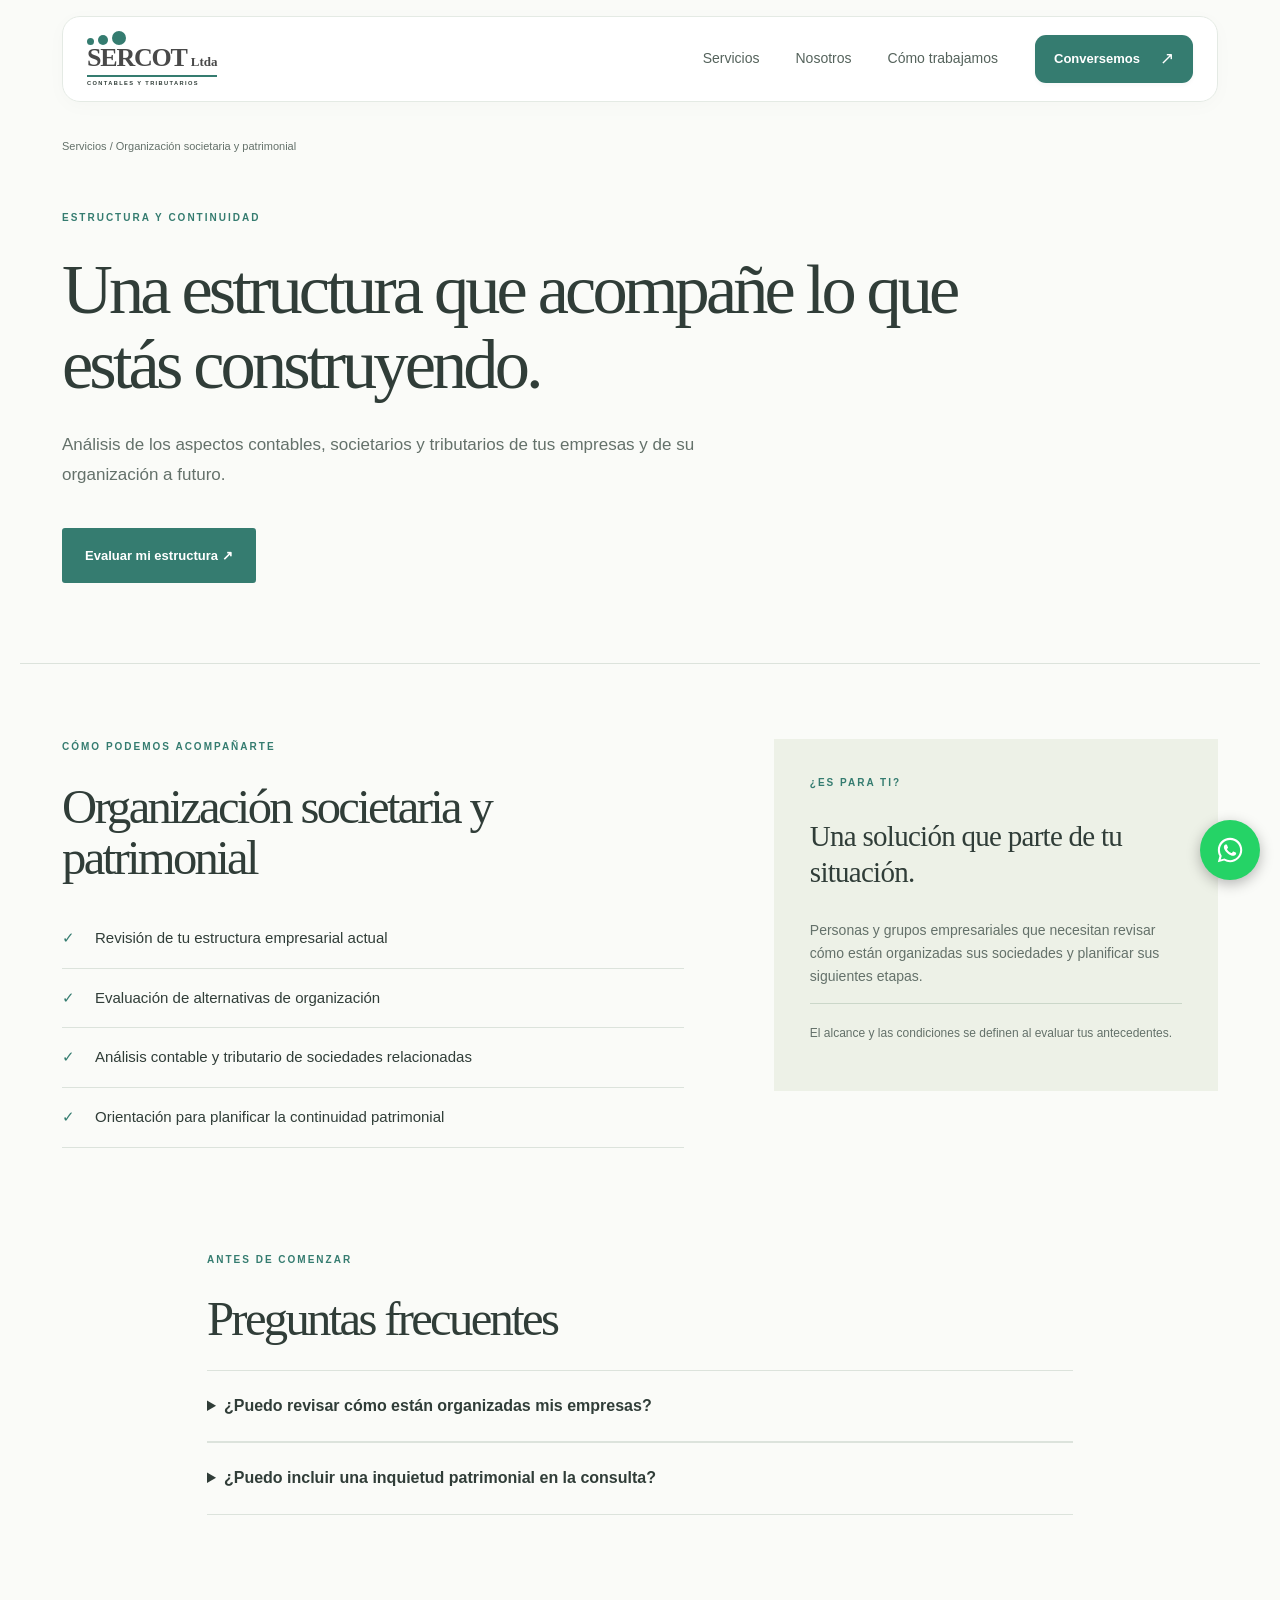
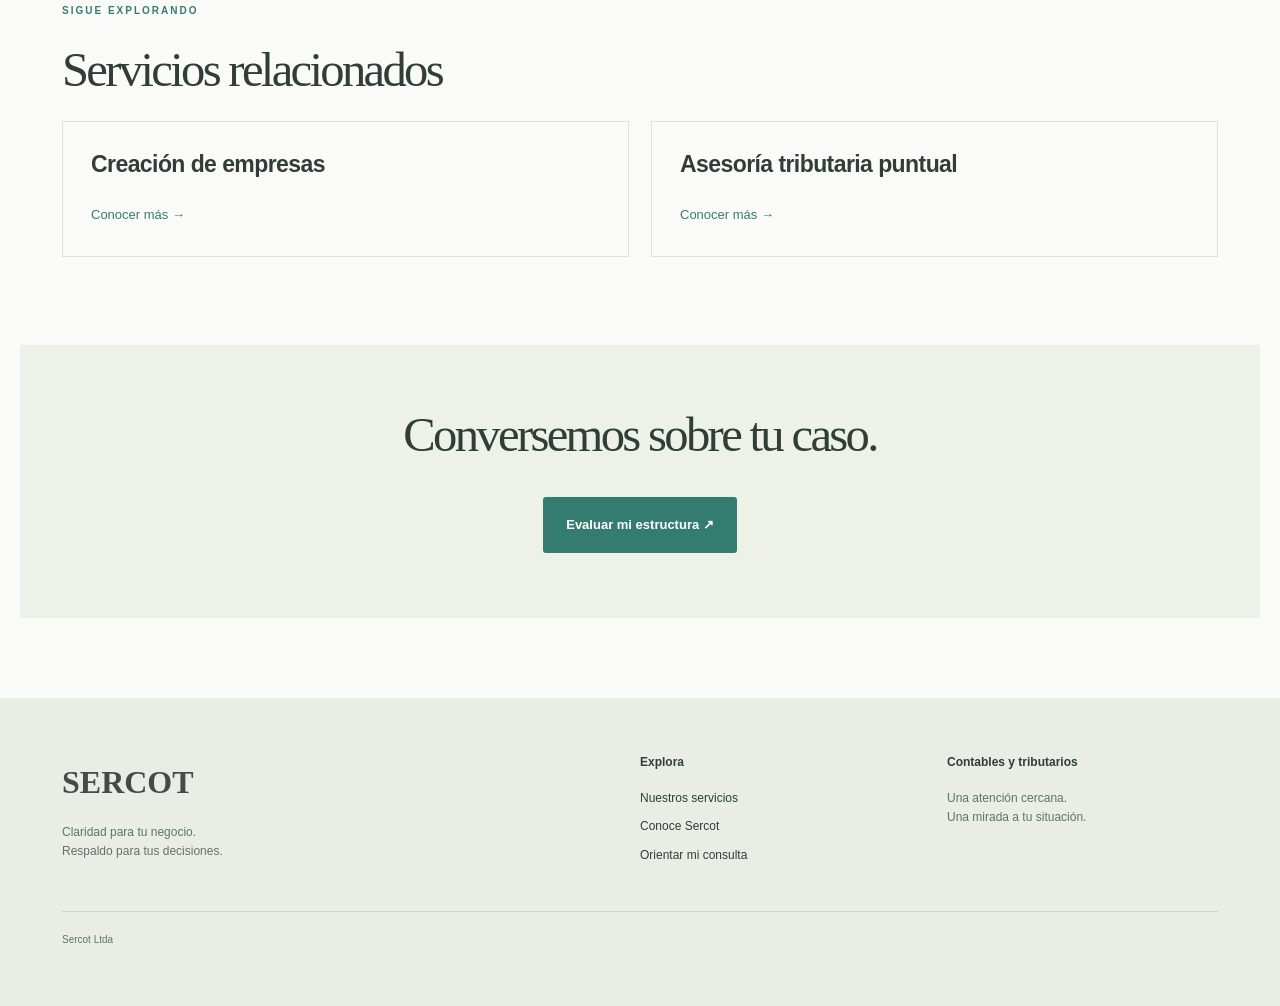
<file: web/servicios/organizacion-societaria.html>
<!doctype html><html lang="es-CL"><head><meta charset="utf-8"><meta name="viewport" content="width=device-width,initial-scale=1"><meta name="robots" content="index,follow"><link rel="canonical" href="https://sercot.cl/servicios/organizacion-societaria.html"><title>Organización societaria y patrimonial | Sercot</title><meta name="description" content="Análisis de los aspectos contables, societarios y tributarios de tus empresas y de su organización a futuro."><meta name="theme-color" content="#357c70"><link rel="stylesheet" href="../assets/style.css?v=16"><script src="../assets/app.js?v=13" defer></script></head><body>
<a class="skip" href="#contenido">Saltar al contenido</a>
<header><a class="brand" href="../index.html" aria-label="Sercot, inicio"><span class="brand-dots" aria-hidden="true"><i></i><i></i><i></i></span><strong>SERCOT<span>Ltda</span></strong><small>CONTABLES Y TRIBUTARIOS</small></a><button class="menu-toggle" aria-expanded="false" aria-controls="navigation">Menú <span>☰</span></button><nav id="navigation" aria-label="Navegación principal"><a href="../servicios/index.html">Servicios</a><a href="../nosotros.html">Nosotros</a><a href="../index.html#como-trabajamos">Cómo trabajamos</a><a class="button small" href="../contacto.html">Conversemos <span aria-hidden="true">↗</span></a></nav></header>
<main id="contenido"><section class="service-hero wrap"><a class="breadcrumb" href="index.html">Servicios / Organización societaria y patrimonial</a><p class="eyebrow">ESTRUCTURA Y CONTINUIDAD</p><h1>Una estructura que acompañe lo que estás construyendo.</h1><p class="lead">Análisis de los aspectos contables, societarios y tributarios de tus empresas y de su organización a futuro.</p><a class="button" href="../contacto.html?servicio=organizacion-societaria">Evaluar mi estructura ↗</a></section><section class="wrap service-details"><div><p class="eyebrow">CÓMO PODEMOS ACOMPAÑARTE</p><h2>Organización societaria y patrimonial</h2><ul class="checklist"><li><span>✓</span>Revisión de tu estructura empresarial actual</li><li><span>✓</span>Evaluación de alternativas de organización</li><li><span>✓</span>Análisis contable y tributario de sociedades relacionadas</li><li><span>✓</span>Orientación para planificar la continuidad patrimonial</li></ul></div><aside><p class="eyebrow">¿ES PARA TI?</p><h3>Una solución que parte de tu situación.</h3><p>Personas y grupos empresariales que necesitan revisar cómo están organizadas sus sociedades y planificar sus siguientes etapas.</p><p class="aside-note">El alcance y las condiciones se definen al evaluar tus antecedentes.</p></aside></section><section class="wrap faq section"><p class="eyebrow">ANTES DE COMENZAR</p><h2>Preguntas frecuentes</h2><details><summary>¿Puedo revisar cómo están organizadas mis empresas?</summary><p>Podemos analizar los aspectos contables, societarios y tributarios de tu estructura y conversar sobre tus objetivos.</p></details><details><summary>¿Puedo incluir una inquietud patrimonial en la consulta?</summary><p>Sí. Puedes explicar qué deseas organizar para identificar el alcance contable y tributario y las coordinaciones adicionales que requiera el caso.</p></details></section><section class="wrap section related"><p class="eyebrow">SIGUE EXPLORANDO</p><h2>Servicios relacionados</h2><div class="related-grid"><a href="creacion-empresas.html"><h3>Creación de empresas</h3><span>Conocer más →</span></a><a href="asesoria-tributaria.html"><h3>Asesoría tributaria puntual</h3><span>Conocer más →</span></a></div></section><section class="closing wrap"><h2>Conversemos sobre tu caso.</h2><a class="button" href="../contacto.html?servicio=organizacion-societaria">Evaluar mi estructura ↗</a></section></main><footer><div><span class="footer-brand">SERCOT</span><p>Claridad para tu negocio.<br>Respaldo para tus decisiones.</p></div><div><h2>Explora</h2><a href="../servicios/index.html">Nuestros servicios</a><a href="../nosotros.html">Conoce Sercot</a><a href="../contacto.html">Orientar mi consulta</a></div><div><h2>Contables y tributarios</h2><p>Una atención cercana.<br>Una mirada a tu situación.</p></div><div class="footer-bottom">Sercot Ltda</div></footer><a class="whatsapp-float" href="https://wa.me/56973082614?text=Hola%2C%20quiero%20consultar%20con%20Sercot" target="_blank" rel="noopener" aria-label="Escríbenos por WhatsApp"><svg viewBox="0 0 32 32" width="30" height="30" aria-hidden="true" focusable="false"><path fill="currentColor" d="M16.04 3C8.86 3 3.03 8.82 3.03 16c0 2.29.6 4.53 1.74 6.5L3 29l6.68-1.75A13 13 0 0 0 16.04 29C23.22 29 29.05 23.18 29.05 16S23.22 3 16.04 3Zm0 23.8c-1.95 0-3.86-.53-5.53-1.52l-.4-.24-3.96 1.04 1.06-3.86-.26-.4A10.77 10.77 0 0 1 5.24 16c0-5.96 4.85-10.8 10.8-10.8 5.96 0 10.8 4.84 10.8 10.8 0 5.95-4.84 10.8-10.8 10.8Zm5.92-8.08c-.32-.16-1.92-.95-2.22-1.06-.3-.1-.51-.16-.73.16-.22.32-.84 1.06-1.03 1.28-.19.21-.38.24-.7.08-.32-.16-1.37-.5-2.6-1.6-.96-.86-1.6-1.91-1.8-2.23-.19-.32-.02-.5.14-.66.15-.14.32-.38.48-.57.16-.19.21-.32.32-.54.1-.21.05-.4-.03-.56-.08-.16-.73-1.76-1-2.4-.26-.63-.53-.54-.73-.55h-.62c-.21 0-.56.08-.85.4-.29.32-1.12 1.1-1.12 2.68s1.15 3.1 1.31 3.32c.16.21 2.27 3.46 5.5 4.85.77.33 1.37.53 1.84.68.77.24 1.47.21 2.03.13.62-.09 1.92-.78 2.19-1.54.27-.75.27-1.4.19-1.54-.08-.13-.29-.21-.61-.37Z"/></svg></a></body></html>
</file>
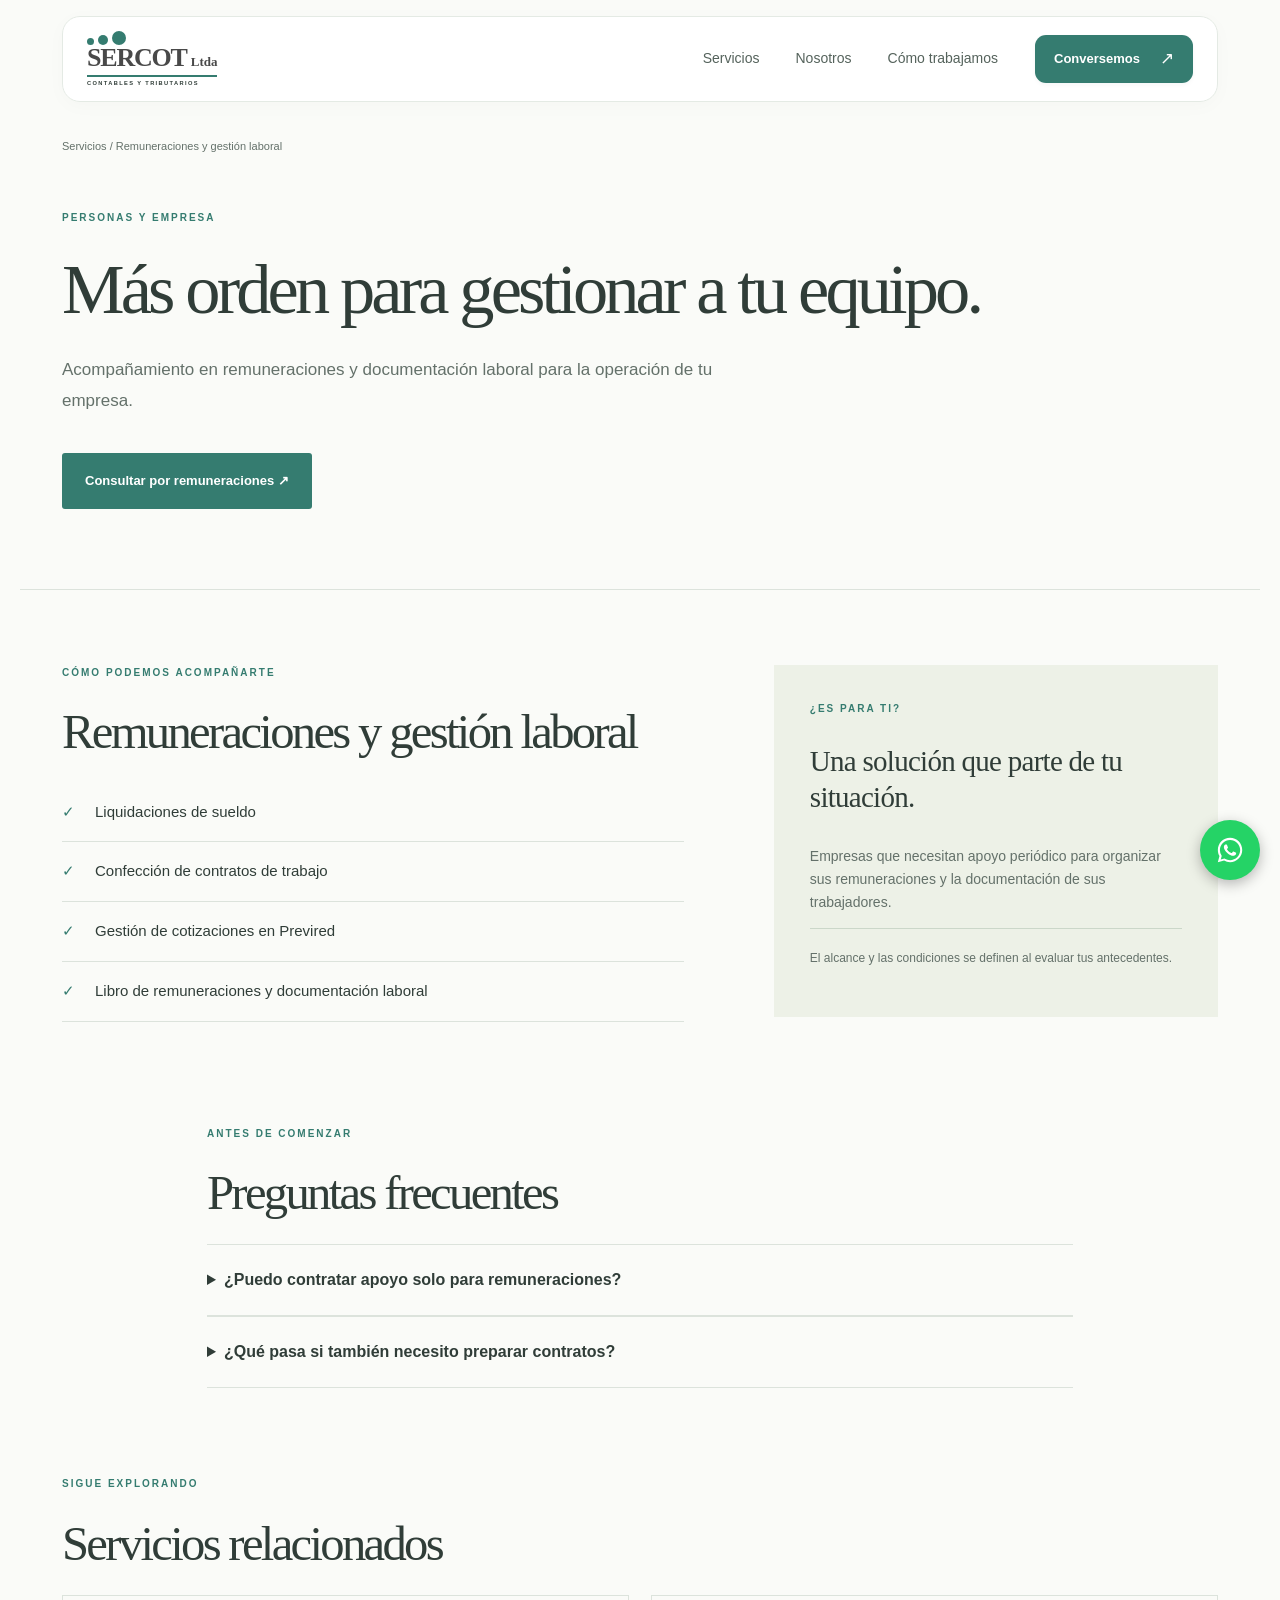
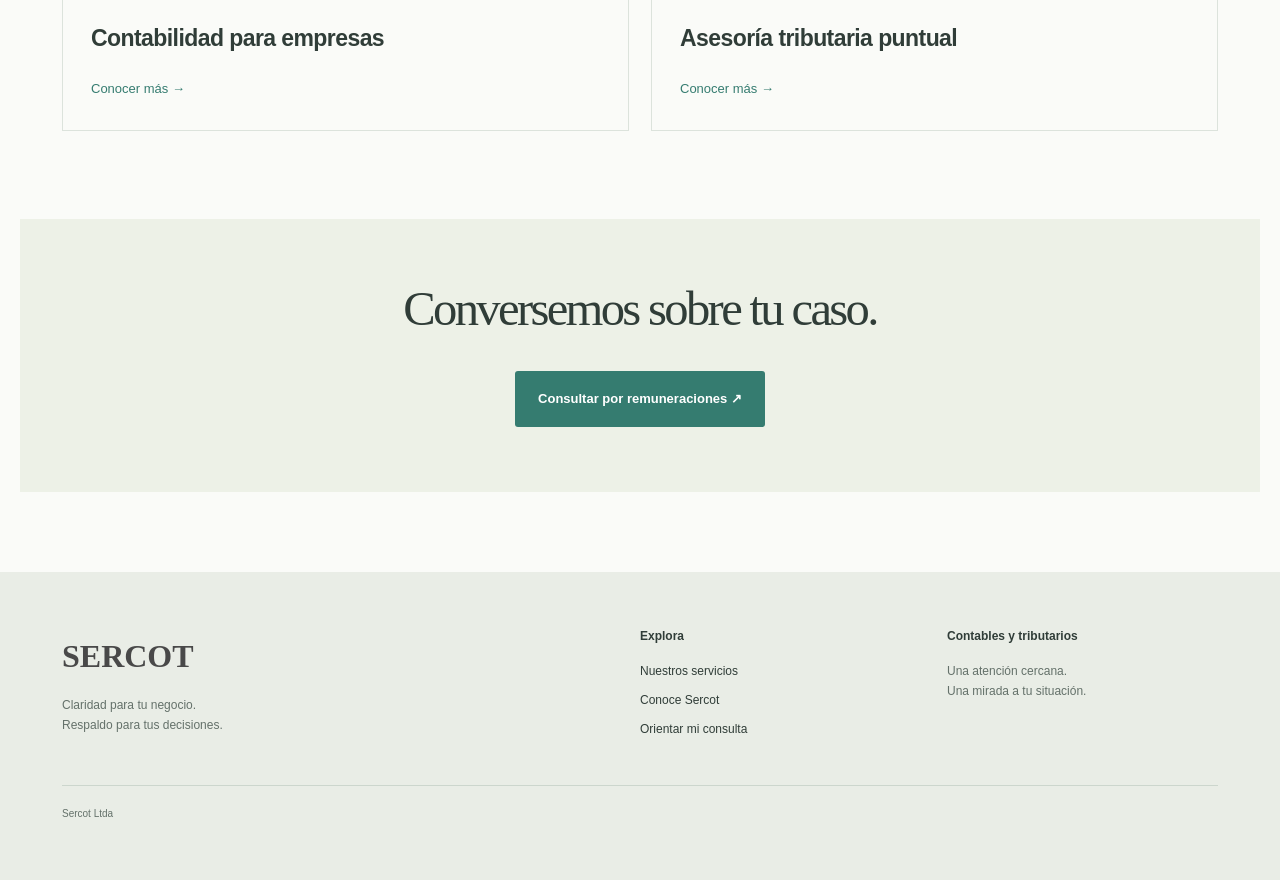
<file: web/servicios/remuneraciones.html>
<!doctype html><html lang="es-CL"><head><meta charset="utf-8"><meta name="viewport" content="width=device-width,initial-scale=1"><meta name="robots" content="index,follow"><link rel="canonical" href="https://sercot.cl/servicios/remuneraciones.html"><title>Remuneraciones y gestión laboral | Sercot</title><meta name="description" content="Acompañamiento en remuneraciones y documentación laboral para la operación de tu empresa."><meta name="theme-color" content="#357c70"><link rel="stylesheet" href="../assets/style.css?v=16"><script src="../assets/app.js?v=13" defer></script></head><body>
<a class="skip" href="#contenido">Saltar al contenido</a>
<header><a class="brand" href="../index.html" aria-label="Sercot, inicio"><span class="brand-dots" aria-hidden="true"><i></i><i></i><i></i></span><strong>SERCOT<span>Ltda</span></strong><small>CONTABLES Y TRIBUTARIOS</small></a><button class="menu-toggle" aria-expanded="false" aria-controls="navigation">Menú <span>☰</span></button><nav id="navigation" aria-label="Navegación principal"><a href="../servicios/index.html">Servicios</a><a href="../nosotros.html">Nosotros</a><a href="../index.html#como-trabajamos">Cómo trabajamos</a><a class="button small" href="../contacto.html">Conversemos <span aria-hidden="true">↗</span></a></nav></header>
<main id="contenido"><section class="service-hero wrap"><a class="breadcrumb" href="index.html">Servicios / Remuneraciones y gestión laboral</a><p class="eyebrow">PERSONAS Y EMPRESA</p><h1>Más orden para gestionar a tu equipo.</h1><p class="lead">Acompañamiento en remuneraciones y documentación laboral para la operación de tu empresa.</p><a class="button" href="../contacto.html?servicio=remuneraciones">Consultar por remuneraciones ↗</a></section><section class="wrap service-details"><div><p class="eyebrow">CÓMO PODEMOS ACOMPAÑARTE</p><h2>Remuneraciones y gestión laboral</h2><ul class="checklist"><li><span>✓</span>Liquidaciones de sueldo</li><li><span>✓</span>Confección de contratos de trabajo</li><li><span>✓</span>Gestión de cotizaciones en Previred</li><li><span>✓</span>Libro de remuneraciones y documentación laboral</li></ul></div><aside><p class="eyebrow">¿ES PARA TI?</p><h3>Una solución que parte de tu situación.</h3><p>Empresas que necesitan apoyo periódico para organizar sus remuneraciones y la documentación de sus trabajadores.</p><p class="aside-note">El alcance y las condiciones se definen al evaluar tus antecedentes.</p></aside></section><section class="wrap faq section"><p class="eyebrow">ANTES DE COMENZAR</p><h2>Preguntas frecuentes</h2><details><summary>¿Puedo contratar apoyo solo para remuneraciones?</summary><p>Podemos evaluar la gestión de remuneraciones y documentación laboral que necesita tu empresa y acordar su alcance.</p></details><details><summary>¿Qué pasa si también necesito preparar contratos?</summary><p>Indícalo junto con la gestión de remuneraciones para revisar ambas necesidades en la misma consulta.</p></details></section><section class="wrap section related"><p class="eyebrow">SIGUE EXPLORANDO</p><h2>Servicios relacionados</h2><div class="related-grid"><a href="contabilidad-empresas.html"><h3>Contabilidad para empresas</h3><span>Conocer más →</span></a><a href="asesoria-tributaria.html"><h3>Asesoría tributaria puntual</h3><span>Conocer más →</span></a></div></section><section class="closing wrap"><h2>Conversemos sobre tu caso.</h2><a class="button" href="../contacto.html?servicio=remuneraciones">Consultar por remuneraciones ↗</a></section></main><footer><div><span class="footer-brand">SERCOT</span><p>Claridad para tu negocio.<br>Respaldo para tus decisiones.</p></div><div><h2>Explora</h2><a href="../servicios/index.html">Nuestros servicios</a><a href="../nosotros.html">Conoce Sercot</a><a href="../contacto.html">Orientar mi consulta</a></div><div><h2>Contables y tributarios</h2><p>Una atención cercana.<br>Una mirada a tu situación.</p></div><div class="footer-bottom">Sercot Ltda</div></footer><a class="whatsapp-float" href="https://wa.me/56973082614?text=Hola%2C%20quiero%20consultar%20con%20Sercot" target="_blank" rel="noopener" aria-label="Escríbenos por WhatsApp"><svg viewBox="0 0 32 32" width="30" height="30" aria-hidden="true" focusable="false"><path fill="currentColor" d="M16.04 3C8.86 3 3.03 8.82 3.03 16c0 2.29.6 4.53 1.74 6.5L3 29l6.68-1.75A13 13 0 0 0 16.04 29C23.22 29 29.05 23.18 29.05 16S23.22 3 16.04 3Zm0 23.8c-1.95 0-3.86-.53-5.53-1.52l-.4-.24-3.96 1.04 1.06-3.86-.26-.4A10.77 10.77 0 0 1 5.24 16c0-5.96 4.85-10.8 10.8-10.8 5.96 0 10.8 4.84 10.8 10.8 0 5.95-4.84 10.8-10.8 10.8Zm5.92-8.08c-.32-.16-1.92-.95-2.22-1.06-.3-.1-.51-.16-.73.16-.22.32-.84 1.06-1.03 1.28-.19.21-.38.24-.7.08-.32-.16-1.37-.5-2.6-1.6-.96-.86-1.6-1.91-1.8-2.23-.19-.32-.02-.5.14-.66.15-.14.32-.38.48-.57.16-.19.21-.32.32-.54.1-.21.05-.4-.03-.56-.08-.16-.73-1.76-1-2.4-.26-.63-.53-.54-.73-.55h-.62c-.21 0-.56.08-.85.4-.29.32-1.12 1.1-1.12 2.68s1.15 3.1 1.31 3.32c.16.21 2.27 3.46 5.5 4.85.77.33 1.37.53 1.84.68.77.24 1.47.21 2.03.13.62-.09 1.92-.78 2.19-1.54.27-.75.27-1.4.19-1.54-.08-.13-.29-.21-.61-.37Z"/></svg></a></body></html>
</file>
<file: web/assets/style.css>
:root{--green:#357c70;--dark:#173e36;--ink:#303d38;--gray:#494949;--cream:#f6f5ef;--line:#dce3dc;--muted:#64716a}*{box-sizing:border-box}html{scroll-behavior:smooth;scroll-padding-top:110px}body{margin:0;background:#fafbf8;color:var(--ink);font-family:Arial,Helvetica,sans-serif;font-size:16px;line-height:1.65}a{color:inherit;text-decoration:none}button,select{font:inherit}button,a,select,summary{touch-action:manipulation}a:focus-visible,button:focus-visible,summary:focus-visible,select:focus-visible{outline:3px solid #b68b3e;outline-offset:5px}img{display:block;max-width:100%;object-fit:cover}h1,h2,h3,p{margin-top:0}h1,h2{font-family:Georgia,'Times New Roman',serif;font-weight:400;letter-spacing:-.055em;line-height:1.06}h1{font-size:clamp(44px,5.5vw,79px);margin-bottom:28px}h2{font-size:clamp(35px,3.8vw,54px);margin-bottom:24px}h3{font-size:23px;letter-spacing:-.025em;line-height:1.25}em{font-weight:400;color:var(--green)}.wrap{max-width:1240px;margin:auto;padding-left:42px;padding-right:42px}.preview{background:var(--dark);color:#dceae2;font-size:11px;text-align:center;padding:5px;letter-spacing:.12em}.skip{position:absolute;top:-100px;left:20px;background:white;padding:16px;z-index:20}.skip:focus{top:10px}header{max-width:1360px;margin:auto;display:flex;align-items:center;justify-content:space-between;gap:24px;padding:24px 52px;border-bottom:1px solid var(--line)}.brand{display:block;position:relative;padding-top:18px;line-height:1}.brand strong{font-family:Georgia,serif;color:var(--gray);font-size:32px;letter-spacing:-1.5px}.brand strong span{font-size:16px;letter-spacing:0;margin-left:5px}.brand small{display:block;font-size:7px;font-weight:bold;letter-spacing:1.7px;margin-top:6px;border-top:3px solid var(--green);padding-top:5px}.brand-dots{position:absolute;top:0;display:flex;gap:5px;align-items:flex-end;height:17px}.brand-dots i{width:9px;height:9px;border-radius:50%;background:var(--green)}.brand-dots i:nth-child(2){width:13px;height:13px}.brand-dots i:nth-child(3){width:17px;height:17px}nav{display:flex;align-items:center;gap:32px;font-size:13px;font-weight:600}header nav>a:not(.button):hover,.text-link:hover{color:var(--green)}.button{display:inline-flex;align-items:center;justify-content:center;gap:24px;background:var(--green);color:white;border:1px solid transparent;border-radius:3px;padding:16px 22px;font-size:13px;font-weight:600;cursor:pointer;transition:background .2s,transform .2s}.button:hover{background:var(--dark);transform:translateY(-1px)}.button.small{padding:12px 18px}.menu-toggle{display:none}.hero{display:grid;grid-template-columns:1fr 1fr;gap:60px;padding-top:64px;padding-bottom:76px;align-items:center}.eyebrow{font-size:10px;font-weight:700;color:var(--green);letter-spacing:2px;margin-bottom:26px}.lead{font-size:17px;line-height:1.8;color:var(--muted);max-width:490px}.actions{display:flex;align-items:center;gap:24px;margin-top:32px}.text-link{font-size:13px;font-weight:700;border-bottom:1px solid var(--green);padding-bottom:5px}.hero-foot{font-size:9px;letter-spacing:1.5px;color:var(--muted);margin:40px 0 0}.hero-visual{position:relative;padding:0 0 28px 0}.hero-visual>img{width:100%;height:565px;border-radius:140px 3px 3px 3px;object-position:50% 50%;filter:saturate(.8)}.image-label{position:absolute;top:24px;right:18px;background:#fffdf6eb;padding:8px 13px;font-size:10px;border-radius:24px;display:flex;align-items:center;gap:7px}.dot{width:6px;height:6px;border-radius:50%;background:var(--green)}.visual-note{position:absolute;bottom:0;left:-26px;background:var(--dark);padding:23px 32px;color:white;box-shadow:0 12px 30px #18352c14;min-width:260px}.visual-note span{display:block;font-size:12px;color:#c4d9cb}.visual-note strong{font-family:Georgia,serif;font-size:27px;font-weight:400}.value-strip{border-top:1px solid var(--line);border-bottom:1px solid var(--line);display:flex;justify-content:space-evenly;gap:20px;padding:22px 30px;font-size:12px;color:var(--muted);letter-spacing:1px}.section{padding-top:88px;padding-bottom:88px}.section-head{display:flex;justify-content:space-between;align-items:end;margin-bottom:40px;gap:50px}.section-head>p{max-width:355px;color:var(--muted);font-size:15px}.section-head h2{margin-bottom:0}.service-grid{display:grid;grid-template-columns:repeat(3,1fr);border-left:1px solid var(--line);border-top:1px solid var(--line)}.service-card{padding:28px;border-right:1px solid var(--line);border-bottom:1px solid var(--line);display:flex;flex-direction:column;min-height:310px;background:#fff;transition:background .2s}.service-card:hover{background:#eef3ed}.card-num{display:flex;justify-content:space-between;color:var(--green);font-size:11px;margin-bottom:37px}.card-num>span{font-size:22px}.service-card h3{max-width:260px;font-size:23px}.service-card p{font-size:13px;color:var(--muted);margin-bottom:26px}.card-link{margin-top:auto;font-size:11px;font-weight:bold;color:var(--green);display:flex;justify-content:space-between}.approach{background:var(--dark);color:#fff;padding:80px 0}.approach-grid{display:grid;grid-template-columns:1fr 1fr;gap:90px}.approach .eyebrow{color:#bed3ad}.approach em{color:#b8d3b2}.approach p{color:#c2d2ca;font-size:14px}.approach .light{background:#e6ebd9;color:var(--dark);margin-top:20px}.steps{list-style:none;padding:0;margin:0}.steps li{display:flex;gap:28px;border-bottom:1px solid #48665b;padding:20px 0}.steps li>span{color:#9dba9d;font-size:12px;padding-top:3px}.steps h3{font-size:20px;margin-bottom:8px}.steps p{margin-bottom:8px}.about-teaser{display:grid;grid-template-columns:1fr 1fr;gap:70px;align-items:center}.about-teaser img{height:420px;width:100%;border-radius:3px}.about-teaser p:not(.eyebrow){color:var(--muted);font-size:15px}.closing{text-align:center;background:#edf1e7;padding-top:65px;padding-bottom:65px;margin-bottom:80px}.closing h2{max-width:700px;margin-left:auto;margin-right:auto}.closing .button{margin-top:12px}footer{background:#e9ede6;padding:58px max(42px,calc((100% - 1156px)/2));display:grid;grid-template-columns:2fr 1fr 1fr;gap:36px}.footer-brand{font-family:Georgia,serif;font-size:32px;color:var(--gray);font-weight:bold}.footer-bottom{grid-column:1/-1;border-top:1px solid #ccd6cd;padding-top:20px;display:flex;justify-content:space-between;font-size:10px;color:var(--muted)}footer h2{font-family:Arial,sans-serif;font-size:12px;letter-spacing:0;font-weight:bold;margin-bottom:20px}footer a{display:block;margin-bottom:9px;font-size:12px}footer p{font-size:12px;color:var(--muted);margin-top:14px}.narrow{max-width:700px;margin-bottom:45px}.service-hero{padding-top:35px;padding-bottom:80px;border-bottom:1px solid var(--line)}.breadcrumb{display:block;font-size:11px;color:var(--muted);margin-bottom:55px}.service-hero h1{max-width:920px}.service-hero .lead{max-width:660px}.service-hero .button{margin-top:20px}.service-details{display:grid;grid-template-columns:1.4fr 1fr;gap:90px;padding-top:75px}.checklist{list-style:none;padding:0}.checklist li{padding:17px 0;border-bottom:1px solid var(--line);font-size:15px;display:flex;gap:20px}.checklist span{color:var(--green)}aside{background:#edf1e7;padding:36px;align-self:start}aside p{font-size:14px;color:var(--muted)}aside h3{font-family:Georgia,serif;font-size:29px;font-weight:400}.aside-note{border-top:1px solid #cbd7c9;padding-top:20px;font-size:12px}.faq{max-width:950px}details{border-top:1px solid var(--line);border-bottom:1px solid var(--line);padding:22px 0}summary{cursor:pointer;font-weight:600;padding-right:20px}details p{margin:20px 0 0;color:var(--muted)}.related{padding-top:0}.related-grid{display:grid;grid-template-columns:1fr 1fr;gap:22px}.related-grid a{border:1px solid var(--line);padding:28px}.related-grid span{color:var(--green);font-size:13px}.about-wide{width:100%;height:530px;object-position:50% 40%;margin-top:50px}.about-columns{display:grid;grid-template-columns:1fr 1fr;gap:60px;padding-top:0}.about-columns p{color:var(--muted)}.contact-grid{display:grid;grid-template-columns:1fr 1fr;gap:70px;align-items:start;min-height:660px}.contact-note{border-left:2px solid var(--green);padding-left:20px;margin-top:35px;max-width:450px}.contact-note strong{font-size:12px}.contact-note p{font-size:12px;color:var(--muted)}.guide{background:white;border:1px solid var(--line);padding:38px}.guide-label{font-size:10px;color:var(--green);letter-spacing:1.5px}.guide h2{font-size:35px;margin-top:25px}.guide label{display:block;font-size:12px;font-weight:600;margin-bottom:8px}.guide select{width:100%;padding:14px 10px;background:#fafbf8;border:1px solid #b6c9be;border-radius:3px;font-size:13px;min-height:48px}.guide button{width:100%;margin-top:18px}.guide-foot{font-size:11px;color:var(--muted);margin-top:20px;margin-bottom:0}#guide-result:not(:empty){padding:20px;background:#edf1e7;margin-top:24px;font-size:14px}#guide-result a{display:block;text-decoration:underline;color:var(--green);margin-top:12px}#guide-result p{margin-bottom:0}#guide-result h3{font-size:19px}
@media(min-width:1100px){.service-grid>.service-card:last-child{grid-column:span 3;min-height:210px;display:grid;grid-template-columns:65px 1fr 1fr;gap:25px;align-items:start}.service-card:last-child .card-link{grid-column:2/4;max-width:240px;width:100%}}
@media(max-width:900px){header{padding:22px 28px}nav{gap:17px}.wrap{padding-left:28px;padding-right:28px}.hero{gap:32px}.hero-visual>img{height:490px}.actions{flex-wrap:wrap}.service-grid{grid-template-columns:repeat(2,1fr)}.approach-grid{gap:45px}.about-teaser{gap:40px}.contact-grid{gap:35px}.service-details{gap:40px}.visual-note{left:-10px;min-width:230px}}
@media(max-width:650px){html{scroll-padding-top:20px}header{position:relative;padding:18px 22px}.preview{font-size:9px}.brand strong{font-size:28px}.brand small{font-size:6px}.menu-toggle{display:flex;gap:12px;align-items:center;background:transparent;border:1px solid var(--line);padding:10px 13px;font-size:12px}nav{display:none;position:absolute;top:100%;left:0;right:0;z-index:10;background:#fafbf8;padding:24px;border-bottom:1px solid var(--line);box-shadow:0 15px 20px #173e3610}nav.open{display:flex;flex-direction:column;align-items:stretch;gap:20px}.wrap{padding-left:23px;padding-right:23px}.hero{grid-template-columns:1fr;padding-top:42px;padding-bottom:45px;gap:32px}.hero h1{font-size:57px}.eyebrow{font-size:9px;letter-spacing:1.6px;margin-bottom:22px}.lead{font-size:15px}.hero-foot{margin-top:25px}.hero-visual{padding-bottom:24px}.hero-visual>img{height:390px;border-radius:95px 3px 3px 3px;object-position:50% 45%}.visual-note{left:12px;padding:17px 23px}.visual-note strong{font-size:25px}.image-label{right:10px;top:15px;font-size:9px}.value-strip{display:grid;grid-template-columns:1fr 1fr;text-align:center;gap:13px;font-size:10px}.section{padding-top:56px;padding-bottom:56px}.section-head{display:block;margin-bottom:30px}.section-head>p{margin-top:24px}.service-grid{grid-template-columns:1fr}.service-card{min-height:260px;padding:24px}.card-num{margin-bottom:23px}.service-card h3{max-width:none}.approach{padding:55px 0}.approach-grid,.about-teaser,.service-details,.about-columns,.contact-grid{grid-template-columns:1fr;gap:36px}.about-teaser img{height:310px}.closing{margin:0 16px 55px;padding:43px 22px}footer{padding:40px 23px;grid-template-columns:1fr 1fr;gap:30px}footer>div:first-child{grid-column:1/-1}.footer-bottom{display:block}.footer-bottom span{display:block;margin-top:10px}.service-hero{padding-top:25px;padding-bottom:45px}.breadcrumb{margin-bottom:34px;font-size:10px}.service-hero h1{font-size:46px}.service-details{padding-top:45px}.related-grid{grid-template-columns:1fr}.about-wide{height:330px;margin-top:30px}.about-columns{padding-top:0}.contact-grid h1{font-size:49px}.guide{padding:25px}.guide h2{font-size:32px}.contact-grid{padding-bottom:60px}.actions{gap:20px}.button{padding:15px 18px}.related{padding-top:0}}
@media(prefers-reduced-motion:reduce){html{scroll-behavior:auto}*{transition:none!important}}

/* Compact navigation proposal: shared across the site. */
header{position:sticky;top:12px;z-index:15;max-width:1156px;min-height:84px;margin:16px auto 0;padding:14px 24px;gap:28px;background:rgba(255,255,255,.94);backdrop-filter:blur(16px);border:1px solid #e4eae4;border-radius:18px;box-shadow:0 4px 20px #173e3606;font-family:'Segoe UI',Arial,sans-serif}
header .brand{flex-shrink:0;padding-top:14px}
header .brand strong{font-size:26px;letter-spacing:-1.2px}
header .brand strong span{font-size:13px;margin-left:4px}
header .brand small{font-size:5.7px;letter-spacing:1.38px;margin-top:4px;border-top-width:2px;padding-top:4px}
header .brand-dots{height:14px;gap:4px}
header .brand-dots i{width:7px;height:7px}
header .brand-dots i:nth-child(2){width:10px;height:10px}
header .brand-dots i:nth-child(3){width:14px;height:14px}
header nav{gap:6px;font-size:14px;font-weight:500;line-height:1.4}
header nav>a:not(.button){padding:12px 15px;border-radius:10px;color:#55635c;transition:background .18s,color .18s}
header nav>a:not(.button):hover,header nav>a[aria-current="page"]{background:#f0f5ef;color:#245d52}
header nav .button.small{min-height:44px;padding:11px 18px;margin-left:16px;border-radius:11px;font-size:13px;font-weight:600;gap:20px;box-shadow:0 2px 4px #173e360a}
header nav .button span{font-size:17px;font-weight:400}
@media(max-width:1200px){header{margin-left:28px;margin-right:28px}}
@media(max-width:850px){header{padding:13px 18px;gap:16px}header nav{gap:0;font-size:12px}header nav>a:not(.button){padding:12px 10px}header nav .button.small{margin-left:8px;padding:11px 13px;gap:12px}}
@media(max-width:700px){header{top:8px;min-height:74px;margin:10px 14px 0;padding:11px 15px;border-radius:15px;gap:14px}header .menu-toggle{display:flex;align-items:center;gap:12px;min-height:44px;border:1px solid #e1e8df;border-radius:10px;padding:9px 13px;background:#f7f9f4;color:var(--dark);font-size:12px}header nav{display:none;position:absolute;top:calc(100% + 8px);left:0;right:0;padding:12px;background:#fff;border:1px solid #e4eae4;border-radius:15px;box-shadow:0 12px 28px #173e3612;font-size:14px}header nav.open{display:flex;flex-direction:column;align-items:stretch;gap:4px}header nav>a:not(.button){padding:14px}header nav .button.small{margin:6px 0 0;padding:13px 16px}.hero{padding-top:40px}}
/* Consultation journey: preserve the selected service and move forward. */
[hidden]{display:none!important}.journey-steps{font-size:11px;color:var(--green);letter-spacing:.2px;padding-bottom:16px;border-bottom:1px solid var(--line);margin-bottom:22px}.guide #guide-result:not(:empty){background:transparent;padding:0;margin-top:22px}.chosen-service{padding:18px;background:#edf1e7;border-radius:10px;margin-bottom:26px}.chosen-service small,.consultation-summary small{display:block;font-size:9px;letter-spacing:1.2px;color:var(--green);margin-bottom:6px}.chosen-service strong{display:block;font-size:16px;line-height:1.4}.guide button.secondary-action{display:block;background:transparent;border:0;padding:5px 0;color:var(--green);width:auto;font-size:12px;text-decoration:underline;cursor:pointer;margin-top:12px}.guide .field-help{font-size:13px;color:var(--muted);margin-bottom:12px;line-height:1.6}.guide textarea{display:block;width:100%;resize:vertical;min-height:150px;border:1px solid #b6c9be;border-radius:8px;background:#fafbf8;padding:14px;font:inherit;font-size:14px;line-height:1.6;color:var(--ink)}.guide textarea:focus-visible{outline:3px solid #b68b3e;outline-offset:3px}.consultation-summary{padding:22px;border:1px solid var(--line);border-radius:10px}.consultation-summary p{white-space:pre-wrap;overflow-wrap:anywhere}.guide .delivery-note{font-size:12px;margin-top:20px;color:var(--muted)}.copy-status{font-size:12px;color:var(--green);margin-top:12px}
.guide input{display:block;width:100%;min-height:48px;border:1px solid #b6c9be;border-radius:8px;background:#fafbf8;padding:12px 14px;font:inherit;font-size:15px;color:var(--ink);margin-bottom:22px}.guide input:focus-visible{outline:3px solid #b68b3e;outline-offset:3px}.chosen-service p{font-size:13px;white-space:pre-wrap;overflow-wrap:anywhere;margin-top:12px}.journey-steps{line-height:1.8}
.guide .welcome-copy{font-size:15px;line-height:1.75;color:var(--muted);margin-bottom:26px}.situation-options{border:0;padding:0;margin:0 0 20px;min-width:0}.situation-options legend{font-weight:600;font-size:15px;margin-bottom:14px}.guide .situation-option{display:flex;align-items:center;gap:12px;border:1px solid #d6e1d7;border-radius:12px;padding:15px;margin-bottom:10px;cursor:pointer;font-weight:500;font-size:14px;transition:background .2s,border-color .2s;background:#fff}.guide .situation-option:hover{background:#f5f8f0;border-color:var(--green)}.guide .situation-option:has(input:checked){background:#edf4e9;border-color:var(--green);box-shadow:inset 0 0 0 1px var(--green)}.guide .situation-option input{width:17px;height:17px;min-height:0;padding:0;margin:0;flex-shrink:0;accent-color:var(--green)}.option-arrow{margin-left:auto;color:var(--green)}.situation-guidance:empty{display:none}.situation-guidance{border-left:3px solid var(--green);padding:12px 16px;background:#f3f6ee;font-size:13px;line-height:1.7;margin-bottom:25px}.guide:has(.welcome-copy) h2{font-size:32px;line-height:1.15;letter-spacing:-.035em}.guide:has(.welcome-copy) .chosen-service{padding:12px 16px}.guide:has(.welcome-copy) .chosen-service strong{font-size:13px}.guide:has(.welcome-copy) .field-help{display:none}.guide:has(.welcome-copy) textarea{min-height:100px}.guide:has(.welcome-copy) .guide-label{display:none}@media(max-width:650px){.guide:has(.welcome-copy) h2{font-size:29px}.guide .situation-option{padding:14px 12px;font-size:13px}}
.guide h2{scroll-margin-top:120px}
/* Explicit category navigation and hero action */
nav.value-strip{position:static;display:grid;grid-template-columns:repeat(4,1fr);gap:8px;padding:14px max(24px,calc((100% - 1156px)/2));background:transparent;box-shadow:none;font-size:14px;letter-spacing:0;font-weight:500}
.value-strip a{display:flex;align-items:center;justify-content:space-between;gap:12px;padding:16px;border-radius:10px;transition:background .2s,color .2s}
.value-strip a:hover,.value-strip a:focus-visible{background:#e8f0e9;color:var(--dark)}
.value-strip a span{color:var(--green)}
.visual-note-link{display:flex;justify-content:space-between;align-items:center;gap:24px;margin-top:15px;padding-top:12px;border-top:1px solid #718f81;font-size:13px;text-decoration:underline;text-underline-offset:4px}
.visual-note-link:hover{color:#d8edc9}.visual-note-link span{font-size:18px;color:inherit}
nav.category-links{position:static;display:flex;flex-wrap:wrap;gap:12px;background:transparent;box-shadow:none;padding:0;border:0}
.category-links a{padding:10px 17px;border:1px solid var(--line);border-radius:24px;font-size:14px}.category-links a:hover{background:#e8f0e9}
.category-section{padding-bottom:64px;scroll-margin-top:120px}
@media(max-width:650px){nav.value-strip{grid-template-columns:1fr 1fr;padding:12px 16px;gap:4px;font-size:13px}.value-strip a{padding:13px 10px}.category-section{scroll-margin-top:30px}.category-links a{font-size:13px}}
.category-section[hidden]{display:none}
.category-links a[aria-current="true"]{background:var(--green);border-color:var(--green);color:white}
.category-links{scroll-margin-top:120px}

.need-options{display:grid;gap:12px}.need-options button{text-align:left;display:flex;justify-content:space-between;align-items:center;width:100%;margin:0;padding:18px;border:1px solid #cbd9cf;border-radius:12px;background:#fafbf8;color:#173e36;font:inherit;cursor:pointer}.need-options button:hover{background:#e8f0e9}.need-options small{display:block;font-size:12px;color:#64716a;margin-top:4px}.compare-link{display:block;margin-top:22px;text-decoration:underline;font-size:13px}

/* Keep the first service choices visible on arrival. */
.catalog-intro{padding-top:28px;padding-bottom:24px}.catalog-intro .eyebrow{margin-bottom:12px}.catalog-intro h1{font-size:clamp(30px,3vw,42px);line-height:1.12;margin-bottom:12px}.catalog-intro h1 br{display:none}.catalog-intro h1 em:before{content:" "}.catalog-intro .lead{font-size:15px;line-height:1.5;margin-bottom:18px;max-width:760px}.category-section h2{font-size:30px;margin-bottom:16px}.category-section .service-card{min-height:245px;padding:22px}.category-section .card-num{margin-bottom:16px}@media(max-width:650px){.catalog-intro{padding-top:24px;padding-bottom:20px}.catalog-intro h1{font-size:30px}.category-section .service-card{min-height:220px}}

.category-section .service-grid{grid-template-columns:repeat(2,minmax(0,1fr))}.category-section .service-grid>.service-card:last-child{grid-column:auto;display:flex;min-height:245px;gap:0}.category-section .service-card:last-child .card-link{max-width:none;width:auto}@media(max-width:650px){.category-section .service-grid{grid-template-columns:1fr}}

/* Preserve contrast in every category interaction state. */
nav.category-links>a[aria-current="true"],nav.category-links>a[aria-current="true"]:hover,nav.category-links>a[aria-current="true"]:focus-visible{color:#fff;background:#357c70;border-color:#357c70}
nav.category-links>a[aria-current="true"]:hover{background:#245d52;border-color:#245d52}
nav.category-links>a:not([aria-current="true"]):hover{color:#173e36;background:#e8f0e9}

/* Reserve the catalog area so shorter categories do not pull the page upward. */
.category-section{min-height:660px}.category-section .service-grid{grid-auto-rows:minmax(265px,auto)}

/* Botón flotante de WhatsApp, siempre visible en la esquina inferior derecha. */
.whatsapp-float{position:fixed;right:20px;bottom:20px;z-index:30;display:flex;align-items:center;justify-content:center;width:60px;height:60px;border-radius:50%;background:#25d366;color:#fff;box-shadow:0 4px 14px rgba(0,0,0,.28);transition:transform .15s,box-shadow .15s}
.whatsapp-float:hover{transform:scale(1.07);box-shadow:0 6px 18px rgba(0,0,0,.34)}
.whatsapp-float:focus-visible{outline:3px solid #173e36;outline-offset:3px}
@media(max-width:650px){.whatsapp-float{right:14px;bottom:14px;width:56px;height:56px}}
@media(prefers-reduced-motion:reduce){.whatsapp-float{transition:none}}
</file>
